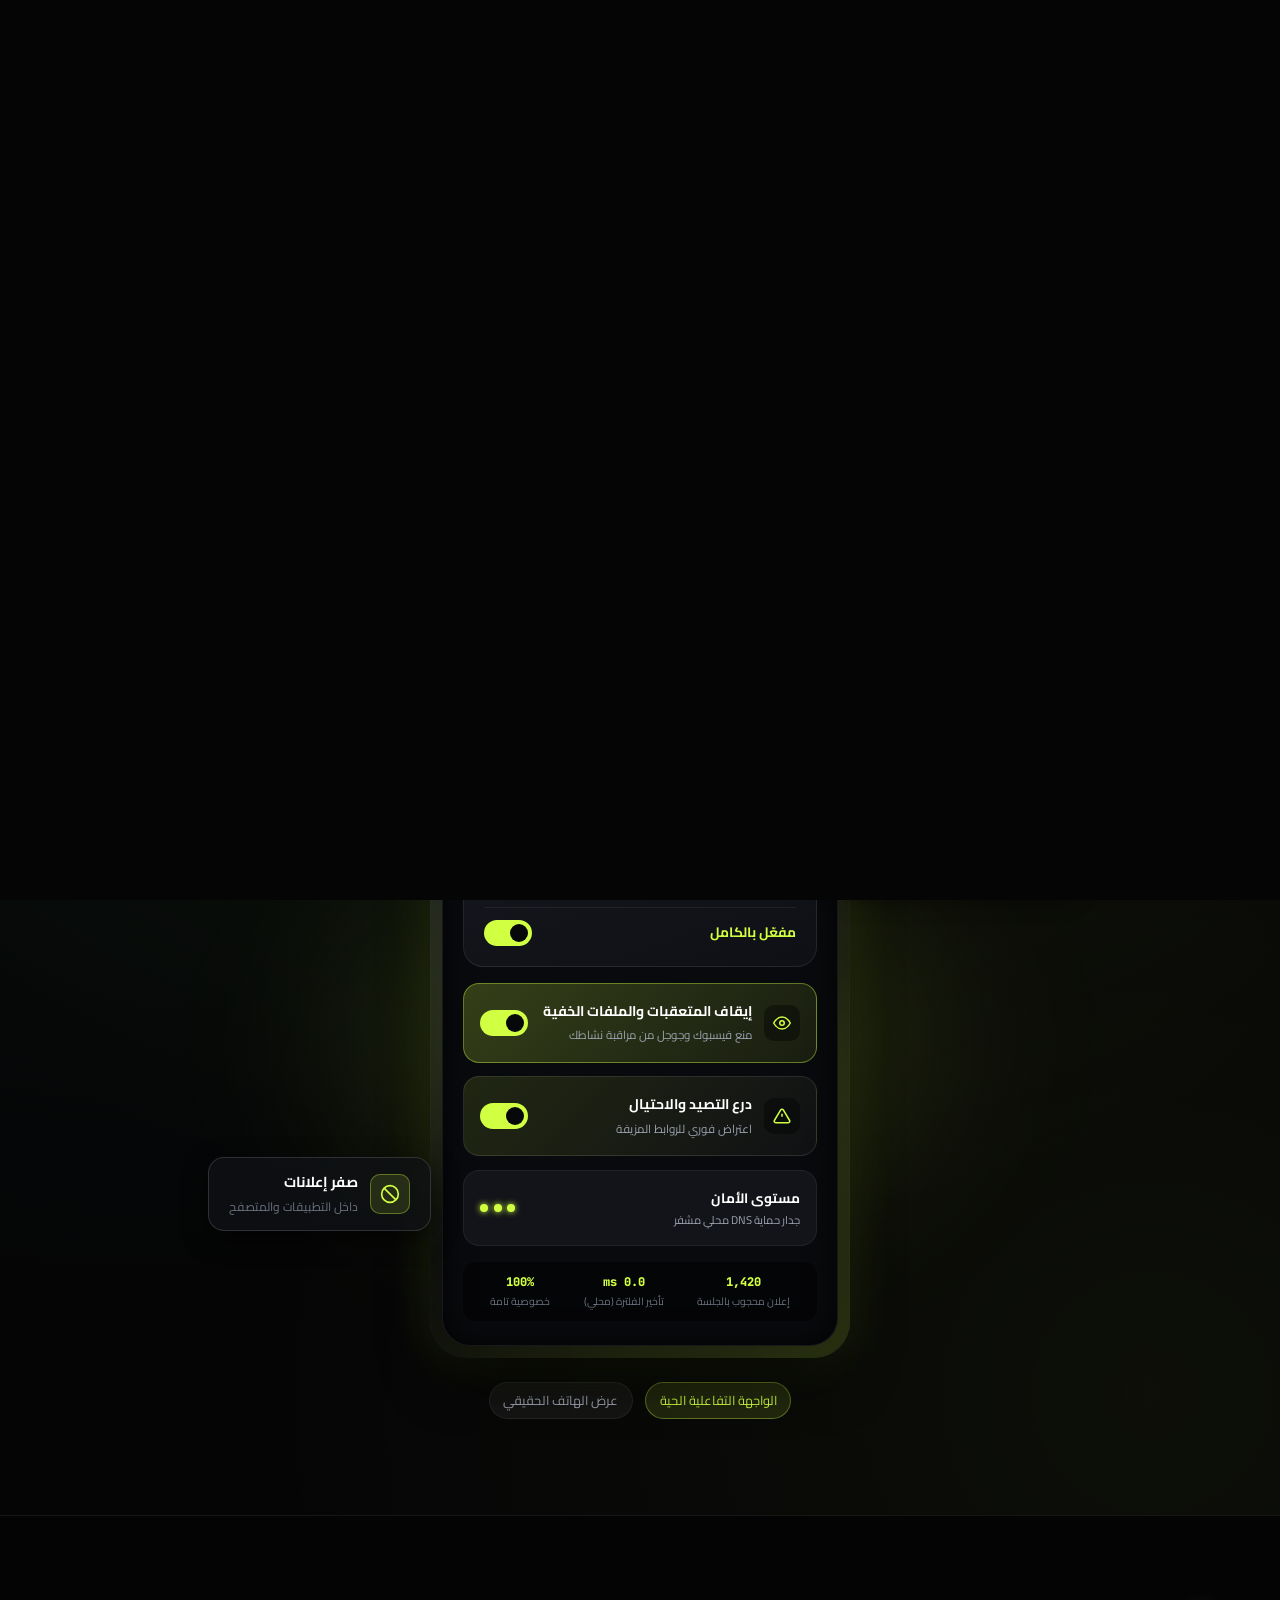
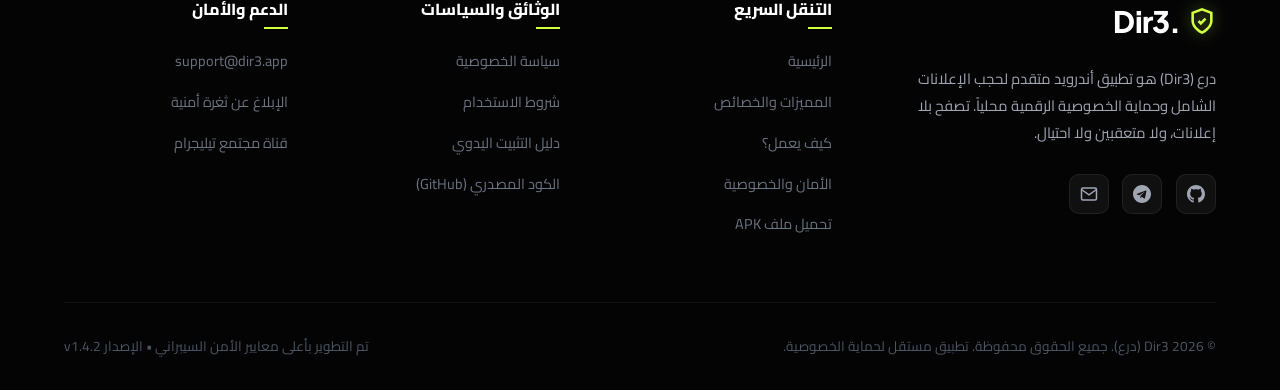
<file: index.html>
<!DOCTYPE html>
<html lang="ar" dir="rtl">
<head>
  <meta charset="UTF-8">
  <meta name="viewport" content="width=device-width, initial-scale=1.0">
  <title>Dir3 (درع) | الموقع الرسمي لتطبيق حجب الإعلانات وحماية الخصوصية للأندرويد</title>
  
  <!-- SEO & Social Meta Tags -->
  <link rel="canonical" href="https://nasty2009ww-web.github.io/dir3/">
  <meta name="robots" content="index, follow, max-image-preview:large, max-snippet:-1, max-video-preview:-1">
  <meta name="description" content="درع (Dir3) - الموقع الرسمي لتحميل تطبيق درع للأندرويد APK مجاناً. أقوى مانع إعلانات على مستوى النظام، إيقاف التتبع والاحتيال، وتسريع تصفح الإنترنت بدون روت.">
  <meta name="keywords" content="درع, تطبيق درع, برنامج درع, تنزيل درع, تحميل درع, درع apk, مانع الاعلانات, حجب الاعلانات, حظر الاعلانات للاندرويد, منع الاعلانات في التطبيقات, منع الاعلانات في الالعاب, تطبيق منع الاعلانات, adblocker android, dir3, dir3 apk, dir3 app, dir3 download, حماية الخصوصية, تسريع الانترنت, توفير البطارية, adblock عربي, بدون روت">
  <meta name="author" content="Dir3 Security Team">
  <meta name="theme-color" content="#050506">

  <!-- Favicon / App Icon -->
  <link rel="icon" type="image/png" href="assets/images/favicon.png?v=2">
  <link rel="shortcut icon" type="image/png" href="assets/images/favicon.png?v=2">
  <link rel="apple-touch-icon" href="assets/images/favicon.png?v=2">


  <!-- Open Graph / Facebook -->
  <meta property="og:type" content="website">
  <meta property="og:title" content="Dir3 (درع) - تصفّح بحرية. بدون إعلانات.">
  <meta property="og:description" content="تطبيق أندرويد متطور لحجب الإعلانات والمتعقبات والاحتيال مباشرة من جهازك عبر تقنية VPN المحلية.">
  <meta property="og:image" content="assets/images/hero-mockup.png">

  <!-- Twitter Card -->
  <meta name="twitter:card" content="summary_large_image">
  <meta name="twitter:title" content="Dir3 (درع) | حماية الخصوصية وحجب الإعلانات للأندرويد">
  <meta name="twitter:description" content="تصفح بلا إعلانات، ولا متعقبين ولا احتيال. احصل على ملف APK الرسمي.">
  <meta name="twitter:image" content="assets/images/hero-mockup.png">

  <!-- Google Fonts: Cairo for sleek modern Arabic & Plus Jakarta Sans for numbers/brand -->
  <link rel="preconnect" href="https://fonts.googleapis.com">
  <link rel="preconnect" href="https://fonts.gstatic.com" crossorigin>
  <link href="https://fonts.googleapis.com/css2?family=Cairo:wght@400;500;600;700;800;900&family=Plus+Jakarta+Sans:wght@500;700;800&family=JetBrains+Mono:wght@500&display=swap" rel="stylesheet">

  <!-- Stylesheets -->
  <link rel="stylesheet" href="css/style.css">
  <link rel="stylesheet" href="css/animations.css">

  <!-- Structured Data (JSON-LD) for SoftwareApplication -->
  <script type="application/ld+json">
  {
    "@context": "https://schema.org",
    "@type": "SoftwareApplication",
    "name": "Dir3 (درع)",
    "operatingSystem": "Android 8.0+",
    "applicationCategory": "SecurityApplication",
    "offers": {
      "@type": "Offer",
      "price": "0",
      "priceCurrency": "USD"
    },
    "description": "نظام حماية خصوصية وحجب إعلانات شامل على مستوى نظام أندرويد باستخدام فلترة محلية عبر الجهاز دون خوادم طرف ثالث.",
    "softwareVersion": "1.4.2"
  }
  </script>
</head>
<body>

  <!-- ====== Cinematic Video Intro Splash Screen ====== -->
  <div id="dir3-video-intro" class="video-intro-overlay" aria-hidden="true">
    <div class="video-intro-container">
      <video id="introVideo" class="intro-video-player" playsinline muted autoplay preload="auto" style="object-fit: contain; width: 100%; height: 100%; background: #050506;">
        <source src="gemini_generated_video_9db4b39d.mp4" type="video/mp4">
      </video>
    </div>
  </div>
  <script>
    (function() {
      const overlay = document.getElementById('dir3-video-intro');
      const video = document.getElementById('introVideo');
      if (!overlay || !video) return;

      document.documentElement.classList.add('intro-active');
      document.body.classList.add('intro-active');

      let finished = false;
      function finishIntro() {
        if (finished) return;
        finished = true;
        overlay.classList.add('is-finished');
        document.documentElement.classList.remove('intro-active');
        document.body.classList.remove('intro-active');
        setTimeout(function() {
          if (overlay.parentNode) {
            overlay.parentNode.removeChild(overlay);
          }
        }, 1000);
      }

      video.muted = true;
      const playPromise = video.play();
      if (playPromise !== undefined) {
        playPromise.catch(function() {
          finishIntro();
        });
      }

      video.addEventListener('ended', finishIntro);

      video.addEventListener('loadedmetadata', function() {
        const dur = video.duration;
        if (dur && !isNaN(dur) && isFinite(dur)) {
          setTimeout(finishIntro, (dur * 1000) + 300);
        }
      });

      // Safety fallback timeout
      setTimeout(finishIntro, 8000);
    })();
  </script>

<!-- Cyber Matrix Grid Background -->
  <div class="cyber-grid-bg" aria-hidden="true"></div>

  <!-- ==========================================================================
       1. Navigation Header
       ========================================================================== -->
  <header class="site-header" id="navbar">
    <div class="container nav-container">
      
      <!-- Brand Logo -->
      <a href="index.html" class="brand-logo" aria-label="الصفحة الرئيسية لتطبيق درع">
        <svg class="shield-icon" viewBox="0 0 24 24" fill="none" stroke="currentColor" stroke-width="2.2" stroke-linecap="round" stroke-linejoin="round">
          <path d="M12 22s8-4 8-10V5l-8-3-8 3v7c0 6 8 10 8 10z"/>
          <path d="m9 12 2 2 4-4"/>
        </svg>
        <span>.Dir3</span>
        <span class="brand-arabic-badge">درع</span>
      </a>

      <!-- Desktop Nav Menu -->
      <nav aria-label="القائمة الرئيسية">
        <ul class="nav-menu" id="navMenu">
          <li><a href="index.html" class="nav-link active">الرئيسية</a></li>
          <li><a href="features.html" class="nav-link">المميزات</a></li>
          <li><a href="how-it-works.html" class="nav-link">كيف يعمل؟</a></li>
          <li><a href="privacy.html" class="nav-link">الخصوصية والأمان</a></li>
          <li><a href="faq.html" class="nav-link">الأسئلة الشائعة</a></li>
        </ul>
      </nav>

      <!-- Nav CTA & Mobile Menu Button -->
      <div class="nav-actions">
        <a href="download.html" class="btn btn-primary btn-sm shimmer-btn">
          <svg viewBox="0 0 24 24" fill="none" stroke="currentColor" stroke-width="2.5" stroke-linecap="round" stroke-linejoin="round">
            <path d="M21 15v4a2 2 0 0 1-2 2H5a2 2 0 0 1-2-2v-4"/>
            <polyline points="7 10 12 15 17 10"/>
            <line x1="12" y1="15" x2="12" y2="3"/>
          </svg>
          <span>تحميل APK</span>
        </a>

        <button class="mobile-toggle" aria-label="فتح القائمة" aria-expanded="false" id="mobileMenuToggle">
          <span></span>
          <span></span>
          <span></span>
        </button>
      </div>

    </div>
  </header>

  <main>
    <!-- ==========================================================================
         2. Hero Section
         ========================================================================== -->
    <section class="hero-section" id="home">
      <div class="hero-glow-sphere" aria-hidden="true"></div>

      <div class="container">
        <div class="hero-content reveal">
          
          <!-- Smart Security Badge -->
          <div class="hero-badge-wrap">
            <div class="badge-pill">
              <span class="pulse-dot"></span>
              <span>حماية ذكية لهاتفك • بدون روت</span>
            </div>
          </div>

          <!-- Main Headlines -->
          <h1 class="hero-title">
            تصفّح بحرية.<br>
            <span class="text-neon">بدون إعلانات.</span>
          </h1>

          <!-- Subtitle -->
          <p class="hero-subtitle">
            درع يحمي خصوصيتك ويحجب الإعلانات والمتعقبات والاحتيالات مباشرة من جهازك. تصفح بلا إعلانات، ولا متعقبين ولا احتيال.
          </p>

          <!-- Action Buttons -->
          <div class="hero-cta-group">
            <a href="https://files.catbox.moe/pb0m6e.apk" class="btn btn-primary btn-lg shimmer-btn action-download-apk" download>
              <svg viewBox="0 0 24 24" fill="none" stroke="currentColor" stroke-width="2.5" stroke-linecap="round" stroke-linejoin="round">
                <path d="M21 15v4a2 2 0 0 1-2 2H5a2 2 0 0 1-2-2v-4"/>
                <polyline points="7 10 12 15 17 10"/>
                <line x1="12" y1="15" x2="12" y2="3"/>
              </svg>
              <span>تحميل Dir3 مجاناً</span>
            </a>

            <a href="features.html" class="btn btn-secondary btn-lg">
              <span>استكشف المميزات</span>
              <svg viewBox="0 0 24 24" fill="none" stroke="currentColor" stroke-width="2" stroke-linecap="round" stroke-linejoin="round">
                <polyline points="15 18 9 12 15 6"></polyline>
              </svg>
            </a>
          </div>

          <!-- Android Compatibility Meta -->
          <div class="hero-android-meta">
            <span>
              <svg viewBox="0 0 24 24" fill="none" stroke="currentColor" stroke-width="2" width="16" height="16">
                <rect x="5" y="2" width="14" height="20" rx="2" ry="2"></rect>
                <line x1="12" y1="18" x2="12.01" y2="18"></line>
              </svg>
              Android APK
            </span>
            <span class="separator"></span>
            <span>تحميل مباشر وآمن</span>
            <span class="separator"></span>
            <span data-config="file-size">18.4 ميجابايت</span>
          </div>

        </div>

        <!-- Realistic Smartphone Mockup Showcase -->
        <div class="hero-mockup-showcase reveal delay-1">
          <div class="mockup-ambient-glow" aria-hidden="true"></div>

          <!-- Floating Cyber Metric Badges -->
          <div class="floating-badge badge-right" aria-hidden="true">
            <div class="badge-icon-box">
              <svg viewBox="0 0 24 24" fill="none" stroke="currentColor" stroke-width="2">
                <path d="M12 22s8-4 8-10V5l-8-3-8 3v7c0 6 8 10 8 10z"/>
              </svg>
            </div>
            <div class="badge-text-box">
              <h5>فلترة محلية 100%</h5>
              <p>بدون إرسال طلباتك للسحابة</p>
            </div>
          </div>

          <div class="floating-badge badge-left" aria-hidden="true">
            <div class="badge-icon-box">
              <svg viewBox="0 0 24 24" fill="none" stroke="currentColor" stroke-width="2">
                <circle cx="12" cy="12" r="10"></circle>
                <line x1="4.93" y1="4.93" x2="19.07" y2="19.07"></line>
              </svg>
            </div>
            <div class="badge-text-box">
              <h5>صفر إعلانات</h5>
              <p>داخل التطبيقات والمتصفح</p>
            </div>
          </div>

          <!-- Interactive Simulator Mockup -->
          <div id="simMockupWrapper">
            <div class="phone-mockup-card">
              <div class="phone-screen">
                
                <!-- Status Bar -->
                <div class="phone-status-bar">
                  <span>9:41</span>
                  <div class="status-icons">
                    <svg viewBox="0 0 24 24" fill="currentColor"><path d="M12 3c-4.97 0-9 4.03-9 9 0 2.12.74 4.07 1.97 5.61L12 22l7.03-4.39C20.26 16.07 21 14.12 21 12c0-4.97-4.03-9-9-9z"/></svg>
                    <svg viewBox="0 0 24 24" fill="currentColor"><path d="M15.67 4H14V2h-4v2H8.33C7.6 4 7 4.6 7 5.33v15.33C7 21.4 7.6 22 8.33 22h7.33c.74 0 1.34-.6 1.34-1.33V5.33C17 4.6 16.4 4 15.67 4z"/></svg>
                  </div>
                </div>

                <!-- App Header -->
                <div class="app-header">
                  <div class="app-brand">
                    <svg class="shield-icon-sm" viewBox="0 0 24 24" fill="none" stroke="currentColor" stroke-width="2.5">
                      <path d="M12 22s8-4 8-10V5l-8-3-8 3v7c0 6 8 10 8 10z"/>
                      <path d="m9 12 2 2 4-4"/>
                    </svg>
                    <span>Dir3 Shield</span>
                  </div>
                  <div class="app-status-badge" id="mockupStatusBadge">
                    <span class="mini-dot"></span>
                    الحماية نشطة
                  </div>
                </div>

                <!-- Main AdBlock Switch Card -->
                <div class="app-card-main">
                  <div class="app-card-title">
                    <svg viewBox="0 0 24 24" fill="none" stroke="var(--color-accent)" stroke-width="2" width="18" height="18">
                      <rect x="3" y="11" width="18" height="11" rx="2" ry="2"></rect>
                      <path d="M7 11V7a5 5 0 0 1 10 0v4"></path>
                    </svg>
                    <span>حجب الإعلانات الشامل</span>
                  </div>
                  <p class="app-card-desc">
                    أنت تتصفح بأمان فائق الآن. يتم فحص كل طلب محلياً وحجب الإعلانات والمتعقبات فوراً.
                  </p>
                  <div class="app-main-toggle-wrap">
                    <span class="app-toggle-state-text" id="mockupToggleText">مفعّل بالكامل</span>
                    <label class="mockup-switch" aria-label="تفعيل أو إيقاف الحماية الرئيسية">
                      <input type="checkbox" id="mockupMainToggle" checked>
                      <span class="switch-slider"></span>
                    </label>
                  </div>
                </div>

                <!-- Card 2: Trackers -->
                <div class="app-card-lime">
                  <div class="card-info-flex">
                    <div class="card-info-icon">
                      <svg viewBox="0 0 24 24" fill="none" stroke="currentColor" stroke-width="2">
                        <path d="M1 12s4-8 11-8 11 8 11 8-4 8-11 8-11-8-11-8z"></path>
                        <circle cx="12" cy="12" r="3"></circle>
                      </svg>
                    </div>
                    <div class="card-info-text">
                      <h4>إيقاف المتعقبات والملفات الخفية</h4>
                      <p>منع فيسبوك وجوجل من مراقبة نشاطك</p>
                    </div>
                  </div>
                  <label class="mockup-switch" aria-label="تفعيل أو إيقاف حظر المتعقبات">
                    <input type="checkbox" id="mockupTrackerToggle" checked>
                    <span class="switch-slider"></span>
                  </label>
                </div>

                <!-- Card 3: Scam & Phishing -->
                <div class="app-card-lime-soft">
                  <div class="card-info-flex">
                    <div class="card-info-icon">
                      <svg viewBox="0 0 24 24" fill="none" stroke="currentColor" stroke-width="2">
                        <path d="M10.29 3.86L1.82 18a2 2 0 0 0 1.71 3h16.94a2 2 0 0 0 1.71-3L13.71 3.86a2 2 0 0 0-3.42 0z"></path>
                        <line x1="12" y1="9" x2="12" y2="13"></line>
                        <line x1="12" y1="17" x2="12.01" y2="17"></line>
                      </svg>
                    </div>
                    <div class="card-info-text">
                      <h4>درع التصيد والاحتيال</h4>
                      <p>اعتراض فوري للروابط المزيفة</p>
                    </div>
                  </div>
                  <label class="mockup-switch" aria-label="تفعيل أو إيقاف حماية التصيد">
                    <input type="checkbox" id="mockupScamToggle" checked>
                    <span class="switch-slider"></span>
                  </label>
                </div>

                <!-- Card 4: Security Level -->
                <div class="app-security-level">
                  <div>
                    <h5 style="font-size:0.85rem; font-weight:700;">مستوى الأمان</h5>
                    <p style="font-size:0.7rem; color:#9CA3AF;">جدار حماية DNS محلي مشفر</p>
                  </div>
                  <div class="security-level-dots">
                    <span class="sec-dot"></span>
                    <span class="sec-dot"></span>
                    <span class="sec-dot"></span>
                  </div>
                </div>

                <!-- Live Counter Strip -->
                <div class="phone-live-stats">
                  <div class="live-stat-item">
                    <div class="live-stat-val" id="liveAdsCount">1,420</div>
                    <div class="live-stat-lbl">إعلان محجوب بالجلسة</div>
                  </div>
                  <div class="live-stat-item">
                    <div class="live-stat-val">0.0 ms</div>
                    <div class="live-stat-lbl">تأخير الفلترة (محلي)</div>
                  </div>
                  <div class="live-stat-item">
                    <div class="live-stat-val">100%</div>
                    <div class="live-stat-lbl">خصوصية تامة</div>
                  </div>
                </div>

              </div>
            </div>
          </div>

          <!-- Realistic Mockup Image View (Fallback/Switchable) -->
          <div id="realMockupWrapper" style="display:none;">
            <div class="phone-mockup-card" style="padding:0; overflow:hidden;">
              <img src="assets/images/hero-mockup.png" alt="واجهة تطبيق Dir3 درع على هاتف أندرويد" style="width:100%; height:auto; display:block;">
            </div>
          </div>

          <!-- Mockup View Toggle Bar -->
          <div class="mockup-toggle-bar">
            <button class="mockup-toggle-btn active" id="btnSimView">الواجهة التفاعلية الحية</button>
            <button class="mockup-toggle-btn" id="btnRealView">عرض الهاتف الحقيقي</button>
          </div>

        </div>

      </div>
    </section>
  </main>

  <!-- ==========================================================================
       9. Footer
       ========================================================================== -->
  <footer class="site-footer">
    <div class="container">
      
      <div class="footer-top">
        
        <!-- Brand Info -->
        <div class="footer-brand-col">
          <a href="index.html" class="brand-logo" aria-label="شعار درع">
            <svg class="shield-icon" viewBox="0 0 24 24" fill="none" stroke="currentColor" stroke-width="2.2">
              <path d="M12 22s8-4 8-10V5l-8-3-8 3v7c0 6 8 10 8 10z"/>
              <path d="m9 12 2 2 4-4"/>
            </svg>
            <span>.Dir3</span>
          </a>
          <p>
            درع (Dir3) هو تطبيق أندرويد متقدم لحجب الإعلانات الشامل وحماية الخصوصية الرقمية محلياً. تصفح بلا إعلانات، ولا متعقبين ولا احتيال.
          </p>
          <div class="footer-social-links">
            <a href="https://github.com/dir3-shield/dir3-android" class="social-btn" target="_blank" rel="noopener noreferrer" aria-label="GitHub Repository">
              <svg viewBox="0 0 24 24" fill="currentColor">
                <path d="M12 0c-6.626 0-12 5.373-12 12 0 5.302 3.438 9.8 8.207 11.387.599.111.793-.261.793-.577v-2.234c-3.338.726-4.033-1.416-4.033-1.416-.546-1.387-1.333-1.756-1.333-1.756-1.089-.745.083-.729.083-.729 1.205.084 1.839 1.237 1.839 1.237 1.07 1.834 2.807 1.304 3.492.997.107-.775.418-1.305.762-1.604-2.665-.305-5.467-1.334-5.467-5.931 0-1.311.469-2.381 1.236-3.221-.124-.303-.535-1.524.117-3.176 0 0 1.008-.322 3.301 1.23.957-.266 1.983-.399 3.003-.404 1.02.005 2.047.138 3.006.404 2.291-1.552 3.297-1.23 3.297-1.23.653 1.653.242 2.874.118 3.176.77.84 1.235 1.911 1.235 3.221 0 4.609-2.807 5.624-5.479 5.921.43.372.823 1.102.823 2.222v3.293c0 .319.192.694.801.576 4.765-1.589 8.199-6.086 8.199-11.386 0-6.627-5.373-12-12-12z"/>
              </svg>
            </a>
            <a href="https://t.me/dir3_app" class="social-btn" target="_blank" rel="noopener noreferrer" aria-label="Telegram Channel">
              <svg viewBox="0 0 24 24" fill="currentColor">
                <path d="M12 0C5.373 0 0 5.373 0 12s5.373 12 12 12 12-5.373 12-12S18.627 0 12 0zm5.894 8.221l-1.97 9.28c-.145.658-.537.818-1.084.508l-3-2.21-1.446 1.394c-.14.18-.357.295-.6.295-.002 0-.003 0-.005 0l.213-3.054 5.56-5.022c.24-.213-.054-.334-.373-.121l-6.869 4.326-2.96-.924c-.643-.204-.657-.643.136-.953l11.57-4.458c.538-.196 1.006.128.832.943z"/>
              </svg>
            </a>
            <a href="mailto:support@dir3.app" class="social-btn" aria-label="Contact Email">
              <svg viewBox="0 0 24 24" fill="none" stroke="currentColor" stroke-width="2">
                <path d="M4 4h16c1.1 0 2 .9 2 2v12c0 1.1-.9 2-2 2H4c-1.1 0-2-.9-2-2V6c0-1.1.9-2 2-2z"></path>
                <polyline points="22,6 12,13 2,6"></polyline>
              </svg>
            </a>
          </div>
        </div>

        <!-- Links Col 1 -->
        <div class="footer-links-col">
          <h4 class="footer-col-title">التنقل السريع</h4>
          <ul class="footer-links">
            <li><a href="index.html">الرئيسية</a></li>
            <li><a href="features.html">المميزات والخصائص</a></li>
            <li><a href="how-it-works.html">كيف يعمل؟</a></li>
            <li><a href="privacy.html">الأمان والخصوصية</a></li>
            <li><a href="download.html">تحميل ملف APK</a></li>
          </ul>
        </div>

        <!-- Links Col 2 -->
        <div class="footer-links-col">
          <h4 class="footer-col-title">الوثائق والسياسات</h4>
          <ul class="footer-links">
            <li><a href="privacy.html">سياسة الخصوصية</a></li>
            <li><a href="terms.html">شروط الاستخدام</a></li>
            <li><a href="download.html#install-guide">دليل التثبيت اليدوي</a></li>
            <li><a href="https://github.com/dir3-shield/dir3-android" target="_blank" rel="noopener noreferrer">الكود المصدري (GitHub)</a></li>
          </ul>
        </div>

        <!-- Links Col 3 -->
        <div class="footer-links-col">
          <h4 class="footer-col-title">الدعم والأمان</h4>
          <ul class="footer-links">
            <li><a href="mailto:support@dir3.app">support@dir3.app</a></li>
            <li><a href="mailto:security@dir3.app">الإبلاغ عن ثغرة أمنية</a></li>
            <li><a href="https://t.me/dir3_app" target="_blank" rel="noopener noreferrer">قناة مجتمع تيليجرام</a></li>
          </ul>
        </div>

      </div>

      <!-- Footer Bottom -->
      <div class="footer-bottom">
        <div>
          © 2026 Dir3 (درع). جميع الحقوق محفوظة. تطبيق مستقل لحماية الخصوصية.
        </div>
        <div>
          تم التطوير بأعلى معايير الأمن السيبراني • الإصدار <span data-config="app-version">v1.4.2</span>
        </div>
      </div>

    </div>
  </footer>

  <!-- Scripts -->
  <script src="js/config.js"></script>
  <script src="js/main.js"></script>
</body>
</html>
</file>
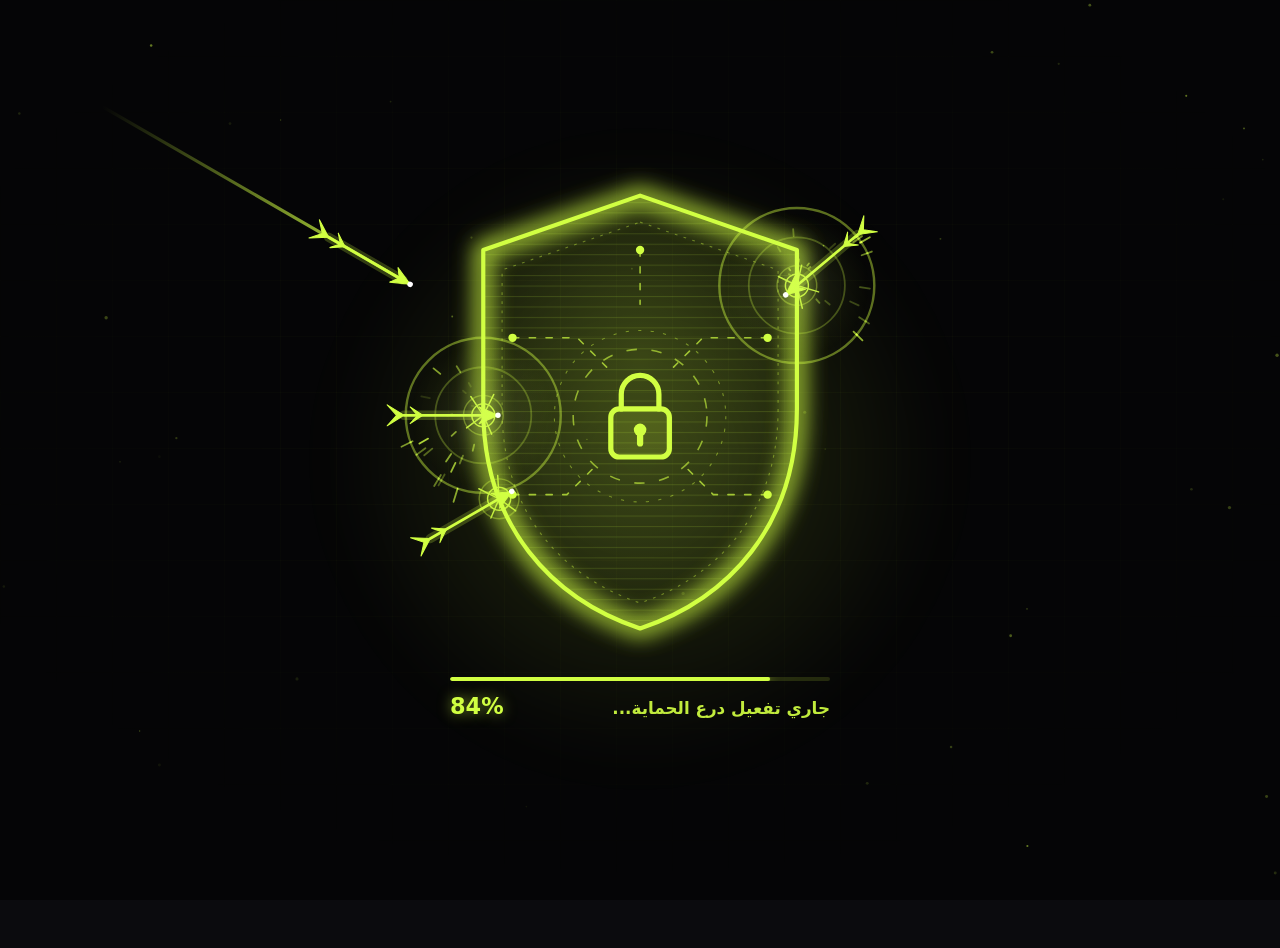
<file: dir3-loader.html>
<!DOCTYPE html>
<html lang="ar" dir="rtl" class="dir3-loading">
<head>
<meta charset="utf-8">
<meta name="viewport" content="width=device-width, initial-scale=1, viewport-fit=cover">
<title>Dir3</title>
<style>
/* ====== صفحة تجريبية (استبدلها بمحتوى موقعك) ====== */
html,body{margin:0;background:#0b0b0e;color:#eef4da;font-family:"Cairo","Tajawal","Segoe UI",Tahoma,system-ui,sans-serif}
main{min-height:100svh;display:grid;place-content:center;text-align:center;gap:12px;padding:24px}
main h1{margin:0;font-size:clamp(2rem,6vw,3.5rem);color:#D1FF42}
main p{margin:0;opacity:.75}

/* ====== DIR3 LOADER : CSS ====== */
html.dir3-loading{overflow:hidden}
#dir3-loader{--lime:#D1FF42;--la:209,255,66;position:fixed;inset:0;z-index:99999;background:#050506;color:var(--lime);display:grid;place-items:center;overflow:hidden;
  opacity:1;visibility:visible;transition:opacity .8s ease,visibility 0s linear 0s;font-family:"Cairo","Tajawal","Segoe UI",Tahoma,system-ui,sans-serif}
#dir3-loader.is-done{opacity:0;visibility:hidden;pointer-events:none;transition:opacity .8s ease,visibility 0s linear .8s}
#dir3-loader::before{content:"";position:absolute;inset:0;pointer-events:none;
  background:linear-gradient(rgba(var(--la),.035) 1px,transparent 1px) 0 0/56px 56px,linear-gradient(90deg,rgba(var(--la),.035) 1px,transparent 1px) 0 0/56px 56px;
  -webkit-mask:radial-gradient(ellipse 60% 55% at 50% 45%,#000,transparent);mask:radial-gradient(ellipse 60% 55% at 50% 45%,#000,transparent)}
#dir3-loader canvas{position:absolute;inset:0;width:100%;height:100%;z-index:2;pointer-events:none}
#dir3-loader .stage{position:relative;z-index:1;display:flex;flex-direction:column;align-items:center;gap:clamp(18px,4svh,36px);padding:0 20px}
#dir3-loader .stage::before{content:"";position:absolute;top:-6%;width:min(88vw,620px);aspect-ratio:1;border-radius:50%;background:radial-gradient(closest-side,rgba(var(--la),.17),transparent);filter:blur(30px);animation:d3-breathe 4s ease-in-out infinite}
#d3-shield{position:relative;height:min(54svh,460px);aspect-ratio:400/440;width:auto;overflow:visible}
#d3-shield .halo{animation:d3-breathe 3s ease-in-out infinite}
#d3-shield .pulse{transform-box:fill-box;transform-origin:center;animation:d3-ring 3.4s ease-out infinite}
#d3-shield .scan{animation:d3-scan 2.4s linear infinite}
#d3-shield .spin{transform-box:fill-box;transform-origin:center;animation:d3-rot 18s linear infinite}
#d3-shield .spin2{animation-duration:11s;animation-direction:reverse}
#d3-shield .trace{stroke-dasharray:6 10;animation:d3-dash 1.6s linear infinite}
#d3-flash{opacity:0}
.d3-arrow .trail,.d3-arrow .scar{transition:opacity .5s}
.d3-arrow .scar{opacity:0}
.d3-arrow.hit .trail{opacity:0}.d3-arrow.hit .scar{opacity:.9}
.d3-arrow.hit .gl{animation:d3-glow 2.4s ease-in-out var(--dl,0s) infinite}
.is-ready .d3-arrow .gl{opacity:.8;animation:none}
@keyframes d3-breathe{50%{opacity:.55}}
@keyframes d3-ring{0%{opacity:.55;transform:scale(1)}100%{opacity:0;transform:scale(1.14)}}
@keyframes d3-scan{from{transform:translateY(-60px)}to{transform:translateY(470px)}}
@keyframes d3-rot{to{transform:rotate(360deg)}}
@keyframes d3-dash{to{stroke-dashoffset:-32}}
@keyframes d3-glow{50%{opacity:.7}0%,100%{opacity:.22}}

#dir3-loader .meter{width:min(78vw,380px);display:grid;gap:12px}
#dir3-loader .bar{height:4px;border-radius:4px;overflow:hidden;direction:ltr;background:rgba(var(--la),.14)}
#dir3-loader .fill{height:100%;border-radius:inherit;background:var(--lime);box-shadow:0 0 14px rgba(var(--la),.85);transform:scaleX(0);transform-origin:left center;will-change:transform}
#dir3-loader .row{display:flex;justify-content:space-between;align-items:baseline;gap:16px}
#dir3-loader .label{font-size:clamp(.9rem,2.8vw,1.05rem);font-weight:600;color:rgba(var(--la),.92)}
#dir3-loader .pct{direction:ltr;min-width:4ch;text-align:left;font-size:clamp(1.1rem,3.4vw,1.4rem);font-weight:700;font-variant-numeric:tabular-nums;text-shadow:0 0 14px rgba(var(--la),.55)}
@media (max-width:700px){#d3-shield{height:min(36svh,300px)}}
@media (prefers-reduced-motion:reduce){#dir3-loader *,#dir3-loader *::before{animation:none!important}#dir3-loader canvas{display:none}}
</style>
<noscript><style>#dir3-loader{display:none}html.dir3-loading{overflow:auto}</style></noscript>
  <!-- Favicon / App Icon -->
  <link rel="icon" type="image/png" href="assets/images/favicon.png?v=2">
  <link rel="shortcut icon" type="image/png" href="assets/images/favicon.png?v=2">
  <link rel="apple-touch-icon" href="assets/images/favicon.png?v=2">

</head>
<body>

<!-- ====== DIR3 LOADER : HTML (ضعه مباشرة بعد <body>) ====== -->
<div id="dir3-loader" role="progressbar" aria-label="جاري تفعيل درع الحماية" aria-valuemin="0" aria-valuemax="100" aria-valuenow="0">
  <div class="stage">
    <svg id="d3-shield" viewBox="0 0 400 440" xmlns="http://www.w3.org/2000/svg" aria-hidden="true">
      <defs>
        <path id="sh" d="M200 14 L350 66 V218 C350 330 284 400 200 428 C116 400 50 330 50 218 V66 Z"/>
        <clipPath id="clip"><use href="#sh"/></clipPath>
        <filter id="blur" x="-30%" y="-30%" width="160%" height="160%"><feGaussianBlur stdDeviation="10"/></filter>
        <radialGradient id="fillg" cx=".5" cy=".38" r=".75"><stop offset="0" stop-color="#D1FF42" stop-opacity=".17"/><stop offset="1" stop-color="#D1FF42" stop-opacity=".02"/></radialGradient>
        <linearGradient id="scang" x1="0" x2="0" y1="0" y2="1"><stop offset="0" stop-color="#D1FF42" stop-opacity="0"/><stop offset=".85" stop-color="#D1FF42" stop-opacity=".3"/><stop offset="1" stop-color="#D1FF42" stop-opacity=".9"/></linearGradient>
        <pattern id="lines" width="400" height="10" patternUnits="userSpaceOnUse"><rect width="400" height="1" fill="#D1FF42" opacity=".14"/></pattern>
        <linearGradient id="trail" gradientUnits="userSpaceOnUse" x1="-340" x2="0"><stop offset="0" stop-color="#D1FF42" stop-opacity="0"/><stop offset="1" stop-color="#D1FF42" stop-opacity=".95"/></linearGradient>
      </defs>
      <g id="d3-rig">
        <use href="#sh" class="halo" fill="none" stroke="#D1FF42" stroke-width="16" filter="url(#blur)" opacity=".85"/>
        <use href="#sh" class="pulse" fill="none" stroke="#D1FF42" stroke-width="2"/>
        <use href="#sh" fill="url(#fillg)" stroke="#D1FF42" stroke-width="4" stroke-linejoin="round"/>
        <g transform="translate(200 225) scale(.88) translate(-200 -225)"><use href="#sh" fill="none" stroke="#D1FF42" stroke-width="1.2" opacity=".4" stroke-dasharray="3 7"/></g>
        <g clip-path="url(#clip)"><rect width="400" height="440" fill="url(#lines)"/><rect class="scan" y="-60" width="400" height="60" fill="url(#scang)"/></g>
        <g fill="none" stroke="#D1FF42" stroke-linecap="round" opacity=".7"><path class="trace" stroke-width="1.5" d="M78 150 H140 L168 178 M322 150 H260 L232 178 M78 300 H130 L160 270 M322 300 H270 L240 270 M200 66 V118"/></g>
        <g fill="#D1FF42"><circle cx="78" cy="150" r="4"/><circle cx="322" cy="150" r="4"/><circle cx="78" cy="300" r="4"/><circle cx="322" cy="300" r="4"/><circle cx="200" cy="66" r="4"/></g>
        <g fill="none" stroke="#D1FF42">
          <circle class="spin" cx="200" cy="225" r="64" stroke-width="1.5" stroke-dasharray="10 14" opacity=".6"/>
          <circle class="spin spin2" cx="200" cy="225" r="82" stroke-width="1" stroke-dasharray="3 9" opacity=".45"/>
          <path d="M182 218 V204 a18 18 0 0 1 36 0 V218" stroke-width="5" stroke-linecap="round"/>
          <rect x="172" y="218" width="56" height="46" rx="8" stroke-width="5" fill="rgba(209,255,66,.14)"/>
        </g>
        <circle cx="200" cy="238" r="6" fill="#D1FF42"/><rect x="197" y="240" width="6" height="14" rx="3" fill="#D1FF42"/>
        <use id="d3-flash" href="#sh" fill="rgba(209,255,66,.28)" stroke="#F6FFD0" stroke-width="7" stroke-linejoin="round"/>
        <g id="d3-arrows"></g>
      </g>
    </svg>
    <div class="meter">
      <div class="bar"><div class="fill"></div></div>
      <div class="row">
        <span class="label">جاري تفعيل درع الحماية...</span>
        <span class="pct" aria-hidden="true">0%</span>
      </div>
    </div>
  </div>
  <canvas aria-hidden="true"></canvas>
</div>
<!-- ====== /DIR3 LOADER : HTML ====== -->

<main>
  <h1>مرحباً بك في Dir3</h1>
  <p>تم تفعيل درع الحماية. الموقع جاهز.</p>
</main>

<!-- ====== DIR3 LOADER : JS (ضعه قبل </body>) ====== -->
<script>
(() => {
'use strict';
const root = document.getElementById('dir3-loader'); if (!root) return;
const $ = s => root.querySelector(s), rand = (a, b) => a + Math.random() * (b - a);
const reduce = matchMedia('(prefers-reduced-motion: reduce)').matches;
const DURATION = reduce ? 1200 : 3400;               // مدة التحميل بالمللي ثانية
const svg = $('#d3-shield'), rig = $('#d3-rig'), layer = $('#d3-arrows'), flash = $('#d3-flash'), outline = $('#sh');
const cv = $('canvas'), ctx = cv.getContext('2d'), fill = $('.fill'), pctEl = $('.pct'), label = $('.label');
let W = 0, H = 0;
function resize() {
  const d = Math.min(devicePixelRatio || 1, 2);
  W = root.clientWidth; H = root.clientHeight; cv.width = W * d; cv.height = H * d; ctx.setTransform(d, 0, 0, d, 0, 0);
}
addEventListener('resize', resize); resize();

/* نقاط حافة الدرع (وحدات SVG) كي تستقر الأسهم بدقة على الحدود */
const CX = 200, CY = 225, edge = [], total = outline.getTotalLength();
for (let i = 0; i < 360; i++) { const p = outline.getPointAtLength(total * i / 360); edge.push({ x: p.x, y: p.y, a: Math.atan2(p.y - CY, p.x - CX) }); }
function edgePoint(phi) {
  let best = edge[0], bd = 9;
  for (const p of edge) { const d = Math.abs(Math.atan2(Math.sin(p.a - phi), Math.cos(p.a - phi))); if (d < bd) { bd = d; best = p; } }
  return best;
}

/* الأسهم */
const ARROW = `<g class="d3-arrow" fill="#D1FF42" stroke="#D1FF42" stroke-linecap="round" stroke-linejoin="round">
  <line class="trail" x1="-340" x2="0" stroke="url(#trail)" stroke-width="3"/>
  <g class="scar" fill="none" stroke-width="1.4"><circle cx="-14" r="11"/><circle cx="-14" r="19" opacity=".4"/><path d="M-14 0l-12-18M-14 0l-16 12M-14 0l10-20M-14 0l8 18"/></g>
  <line class="gl" x1="-90" x2="-8" stroke-width="9" opacity=".22"/>
  <line x1="-90" x2="-8" stroke-width="2.6"/>
  <path d="M0 0L-18 -8L-12 0L-18 8Z" stroke-width="1"/>
  <path d="M-90 0L-106 -10L-97 0L-106 10ZM-72 0L-84 -8L-77 0L-84 8Z" stroke-width="1"/>
  <circle r="2.6" fill="#fff" stroke="none"/>
</g>`;
const ANGLES = [180, -40, 150, -150, 40, -100, 0, 105];   // اتجاهات الاقتراب (أول سهم من اليسار)
const flying = []; let n = 0;
function fire(instant) {
  const phi = ANGLES[n++] * Math.PI / 180, ux = Math.cos(phi), uy = Math.sin(phi), P = edgePoint(phi);
  const a = { phi, P, ux, uy, rot: Math.atan2(-uy, -ux) * 180 / Math.PI, t: 0,
    end: { x: P.x - ux * 14, y: P.y - uy * 14 }, start: { x: P.x + ux * 720, y: P.y + uy * 720 } };
  layer.insertAdjacentHTML('beforeend', ARROW);
  a.g = layer.lastElementChild; a.g.style.setProperty('--dl', (n * .3) + 's');
  place(a, 0); if (instant) land(a, true); else flying.push(a);
}
function place(a, e) {
  const x = a.start.x + (a.end.x - a.start.x) * e, y = a.start.y + (a.end.y - a.start.y) * e;
  a.g.setAttribute('transform', `translate(${x.toFixed(2)} ${y.toFixed(2)}) rotate(${a.rot.toFixed(2)})`);
}
function land(a, quiet) {
  place(a, 1); a.g.classList.add('hit'); if (quiet) return;
  const r = svg.getBoundingClientRect(), s = r.width / 400;
  burst(r.left + a.P.x * s, r.top + a.P.y * s, s, a.phi);
  rig.animate([{ transform: `translate(${-a.ux * 5}px,${-a.uy * 5}px)` }, { transform: 'none' }], { duration: 300, easing: 'ease-out' });
  flash.animate([{ opacity: 1 }, { opacity: 0 }], { duration: 480, easing: 'ease-out' });
}
if (reduce) { while (n < ANGLES.length) fire(true); }
else ANGLES.forEach((_, i) => setTimeout(() => fire(false), 300 + i * 340));

/* مؤثرات الكانفاس: شرر، موجات صدمة، وميض، جسيمات عائمة */
const rings = [], sparks = [], flashes = [];
function burst(x, y, s, ang, big) {
  rings.push({ x, y, s, t: 0, big }); flashes.push({ x, y, s, t: 0, big });
  for (let i = 0; i < (big ? 44 : 20); i++) {
    const a = big ? rand(0, 6.283) : ang + rand(-1.3, 1.3), v = rand(90, 380) * s;
    sparks.push({ x, y, vx: Math.cos(a) * v, vy: Math.sin(a) * v, l: rand(.35, .85), m: .85 });
  }
}
const parts = Array.from({ length: W < 700 ? 22 : 44 }, () => ({ x: rand(0, W), y: rand(0, H), r: rand(.6, 1.7), v: rand(6, 22), a: rand(.15, .5), ph: rand(0, 6.28) }));

/* التقدم + الحلقة الرئيسية */
let t0 = 0, last = 0, shown = -1, raf = 0, finished = false;
const ease = t => .5 - Math.cos(Math.PI * t) / 2;
function loop(now) {
  if (!t0) t0 = last = now;
  const dt = Math.min(.05, (now - last) / 1000); last = now;
  const t = Math.min(1, (now - t0) / DURATION), p = ease(t), pc = Math.round(p * 100);
  fill.style.transform = `scaleX(${p})`;
  if (pc !== shown) { shown = pc; pctEl.textContent = pc + '%'; root.setAttribute('aria-valuenow', pc); }

  if (!reduce) {
    ctx.clearRect(0, 0, W, H); ctx.globalCompositeOperation = 'lighter';
    for (const q of parts) {
      q.y -= q.v * dt; q.x += Math.sin(now / 2200 + q.ph) * 5 * dt; if (q.y < -4) { q.y = H + 4; q.x = rand(0, W); }
      ctx.fillStyle = `rgba(209,255,66,${(q.a * (.6 + .4 * Math.sin(now / 700 + q.ph))).toFixed(3)})`;
      ctx.beginPath(); ctx.arc(q.x, q.y, q.r, 0, 6.283); ctx.fill();
    }
    for (let i = flying.length - 1; i >= 0; i--) {
      const a = flying[i]; a.t = Math.min(1, a.t + dt / .55); place(a, a.t ** 2.2);
      if (a.t === 1) { flying.splice(i, 1); land(a); }
    }
    for (let i = flashes.length - 1; i >= 0; i--) {
      const f = flashes[i]; f.t += dt / .28; if (f.t >= 1) { flashes.splice(i, 1); continue; }
      const R = (f.big ? 160 : 70) * f.s, g = ctx.createRadialGradient(f.x, f.y, 0, f.x, f.y, R);
      g.addColorStop(0, `rgba(240,255,190,${(1 - f.t) * .9})`); g.addColorStop(1, 'rgba(209,255,66,0)');
      ctx.fillStyle = g; ctx.beginPath(); ctx.arc(f.x, f.y, R, 0, 6.283); ctx.fill();
    }
    for (let i = rings.length - 1; i >= 0; i--) {
      const r = rings[i]; r.t += dt / (r.big ? .9 : .6); if (r.t >= 1) { rings.splice(i, 1); continue; }
      const R = (r.big ? 320 : 120) * r.s;
      for (const k of [1, .62]) {
        ctx.strokeStyle = `rgba(209,255,66,${((1 - r.t) ** 1.6 * k).toFixed(3)})`; ctx.lineWidth = 3.2 * (1 - r.t) * k + .6;
        ctx.beginPath(); ctx.arc(r.x, r.y, Math.pow(r.t, .55) * R * k, 0, 6.283); ctx.stroke();
      }
    }
    ctx.lineCap = 'round'; ctx.lineWidth = 1.8;
    for (let i = sparks.length - 1; i >= 0; i--) {
      const q = sparks[i]; q.l -= dt; if (q.l <= 0) { sparks.splice(i, 1); continue; }
      q.vy += 300 * dt; q.vx *= .985; q.x += q.vx * dt; q.y += q.vy * dt;
      ctx.strokeStyle = `rgba(209,255,66,${(q.l / q.m).toFixed(3)})`;
      ctx.beginPath(); ctx.moveTo(q.x, q.y); ctx.lineTo(q.x - q.vx * .035, q.y - q.vy * .035); ctx.stroke();
    }
    ctx.globalCompositeOperation = 'source-over';
  }

  if (t >= 1 && !finished && !flying.length) { finished = true; ready(); }
  raf = requestAnimationFrame(loop);
}
raf = requestAnimationFrame(loop);

/* الاكتمال: وميض كبير للدرع ثم تلاشي الشاشة بالكامل */
function ready() {
  root.classList.add('is-ready'); label.textContent = 'تم تفعيل درع الحماية';
  const r = svg.getBoundingClientRect(), s = r.width / 400;
  if (!reduce) burst(r.left + r.width / 2, r.top + r.height * .51, s, 0, true);
  flash.animate([{ opacity: 1 }, { opacity: .35 }, { opacity: 0 }], { duration: 900, easing: 'ease-out' });
  setTimeout(() => {
    root.classList.add('is-done'); document.documentElement.classList.remove('dir3-loading');
    const remove = () => { cancelAnimationFrame(raf); removeEventListener('resize', resize); root.remove(); };
    root.addEventListener('transitionend', e => { if (e.propertyName === 'opacity') remove(); }, { once: true });
    setTimeout(remove, 1500);
  }, reduce ? 200 : 650);
}
})();
</script>
<!-- ====== /DIR3 LOADER : JS ====== -->
</body>
</html>
</file>
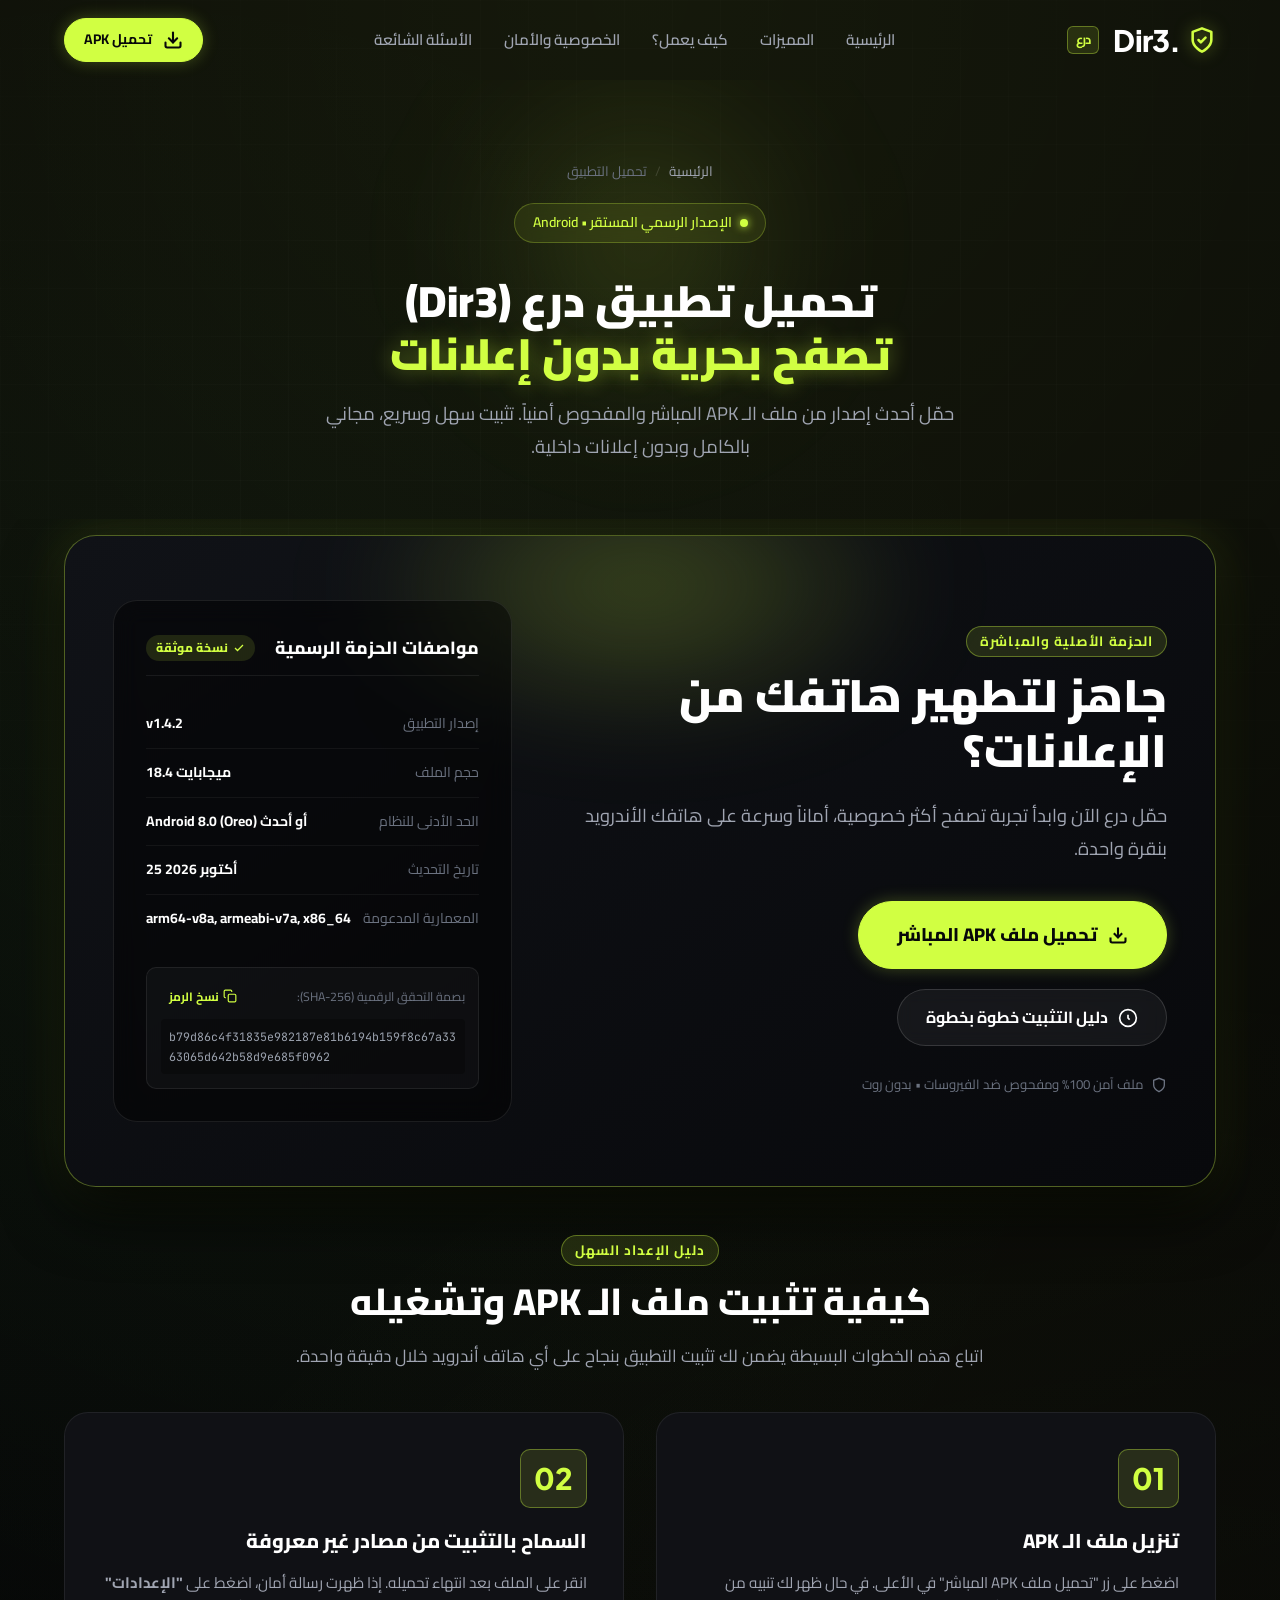
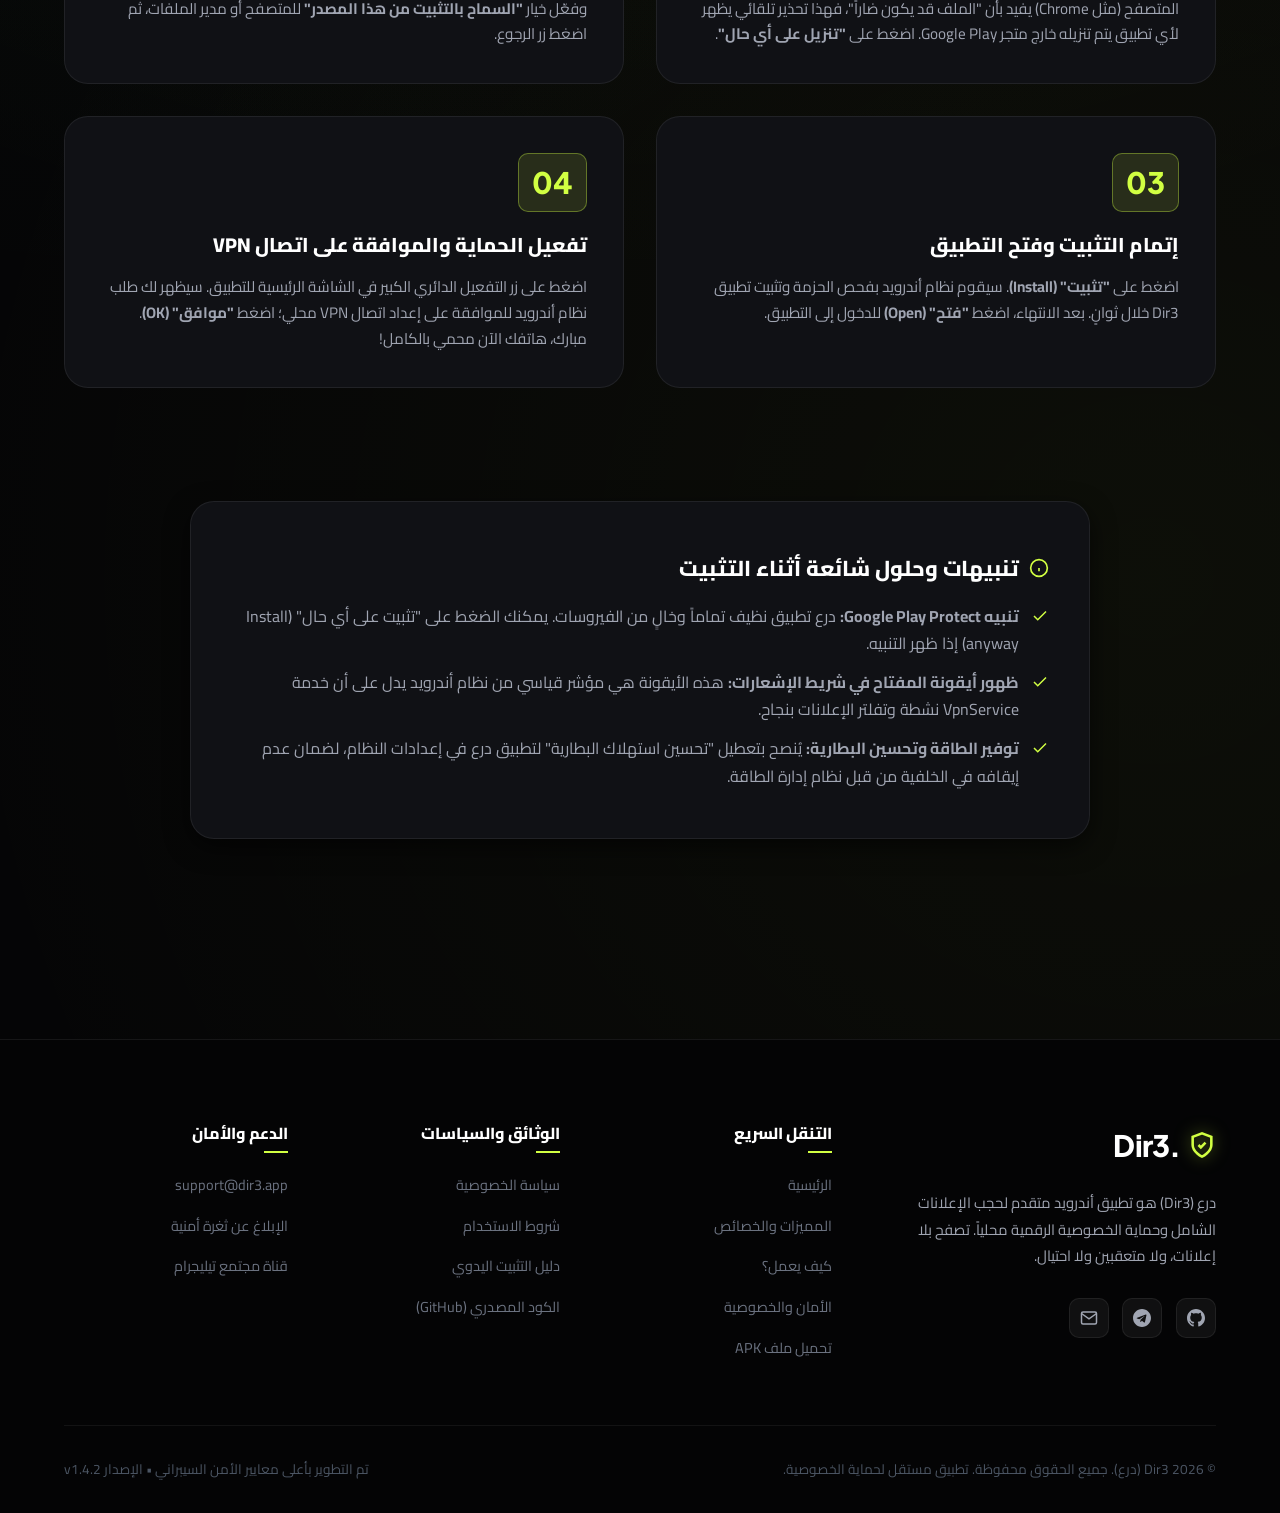
<file: download.html>
<!DOCTYPE html>
<html lang="ar" dir="rtl">
<head>
  <meta charset="UTF-8">
  <meta name="viewport" content="width=device-width, initial-scale=1.0">
  <title>تحميل درع (Dir3) | ملف APK الرسمي ودليل التثبيت السريع</title>
  
  <meta name="description" content="حمّل ملف APK الرسمي لتطبيق درع (Dir3) برابط مباشر، واطلع على بصمة التحقق SHA-256 ودليل التثبيت خطوة بخطوة لهواتف أندرويد.">
  <meta name="keywords" content="تحميل درع apk, download dir3 android apk, تثبيت مانع الإعلانات, apk no root, بصمة SHA256 درع">
  <meta name="theme-color" content="#050506">

  <!-- Favicon / App Icon -->
  <link rel="icon" type="image/png" href="assets/images/favicon.png?v=2">
  <link rel="shortcut icon" type="image/png" href="assets/images/favicon.png?v=2">
  <link rel="apple-touch-icon" href="assets/images/favicon.png?v=2">


  <!-- Google Fonts -->
  <link rel="preconnect" href="https://fonts.googleapis.com">
  <link rel="preconnect" href="https://fonts.gstatic.com" crossorigin>
  <link href="https://fonts.googleapis.com/css2?family=Cairo:wght@400;500;600;700;800;900&family=Plus+Jakarta+Sans:wght@500;700;800&family=JetBrains+Mono:wght@500&display=swap" rel="stylesheet">

  <!-- Stylesheets -->
  <link rel="stylesheet" href="css/style.css">
  <link rel="stylesheet" href="css/animations.css">
</head>
<body>

  <!-- Cyber Matrix Grid Background -->
  <div class="cyber-grid-bg" aria-hidden="true"></div>

  <!-- Header -->
  <header class="site-header" id="navbar">
    <div class="container nav-container">
      <a href="index.html" class="brand-logo" aria-label="الصفحة الرئيسية لتطبيق درع">
        <svg class="shield-icon" viewBox="0 0 24 24" fill="none" stroke="currentColor" stroke-width="2.2" stroke-linecap="round" stroke-linejoin="round">
          <path d="M12 22s8-4 8-10V5l-8-3-8 3v7c0 6 8 10 8 10z"/>
          <path d="m9 12 2 2 4-4"/>
        </svg>
        <span>.Dir3</span>
        <span class="brand-arabic-badge">درع</span>
      </a>

      <nav aria-label="القائمة الرئيسية">
        <ul class="nav-menu" id="navMenu">
          <li><a href="index.html" class="nav-link">الرئيسية</a></li>
          <li><a href="features.html" class="nav-link">المميزات</a></li>
          <li><a href="how-it-works.html" class="nav-link">كيف يعمل؟</a></li>
          <li><a href="privacy.html" class="nav-link">الخصوصية والأمان</a></li>
          <li><a href="faq.html" class="nav-link">الأسئلة الشائعة</a></li>
        </ul>
      </nav>

      <div class="nav-actions">
        <a href="download.html" class="btn btn-primary btn-sm shimmer-btn active">
          <svg viewBox="0 0 24 24" fill="none" stroke="currentColor" stroke-width="2.5" stroke-linecap="round" stroke-linejoin="round">
            <path d="M21 15v4a2 2 0 0 1-2 2H5a2 2 0 0 1-2-2v-4"/>
            <polyline points="7 10 12 15 17 10"/>
            <line x1="12" y1="15" x2="12" y2="3"/>
          </svg>
          <span>تحميل APK</span>
        </a>

        <button class="mobile-toggle" aria-label="فتح القائمة" aria-expanded="false" id="mobileMenuToggle">
          <span></span>
          <span></span>
          <span></span>
        </button>
      </div>
    </div>
  </header>

  <main>
    <!-- Subpage Hero -->
    <section class="subpage-hero">
      <div class="hero-glow-sphere" aria-hidden="true"></div>
      <div class="container">
        <div class="breadcrumb-nav">
          <a href="index.html">الرئيسية</a>
          <span class="separator">/</span>
          <span>تحميل التطبيق</span>
        </div>
        <div class="badge-pill" style="display:inline-flex; margin-bottom:1rem;">
          <span class="pulse-dot"></span>
          <span>الإصدار الرسمي المستقر • Android</span>
        </div>
        <h1 class="page-title">
          تحميل تطبيق درع (Dir3)<br>
          <span class="text-neon">تصفح بحرية بدون إعلانات</span>
        </h1>
        <p class="page-subtitle">
          حمّل أحدث إصدار من ملف الـ APK المباشر والمفحوص أمنياً. تثبيت سهل وسريع، مجاني بالكامل وبدون إعلانات داخلية.
        </p>
      </div>
    </section>

    <!-- Main Download Section -->
    <section class="download-section" style="padding-top:1rem;">
      <div class="container">
        
        <div class="download-box reveal">
          <div class="download-box-glow" aria-hidden="true"></div>

          <div class="download-grid">
            
            <!-- Left CTA Column -->
            <div class="download-cta-col">
              <span class="section-tag">الحزمة الأصلية والمباشرة</span>
              <h2>جاهز لتطهير هاتفك من الإعلانات؟</h2>
              <p>
                حمّل درع الآن وابدأ تجربة تصفح أكثر خصوصية، أماناً وسرعة على هاتفك الأندرويد بنقرة واحدة.
              </p>

              <div class="download-actions-cluster">
                <a href="https://files.catbox.moe/pb0m6e.apk" class="btn btn-primary btn-lg shimmer-btn action-download-apk" id="mainDownloadApkBtn" download>
                  <svg viewBox="0 0 24 24" fill="none" stroke="currentColor" stroke-width="2.5">
                    <path d="M21 15v4a2 2 0 0 1-2 2H5a2 2 0 0 1-2-2v-4"/>
                    <polyline points="7 10 12 15 17 10"/>
                    <line x1="12" y1="15" x2="12" y2="3"/>
                  </svg>
                  <span>تحميل ملف APK المباشر</span>
                </a>

                <a href="#install-guide" class="btn btn-secondary">
                  <svg viewBox="0 0 24 24" fill="none" stroke="currentColor" stroke-width="2">
                    <circle cx="12" cy="12" r="10"></circle>
                    <polyline points="12 8 12 12 14 14"></polyline>
                  </svg>
                  <span>دليل التثبيت خطوة بخطوة</span>
                </a>
              </div>

              <div class="download-notes">
                <svg viewBox="0 0 24 24" fill="none" stroke="currentColor" stroke-width="2" width="16" height="16">
                  <path d="M12 22s8-4 8-10V5l-8-3-8 3v7c0 6 8 10 8 10z"/>
                </svg>
                <span>ملف آمن 100% ومفحوص ضد الفيروسات • بدون روت</span>
              </div>
            </div>

            <!-- Right Specs Column -->
            <div class="download-specs-col">
              <div class="apk-specs-card">
                <div class="specs-title">
                  <span>مواصفات الحزمة الرسمية</span>
                  <span class="specs-verified-tag">
                    <svg viewBox="0 0 24 24" fill="none" stroke="currentColor" stroke-width="2.5" width="12" height="12"><polyline points="20 6 9 17 4 12"/></svg>
                    نسخة موثقة
                  </span>
                </div>

                <table class="specs-table">
                  <tbody>
                    <tr>
                      <td class="spec-name">إصدار التطبيق</td>
                      <td class="spec-val" data-config="app-version">v1.4.2</td>
                    </tr>
                    <tr>
                      <td class="spec-name">حجم الملف</td>
                      <td class="spec-val" data-config="file-size">18.4 ميجابايت</td>
                    </tr>
                    <tr>
                      <td class="spec-name">الحد الأدنى للنظام</td>
                      <td class="spec-val" data-config="min-android">Android 8.0 (Oreo)+</td>
                    </tr>
                    <tr>
                      <td class="spec-name">تاريخ التحديث</td>
                      <td class="spec-val" data-config="release-date">25 أكتوبر 2026</td>
                    </tr>
                    <tr>
                      <td class="spec-name">المعمارية المدعومة</td>
                      <td class="spec-val" data-config="target-arch">arm64-v8a, v7a</td>
                    </tr>
                  </tbody>
                </table>

                <!-- Checksum SHA-256 Box -->
                <div class="checksum-box">
                  <div class="checksum-header">
                    <span>بصمة التحقق الرقمية (SHA-256):</span>
                    <button type="button" class="btn-copy-checksum" id="btnCopyChecksum" aria-label="نسخ بصمة التشفير">
                      <svg viewBox="0 0 24 24" fill="none" stroke="currentColor" stroke-width="2" width="14" height="14">
                        <rect x="9" y="9" width="13" height="13" rx="2" ry="2"></rect>
                        <path d="M5 15H4a2 2 0 0 1-2-2V4a2 2 0 0 1 2-2h9a2 2 0 0 1 2 2v1"></path>
                      </svg>
                      <span>نسخ الرمز</span>
                    </button>
                  </div>
                  <code class="checksum-code" data-config="sha256">b79d86c4f31835e982187e81b6194b159f8c67a3363065d642b58d9e685f0962</code>
                </div>

              </div>
            </div>

          </div>
        </div>

        <!-- Detailed Step-by-Step Installation Guide -->
        <div class="install-guide-section" id="install-guide">
          <div class="section-header reveal" style="margin-bottom:2rem;">
            <span class="section-tag">دليل الإعداد السهل</span>
            <h2 class="section-title">كيفية تثبيت ملف الـ APK وتشغيله</h2>
            <p class="section-subtitle">
              اتباع هذه الخطوات البسيطة يضمن لك تثبيت التطبيق بنجاح على أي هاتف أندرويد خلال دقيقة واحدة.
            </p>
          </div>

          <div class="install-guide-grid reveal">
            <!-- Step 1 -->
            <div class="install-card">
              <div class="install-card-num">01</div>
              <h3>تنزيل ملف الـ APK</h3>
              <p>
                اضغط على زر "تحميل ملف APK المباشر" في الأعلى. في حال ظهر لك تنبيه من المتصفح (مثل Chrome) يفيد بأن "الملف قد يكون ضاراً"، فهذا تحذير تلقائي يظهر لأي تطبيق يتم تنزيله خارج متجر Google Play. اضغط على <strong>"تنزيل على أي حال"</strong>.
              </p>
            </div>

            <!-- Step 2 -->
            <div class="install-card">
              <div class="install-card-num">02</div>
              <h3>السماح بالتثبيت من مصادر غير معروفة</h3>
              <p>
                انقر على الملف بعد انتهاء تحميله. إذا ظهرت رسالة أمان، اضغط على <strong>"الإعدادات"</strong> وفعّل خيار <strong>"السماح بالتثبيت من هذا المصدر"</strong> للمتصفح أو مدير الملفات، ثم اضغط زر الرجوع.
              </p>
            </div>

            <!-- Step 3 -->
            <div class="install-card">
              <div class="install-card-num">03</div>
              <h3>إتمام التثبيت وفتح التطبيق</h3>
              <p>
                اضغط على <strong>"تثبيت" (Install)</strong>. سيقوم نظام أندرويد بفحص الحزمة وتثبيت تطبيق Dir3 خلال ثوانٍ. بعد الانتهاء، اضغط <strong>"فتح" (Open)</strong> للدخول إلى التطبيق.
              </p>
            </div>

            <!-- Step 4 -->
            <div class="install-card">
              <div class="install-card-num">04</div>
              <h3>تفعيل الحماية والموافقة على اتصال VPN</h3>
              <p>
                اضغط على زر التفعيل الدائري الكبير في الشاشة الرئيسية للتطبيق. سيظهر لك طلب نظام أندرويد للموافقة على إعداد اتصال VPN محلي؛ اضغط <strong>"موافق" (OK)</strong>. مبارك، هاتفك الآن محمي بالكامل!
              </p>
            </div>
          </div>
        </div>

        <!-- Troubleshooting Box -->
        <div class="content-doc-card reveal" style="margin-top:2rem;">
          <div class="doc-section">
            <h3>
              <svg viewBox="0 0 24 24" fill="none" stroke="currentColor" stroke-width="2"><circle cx="12" cy="12" r="10"/><path d="M12 16v-4"/><path d="M12 8h.01"/></svg>
              تنبيهات وحلول شائعة أثناء التثبيت
            </h3>
            <ul>
              <li>
                <svg viewBox="0 0 24 24" fill="none" stroke="currentColor" stroke-width="2"><polyline points="20 6 9 17 4 12"/></svg>
                <span><strong>تنبيه Google Play Protect:</strong> درع تطبيق نظيف تماماً وخالٍ من الفيروسات. يمكنك الضغط على "تثبيت على أي حال" (Install anyway) إذا ظهر التنبيه.</span>
              </li>
              <li>
                <svg viewBox="0 0 24 24" fill="none" stroke="currentColor" stroke-width="2"><polyline points="20 6 9 17 4 12"/></svg>
                <span><strong>ظهور أيقونة المفتاح في شريط الإشعارات:</strong> هذه الأيقونة هي مؤشر قياسي من نظام أندرويد يدل على أن خدمة VpnService نشطة وتفلتر الإعلانات بنجاح.</span>
              </li>
              <li>
                <svg viewBox="0 0 24 24" fill="none" stroke="currentColor" stroke-width="2"><polyline points="20 6 9 17 4 12"/></svg>
                <span><strong>توفير الطاقة وتحسين البطارية:</strong> يُنصح بتعطيل "تحسين استهلاك البطارية" لتطبيق درع في إعدادات النظام، لضمان عدم إيقافه في الخلفية من قبل نظام إدارة الطاقة.</span>
              </li>
            </ul>
          </div>
        </div>

      </div>
    </section>
  </main>

  <!-- Footer -->
  <footer class="site-footer">
    <div class="container">
      <div class="footer-top">
        <div class="footer-brand-col">
          <a href="index.html" class="brand-logo" aria-label="شعار درع">
            <svg class="shield-icon" viewBox="0 0 24 24" fill="none" stroke="currentColor" stroke-width="2.2">
              <path d="M12 22s8-4 8-10V5l-8-3-8 3v7c0 6 8 10 8 10z"/>
              <path d="m9 12 2 2 4-4"/>
            </svg>
            <span>.Dir3</span>
          </a>
          <p>
            درع (Dir3) هو تطبيق أندرويد متقدم لحجب الإعلانات الشامل وحماية الخصوصية الرقمية محلياً. تصفح بلا إعلانات، ولا متعقبين ولا احتيال.
          </p>
          <div class="footer-social-links">
            <a href="https://github.com/dir3-shield/dir3-android" class="social-btn" target="_blank" rel="noopener noreferrer" aria-label="GitHub Repository">
              <svg viewBox="0 0 24 24" fill="currentColor">
                <path d="M12 0c-6.626 0-12 5.373-12 12 0 5.302 3.438 9.8 8.207 11.387.599.111.793-.261.793-.577v-2.234c-3.338.726-4.033-1.416-4.033-1.416-.546-1.387-1.333-1.756-1.333-1.756-1.089-.745.083-.729.083-.729 1.205.084 1.839 1.237 1.839 1.237 1.07 1.834 2.807 1.304 3.492.997.107-.775.418-1.305.762-1.604-2.665-.305-5.467-1.334-5.467-5.931 0-1.311.469-2.381 1.236-3.221-.124-.303-.535-1.524.117-3.176 0 0 1.008-.322 3.301 1.23.957-.266 1.983-.399 3.003-.404 1.02.005 2.047.138 3.006.404 2.291-1.552 3.297-1.23 3.297-1.23.653 1.653.242 2.874.118 3.176.77.84 1.235 1.911 1.235 3.221 0 4.609-2.807 5.624-5.479 5.921.43.372.823 1.102.823 2.222v3.293c0 .319.192.694.801.576 4.765-1.589 8.199-6.086 8.199-11.386 0-6.627-5.373-12-12-12z"/>
              </svg>
            </a>
            <a href="https://t.me/dir3_app" class="social-btn" target="_blank" rel="noopener noreferrer" aria-label="Telegram Channel">
              <svg viewBox="0 0 24 24" fill="currentColor">
                <path d="M12 0C5.373 0 0 5.373 0 12s5.373 12 12 12 12-5.373 12-12S18.627 0 12 0zm5.894 8.221l-1.97 9.28c-.145.658-.537.818-1.084.508l-3-2.21-1.446 1.394c-.14.18-.357.295-.6.295-.002 0-.003 0-.005 0l.213-3.054 5.56-5.022c.24-.213-.054-.334-.373-.121l-6.869 4.326-2.96-.924c-.643-.204-.657-.643.136-.953l11.57-4.458c.538-.196 1.006.128.832.943z"/>
              </svg>
            </a>
            <a href="mailto:support@dir3.app" class="social-btn" aria-label="Contact Email">
              <svg viewBox="0 0 24 24" fill="none" stroke="currentColor" stroke-width="2">
                <path d="M4 4h16c1.1 0 2 .9 2 2v12c0 1.1-.9 2-2 2H4c-1.1 0-2-.9-2-2V6c0-1.1.9-2 2-2z"></path>
                <polyline points="22,6 12,13 2,6"></polyline>
              </svg>
            </a>
          </div>
        </div>

        <div class="footer-links-col">
          <h4 class="footer-col-title">التنقل السريع</h4>
          <ul class="footer-links">
            <li><a href="index.html">الرئيسية</a></li>
            <li><a href="features.html">المميزات والخصائص</a></li>
            <li><a href="how-it-works.html">كيف يعمل؟</a></li>
            <li><a href="privacy.html">الأمان والخصوصية</a></li>
            <li><a href="download.html">تحميل ملف APK</a></li>
          </ul>
        </div>

        <div class="footer-links-col">
          <h4 class="footer-col-title">الوثائق والسياسات</h4>
          <ul class="footer-links">
            <li><a href="privacy.html">سياسة الخصوصية</a></li>
            <li><a href="terms.html">شروط الاستخدام</a></li>
            <li><a href="download.html#install-guide">دليل التثبيت اليدوي</a></li>
            <li><a href="https://github.com/dir3-shield/dir3-android" target="_blank" rel="noopener noreferrer">الكود المصدري (GitHub)</a></li>
          </ul>
        </div>

        <div class="footer-links-col">
          <h4 class="footer-col-title">الدعم والأمان</h4>
          <ul class="footer-links">
            <li><a href="mailto:support@dir3.app">support@dir3.app</a></li>
            <li><a href="mailto:security@dir3.app">الإبلاغ عن ثغرة أمنية</a></li>
            <li><a href="https://t.me/dir3_app" target="_blank" rel="noopener noreferrer">قناة مجتمع تيليجرام</a></li>
          </ul>
        </div>
      </div>

      <div class="footer-bottom">
        <div>
          © 2026 Dir3 (درع). جميع الحقوق محفوظة. تطبيق مستقل لحماية الخصوصية.
        </div>
        <div>
          تم التطوير بأعلى معايير الأمن السيبراني • الإصدار <span data-config="app-version">v1.4.2</span>
        </div>
      </div>
    </div>
  </footer>

  <script src="js/config.js"></script>
  <script src="js/main.js"></script>
</body>
</html>
</file>
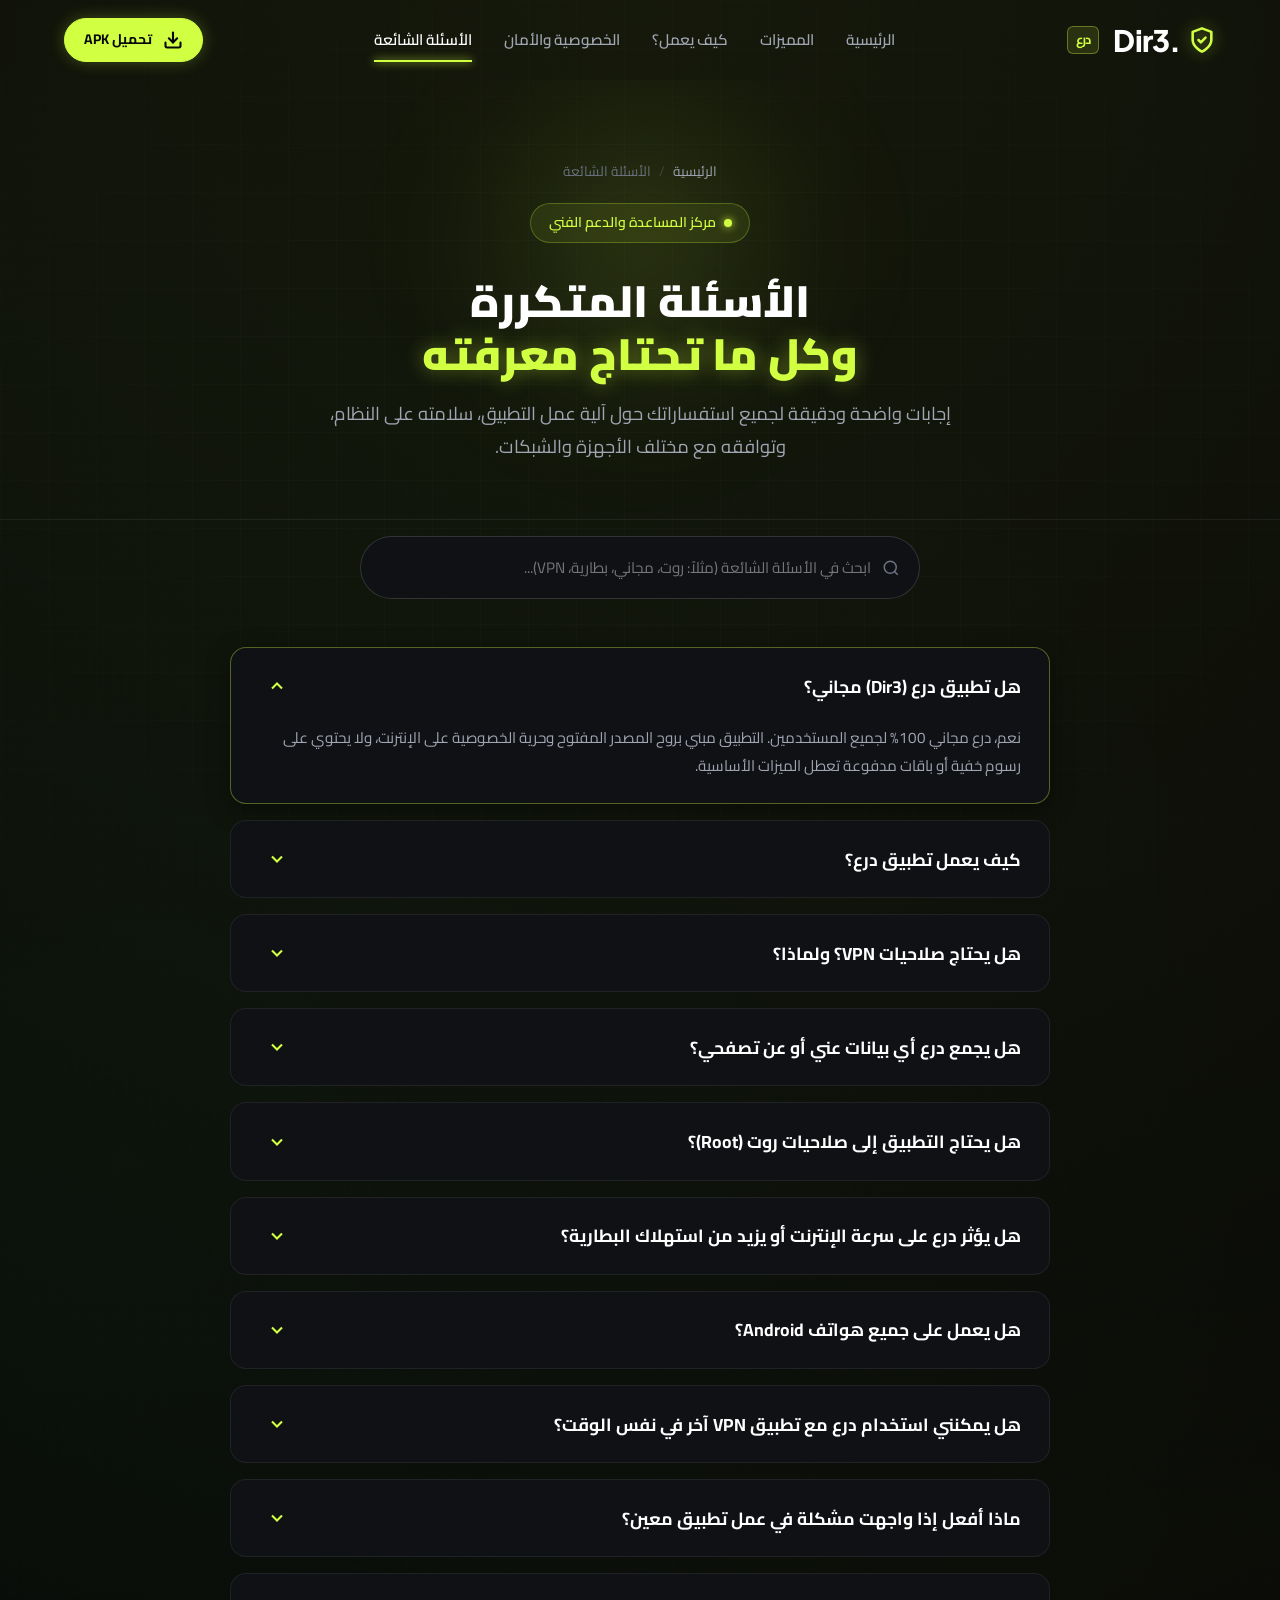
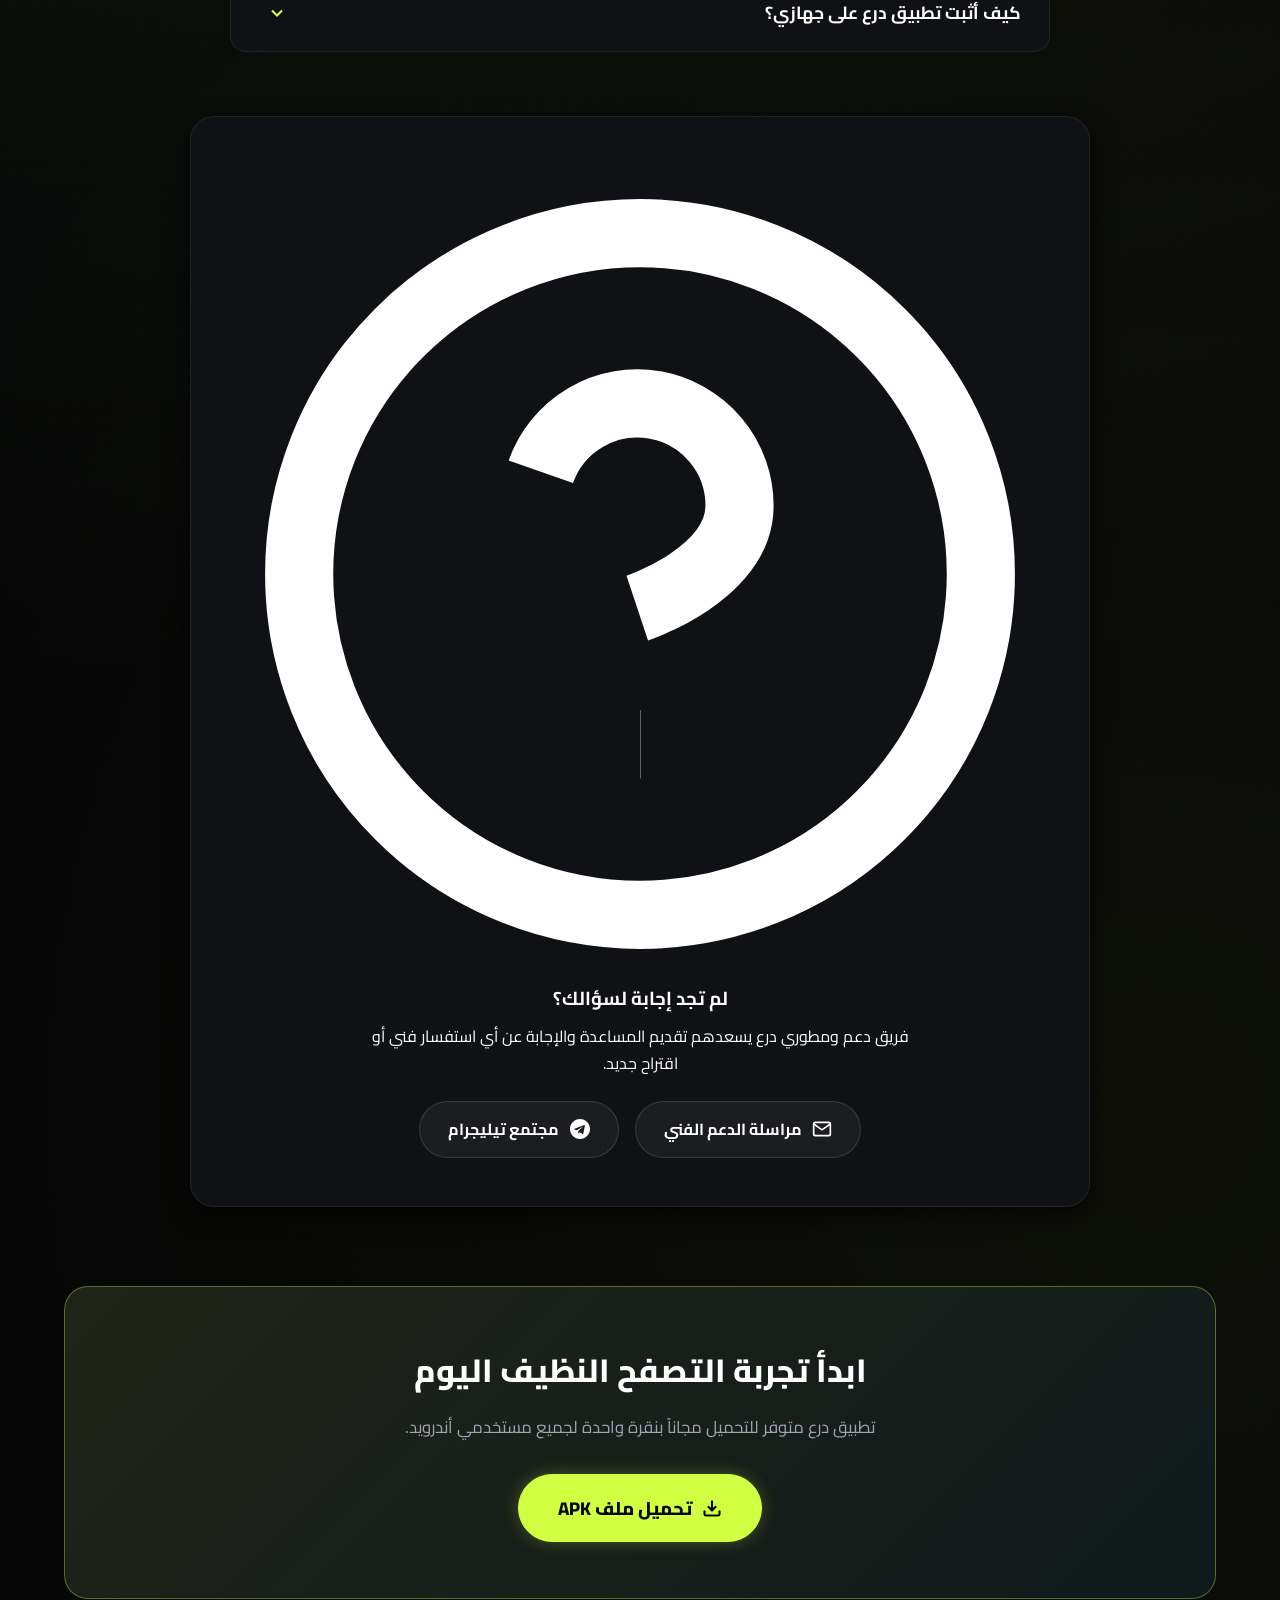
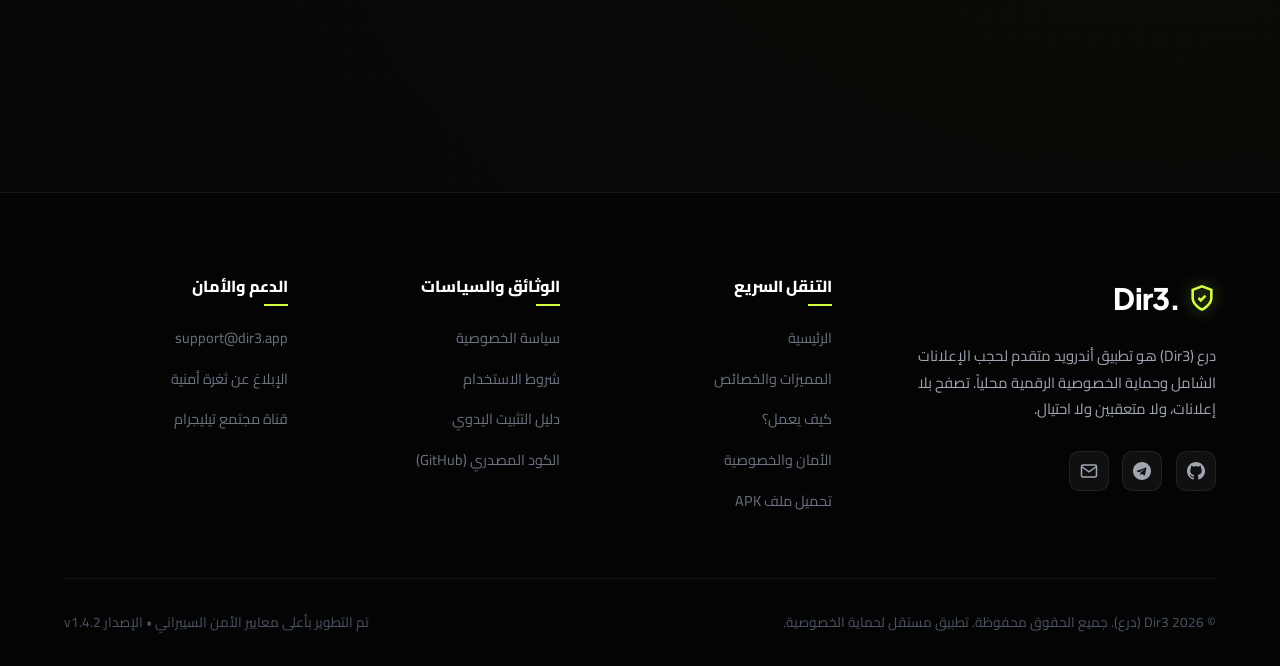
<file: faq.html>
<!DOCTYPE html>
<html lang="ar" dir="rtl">
<head>
  <meta charset="UTF-8">
  <meta name="viewport" content="width=device-width, initial-scale=1.0">
  <title>الأسئلة الشائعة والدعم الفني | Dir3 (درع)</title>
  
  <meta name="description" content="إجابات واضحة لجميع الأسئلة الشائعة حول تطبيق درع (Dir3): كيفية التثبيت، أذونات الـ VPN، استهلاك البطارية، والخصوصية.">
  <meta name="keywords" content="أسئلة شائعة درع, حل مشاكل حجب الإعلانات, دعم فني Dir3, كيفية تثبيت درع, هل درع آمن">
  <meta name="theme-color" content="#050506">

  <!-- Favicon / App Icon -->
  <link rel="icon" type="image/png" href="assets/images/favicon.png?v=2">
  <link rel="shortcut icon" type="image/png" href="assets/images/favicon.png?v=2">
  <link rel="apple-touch-icon" href="assets/images/favicon.png?v=2">


  <!-- Google Fonts -->
  <link rel="preconnect" href="https://fonts.googleapis.com">
  <link rel="preconnect" href="https://fonts.gstatic.com" crossorigin>
  <link href="https://fonts.googleapis.com/css2?family=Cairo:wght@400;500;600;700;800;900&family=Plus+Jakarta+Sans:wght@500;700;800&family=JetBrains+Mono:wght@500&display=swap" rel="stylesheet">

  <!-- Stylesheets -->
  <link rel="stylesheet" href="css/style.css">
  <link rel="stylesheet" href="css/animations.css">
</head>
<body>

  <!-- Cyber Matrix Grid Background -->
  <div class="cyber-grid-bg" aria-hidden="true"></div>

  <!-- Header -->
  <header class="site-header" id="navbar">
    <div class="container nav-container">
      <a href="index.html" class="brand-logo" aria-label="الصفحة الرئيسية لتطبيق درع">
        <svg class="shield-icon" viewBox="0 0 24 24" fill="none" stroke="currentColor" stroke-width="2.2" stroke-linecap="round" stroke-linejoin="round">
          <path d="M12 22s8-4 8-10V5l-8-3-8 3v7c0 6 8 10 8 10z"/>
          <path d="m9 12 2 2 4-4"/>
        </svg>
        <span>.Dir3</span>
        <span class="brand-arabic-badge">درع</span>
      </a>

      <nav aria-label="القائمة الرئيسية">
        <ul class="nav-menu" id="navMenu">
          <li><a href="index.html" class="nav-link">الرئيسية</a></li>
          <li><a href="features.html" class="nav-link">المميزات</a></li>
          <li><a href="how-it-works.html" class="nav-link">كيف يعمل؟</a></li>
          <li><a href="privacy.html" class="nav-link">الخصوصية والأمان</a></li>
          <li><a href="faq.html" class="nav-link active">الأسئلة الشائعة</a></li>
        </ul>
      </nav>

      <div class="nav-actions">
        <a href="download.html" class="btn btn-primary btn-sm shimmer-btn">
          <svg viewBox="0 0 24 24" fill="none" stroke="currentColor" stroke-width="2.5" stroke-linecap="round" stroke-linejoin="round">
            <path d="M21 15v4a2 2 0 0 1-2 2H5a2 2 0 0 1-2-2v-4"/>
            <polyline points="7 10 12 15 17 10"/>
            <line x1="12" y1="15" x2="12" y2="3"/>
          </svg>
          <span>تحميل APK</span>
        </a>

        <button class="mobile-toggle" aria-label="فتح القائمة" aria-expanded="false" id="mobileMenuToggle">
          <span></span>
          <span></span>
          <span></span>
        </button>
      </div>
    </div>
  </header>

  <main>
    <!-- Subpage Hero -->
    <section class="subpage-hero">
      <div class="hero-glow-sphere" aria-hidden="true"></div>
      <div class="container">
        <div class="breadcrumb-nav">
          <a href="index.html">الرئيسية</a>
          <span class="separator">/</span>
          <span>الأسئلة الشائعة</span>
        </div>
        <div class="badge-pill" style="display:inline-flex; margin-bottom:1rem;">
          <span class="pulse-dot"></span>
          <span>مركز المساعدة والدعم الفني</span>
        </div>
        <h1 class="page-title">
          الأسئلة المتكررة<br>
          <span class="text-neon">وكل ما تحتاج معرفته</span>
        </h1>
        <p class="page-subtitle">
          إجابات واضحة ودقيقة لجميع استفساراتك حول آلية عمل التطبيق، سلامته على النظام، وتوافقه مع مختلف الأجهزة والشبكات.
        </p>
      </div>
    </section>

    <!-- FAQ Section -->
    <section class="faq-section" style="padding-top:1rem;">
      <div class="container">
        
        <!-- Live Search -->
        <div class="faq-search-box reveal">
          <input type="text" class="faq-search-input" id="faqSearchInput" placeholder="ابحث في الأسئلة الشائعة (مثلاً: روت، مجاني، بطارية، VPN)..." aria-label="ابحث في الأسئلة الشائعة">
          <svg class="faq-search-icon" viewBox="0 0 24 24" fill="none" stroke="currentColor" stroke-width="2">
            <circle cx="11" cy="11" r="8"></circle>
            <line x1="21" y1="21" x2="16.65" y2="16.65"></line>
          </svg>
        </div>

        <!-- FAQ Items List -->
        <div class="faq-accordion-list reveal" style="margin-top:2.5rem;">
          
          <!-- Q1 -->
          <div class="faq-item active">
            <button class="faq-trigger" aria-expanded="true">
              <span>هل تطبيق درع (Dir3) مجاني؟</span>
              <svg class="chevron-icon" viewBox="0 0 24 24" fill="none" stroke="currentColor" stroke-width="2.5"><polyline points="6 9 12 15 18 9"></polyline></svg>
            </button>
            <div class="faq-content">
              <p>
                نعم، درع مجاني 100% لجميع المستخدمين. التطبيق مبني بروح المصدر المفتوح وحرية الخصوصية على الإنترنت، ولا يحتوي على رسوم خفية أو باقات مدفوعة تعطل الميزات الأساسية.
              </p>
            </div>
          </div>

          <!-- Q2 -->
          <div class="faq-item">
            <button class="faq-trigger" aria-expanded="false">
              <span>كيف يعمل تطبيق درع؟</span>
              <svg class="chevron-icon" viewBox="0 0 24 24" fill="none" stroke="currentColor" stroke-width="2.5"><polyline points="6 9 12 15 18 9"></polyline></svg>
            </button>
            <div class="faq-content">
              <p>
                يعمل درع كمرشح DNS محلي ذكي (Local DNS Sinkhole). يقوم بفحص كل استعلام نطاق صادر من هاتفك، وفي حال كان الطلب موجهاً إلى خادم إعلانات معروف، متعقب، أو صفحة احتيال، يقوم التطبيق بإسقاط الطلب محلياً فوراً مما يمنع تحميل الإعلان ويوفر بياناتك وبطاريتك.
              </p>
            </div>
          </div>

          <!-- Q3 -->
          <div class="faq-item">
            <button class="faq-trigger" aria-expanded="false">
              <span>هل يحتاج صلاحيات VPN؟ ولماذا؟</span>
              <svg class="chevron-icon" viewBox="0 0 24 24" fill="none" stroke="currentColor" stroke-width="2.5"><polyline points="6 9 12 15 18 9"></polyline></svg>
            </button>
            <div class="faq-content">
              <p>
                نعم، يطلب نظام أندرويد الإذن لاستخدام ميزة (Android VpnService)، ولكن على عكس خدمات VPN التجارية، لا يقوم درع بتوصيلك بخادم بعيد أو تحويل بياناتك عبر الإنترنت. إنما يستخدم بروتوكول VPN لإنشاء حلقة محلية (Loopback Interface) داخل معالج الهاتف فقط لفحص طلبات النطاقات وتصفيتها محلياً.
              </p>
            </div>
          </div>

          <!-- Q4 -->
          <div class="faq-item">
            <button class="faq-trigger" aria-expanded="false">
              <span>هل يجمع درع أي بيانات عني أو عن تصفحي؟</span>
              <svg class="chevron-icon" viewBox="0 0 24 24" fill="none" stroke="currentColor" stroke-width="2.5"><polyline points="6 9 12 15 18 9"></polyline></svg>
            </button>
            <div class="faq-content">
              <p>
                قطعياً لا! خصوصيتك خط أحمر. لا نمتلك خوادم تجمع بيانات التصفح، ولا يحتوي التطبيق على أي مكتبات تتبع أو معرّفات إعلانية، ولا نسجل المواقع التي تزورها. كل المعالجة تبدأ وتنتهي في ذاكرة هاتفك.
              </p>
            </div>
          </div>

          <!-- Q5 -->
          <div class="faq-item">
            <button class="faq-trigger" aria-expanded="false">
              <span>هل يحتاج التطبيق إلى صلاحيات روت (Root)؟</span>
              <svg class="chevron-icon" viewBox="0 0 24 24" fill="none" stroke="currentColor" stroke-width="2.5"><polyline points="6 9 12 15 18 9"></polyline></svg>
            </button>
            <div class="faq-content">
              <p>
                لا، لا يتطلب درع أي صلاحيات روت على الإطلاق. التطبيق يعمل بنسبة 100% على كافة أجهزة الأندرويد العادية والمقفلة دون كسر الحماية، مما يحافظ على ضمان هاتفك ويعمل بتوافق تام مع تطبيقات البنوك والحماية.
              </p>
            </div>
          </div>

          <!-- Q6 -->
          <div class="faq-item">
            <button class="faq-trigger" aria-expanded="false">
              <span>هل يؤثر درع على سرعة الإنترنت أو يزيد من استهلاك البطارية؟</span>
              <svg class="chevron-icon" viewBox="0 0 24 24" fill="none" stroke="currentColor" stroke-width="2.5"><polyline points="6 9 12 15 18 9"></polyline></svg>
            </button>
            <div class="faq-content">
              <p>
                على العكس تماماً! درع يساهم في <strong>تسريع تصفح الإنترنت وتوفير البطارية</strong>؛ ذلك لأن أكثر من 40% من حجم صفحات الويب هو أكواد إعلانات وملفات تتبع ثقيلة. عند إسقاط هذه الحمولات محلياً، يتم تحميل الصفحات بسرعة مضاعفة ويقل الجهد الواقع على معالج الهاتف.
              </p>
            </div>
          </div>

          <!-- Q7 -->
          <div class="faq-item">
            <button class="faq-trigger" aria-expanded="false">
              <span>هل يعمل على جميع هواتف Android؟</span>
              <svg class="chevron-icon" viewBox="0 0 24 24" fill="none" stroke="currentColor" stroke-width="2.5"><polyline points="6 9 12 15 18 9"></polyline></svg>
            </button>
            <div class="faq-content">
              <p>
                نعم، يدعم درع جميع هواتف وأجهزة الأندرويد اللوحية وأجهزة Android TV التي تعمل بنظام Android 8.0 (Oreo) وصولاً إلى أحدث إصدارات Android 14 و Android 15 عبر مختلف الشركات (سامسونج، شاومي، هواوي، أوبو، بيكسل، وغيرها).
              </p>
            </div>
          </div>

          <!-- Q8 -->
          <div class="faq-item">
            <button class="faq-trigger" aria-expanded="false">
              <span>هل يمكنني استخدام درع مع تطبيق VPN آخر في نفس الوقت؟</span>
              <svg class="chevron-icon" viewBox="0 0 24 24" fill="none" stroke="currentColor" stroke-width="2.5"><polyline points="6 9 12 15 18 9"></polyline></svg>
            </button>
            <div class="faq-content">
              <p>
                يسمح نظام أندرويد بتشغيل اتصال VPN واحد فقط في كل مرة. لذلك عند تشغيل تطبيق VPN خارجي لتغيير موقعك الجغرافي، سيتوقف درع مؤقتاً تلقائياً من قبل النظام. يمكنك إعادة تشغيل درع فور الانتهاء من استخدام الـ VPN الآخر.
              </p>
            </div>
          </div>

          <!-- Q9 -->
          <div class="faq-item">
            <button class="faq-trigger" aria-expanded="false">
              <span>ماذا أفعل إذا واجهت مشكلة في عمل تطبيق معين؟</span>
              <svg class="chevron-icon" viewBox="0 0 24 24" fill="none" stroke="currentColor" stroke-width="2.5"><polyline points="6 9 12 15 18 9"></polyline></svg>
            </button>
            <div class="faq-content">
              <p>
                في حالات نادرة قد ترفض بعض التطبيقات التي تعتمد بالكامل على الإعلانات العمل عند حظر الإعلان. يتيح لك درع في إعداداته ميزة "استثناء التطبيقات" (App Whitelist)، حيث يمكنك استثناء تطبيق بعينه من الفلترة ليعمل كالمعتاد بينما تظل بقية تطبيقات هاتفك محمية بالكامل.
              </p>
            </div>
          </div>

          <!-- Q10 -->
          <div class="faq-item">
            <button class="faq-trigger" aria-expanded="false">
              <span>كيف أثبت تطبيق درع على جهازي؟</span>
              <svg class="chevron-icon" viewBox="0 0 24 24" fill="none" stroke="currentColor" stroke-width="2.5"><polyline points="6 9 12 15 18 9"></polyline></svg>
            </button>
            <div class="faq-content">
              <p>
                ببساطة توجه إلى صفحة التحميل في موقعنا، اضغط "تحميل ملف APK المباشر"، ثم افتح الملف فور اكتمال تنزيله. وافق على إذن "التثبيت من هذا المصدر" إذا طلبه النظام، ثم اضغط "تثبيت". افتح التطبيق واضغط زر التفعيل الكبير. يمكنك مراجعة <a href="download.html#install-guide" style="color:var(--color-accent); font-weight:700;">دليل التثبيت المصور في صفحة التحميل</a>.
              </p>
            </div>
          </div>

        </div>

        <!-- Support Card -->
        <div class="content-doc-card reveal" style="margin-top: 4rem; text-align:center;">
          <h3 style="justify-content:center;">
            <svg viewBox="0 0 24 24" fill="none" stroke="currentColor" stroke-width="2"><circle cx="12" cy="12" r="10"/><path d="M9.09 9a3 3 0 0 1 5.83 1c0 2-3 3-3 3"/><line x1="12" y1="17" x2="12.01" y2="17"/></svg>
            لم تجد إجابة لسؤالك؟
          </h3>
          <p style="max-width:550px; margin: 0.5rem auto 1.5rem auto;">
            فريق دعم ومطوري درع يسعدهم تقديم المساعدة والإجابة عن أي استفسار فني أو اقتراح جديد.
          </p>
          <div style="display:flex; justify-content:center; gap:1rem; flex-wrap:wrap;">
            <a href="mailto:support@dir3.app" class="btn btn-secondary">
              <svg viewBox="0 0 24 24" fill="none" stroke="currentColor" stroke-width="2" width="18" height="18"><path d="M4 4h16c1.1 0 2 .9 2 2v12c0 1.1-.9 2-2 2H4c-1.1 0-2-.9-2-2V6c0-1.1.9-2 2-2z"></path><polyline points="22,6 12,13 2,6"></polyline></svg>
              <span>مراسلة الدعم الفني</span>
            </a>
            <a href="https://t.me/dir3_app" target="_blank" rel="noopener noreferrer" class="btn btn-secondary">
              <svg viewBox="0 0 24 24" fill="currentColor" width="18" height="18"><path d="M12 0C5.373 0 0 5.373 0 12s5.373 12 12 12 12-5.373 12-12S18.627 0 12 0zm5.894 8.221l-1.97 9.28c-.145.658-.537.818-1.084.508l-3-2.21-1.446 1.394c-.14.18-.357.295-.6.295-.002 0-.003 0-.005 0l.213-3.054 5.56-5.022c.24-.213-.054-.334-.373-.121l-6.869 4.326-2.96-.924c-.643-.204-.657-.643.136-.953l11.57-4.458c.538-.196 1.006.128.832.943z"/></svg>
              <span>مجتمع تيليجرام</span>
            </a>
          </div>
        </div>

        <!-- Subpage CTA Banner -->
        <div class="subpage-cta-banner reveal">
          <h2>ابدأ تجربة التصفح النظيف اليوم</h2>
          <p>تطبيق درع متوفر للتحميل مجاناً بنقرة واحدة لجميع مستخدمي أندرويد.</p>
          <a href="download.html" class="btn btn-primary btn-lg shimmer-btn">
            <svg viewBox="0 0 24 24" fill="none" stroke="currentColor" stroke-width="2.5">
              <path d="M21 15v4a2 2 0 0 1-2 2H5a2 2 0 0 1-2-2v-4"/>
              <polyline points="7 10 12 15 17 10"/>
              <line x1="12" y1="15" x2="12" y2="3"/>
            </svg>
            <span>تحميل ملف APK</span>
          </a>
        </div>

      </div>
    </section>
  </main>

  <!-- Footer -->
  <footer class="site-footer">
    <div class="container">
      <div class="footer-top">
        <div class="footer-brand-col">
          <a href="index.html" class="brand-logo" aria-label="شعار درع">
            <svg class="shield-icon" viewBox="0 0 24 24" fill="none" stroke="currentColor" stroke-width="2.2">
              <path d="M12 22s8-4 8-10V5l-8-3-8 3v7c0 6 8 10 8 10z"/>
              <path d="m9 12 2 2 4-4"/>
            </svg>
            <span>.Dir3</span>
          </a>
          <p>
            درع (Dir3) هو تطبيق أندرويد متقدم لحجب الإعلانات الشامل وحماية الخصوصية الرقمية محلياً. تصفح بلا إعلانات، ولا متعقبين ولا احتيال.
          </p>
          <div class="footer-social-links">
            <a href="https://github.com/dir3-shield/dir3-android" class="social-btn" target="_blank" rel="noopener noreferrer" aria-label="GitHub Repository">
              <svg viewBox="0 0 24 24" fill="currentColor">
                <path d="M12 0c-6.626 0-12 5.373-12 12 0 5.302 3.438 9.8 8.207 11.387.599.111.793-.261.793-.577v-2.234c-3.338.726-4.033-1.416-4.033-1.416-.546-1.387-1.333-1.756-1.333-1.756-1.089-.745.083-.729.083-.729 1.205.084 1.839 1.237 1.839 1.237 1.07 1.834 2.807 1.304 3.492.997.107-.775.418-1.305.762-1.604-2.665-.305-5.467-1.334-5.467-5.931 0-1.311.469-2.381 1.236-3.221-.124-.303-.535-1.524.117-3.176 0 0 1.008-.322 3.301 1.23.957-.266 1.983-.399 3.003-.404 1.02.005 2.047.138 3.006.404 2.291-1.552 3.297-1.23 3.297-1.23.653 1.653.242 2.874.118 3.176.77.84 1.235 1.911 1.235 3.221 0 4.609-2.807 5.624-5.479 5.921.43.372.823 1.102.823 2.222v3.293c0 .319.192.694.801.576 4.765-1.589 8.199-6.086 8.199-11.386 0-6.627-5.373-12-12-12z"/>
              </svg>
            </a>
            <a href="https://t.me/dir3_app" class="social-btn" target="_blank" rel="noopener noreferrer" aria-label="Telegram Channel">
              <svg viewBox="0 0 24 24" fill="currentColor">
                <path d="M12 0C5.373 0 0 5.373 0 12s5.373 12 12 12 12-5.373 12-12S18.627 0 12 0zm5.894 8.221l-1.97 9.28c-.145.658-.537.818-1.084.508l-3-2.21-1.446 1.394c-.14.18-.357.295-.6.295-.002 0-.003 0-.005 0l.213-3.054 5.56-5.022c.24-.213-.054-.334-.373-.121l-6.869 4.326-2.96-.924c-.643-.204-.657-.643.136-.953l11.57-4.458c.538-.196 1.006.128.832.943z"/>
              </svg>
            </a>
            <a href="mailto:support@dir3.app" class="social-btn" aria-label="Contact Email">
              <svg viewBox="0 0 24 24" fill="none" stroke="currentColor" stroke-width="2">
                <path d="M4 4h16c1.1 0 2 .9 2 2v12c0 1.1-.9 2-2 2H4c-1.1 0-2-.9-2-2V6c0-1.1.9-2 2-2z"></path>
                <polyline points="22,6 12,13 2,6"></polyline>
              </svg>
            </a>
          </div>
        </div>

        <div class="footer-links-col">
          <h4 class="footer-col-title">التنقل السريع</h4>
          <ul class="footer-links">
            <li><a href="index.html">الرئيسية</a></li>
            <li><a href="features.html">المميزات والخصائص</a></li>
            <li><a href="how-it-works.html">كيف يعمل؟</a></li>
            <li><a href="privacy.html">الأمان والخصوصية</a></li>
            <li><a href="download.html">تحميل ملف APK</a></li>
          </ul>
        </div>

        <div class="footer-links-col">
          <h4 class="footer-col-title">الوثائق والسياسات</h4>
          <ul class="footer-links">
            <li><a href="privacy.html">سياسة الخصوصية</a></li>
            <li><a href="terms.html">شروط الاستخدام</a></li>
            <li><a href="download.html#install-guide">دليل التثبيت اليدوي</a></li>
            <li><a href="https://github.com/dir3-shield/dir3-android" target="_blank" rel="noopener noreferrer">الكود المصدري (GitHub)</a></li>
          </ul>
        </div>

        <div class="footer-links-col">
          <h4 class="footer-col-title">الدعم والأمان</h4>
          <ul class="footer-links">
            <li><a href="mailto:support@dir3.app">support@dir3.app</a></li>
            <li><a href="mailto:security@dir3.app">الإبلاغ عن ثغرة أمنية</a></li>
            <li><a href="https://t.me/dir3_app" target="_blank" rel="noopener noreferrer">قناة مجتمع تيليجرام</a></li>
          </ul>
        </div>
      </div>

      <div class="footer-bottom">
        <div>
          © 2026 Dir3 (درع). جميع الحقوق محفوظة. تطبيق مستقل لحماية الخصوصية.
        </div>
        <div>
          تم التطوير بأعلى معايير الأمن السيبراني • الإصدار <span data-config="app-version">v1.4.2</span>
        </div>
      </div>
    </div>
  </footer>

  <script src="js/config.js"></script>
  <script src="js/main.js"></script>
</body>
</html>
</file>
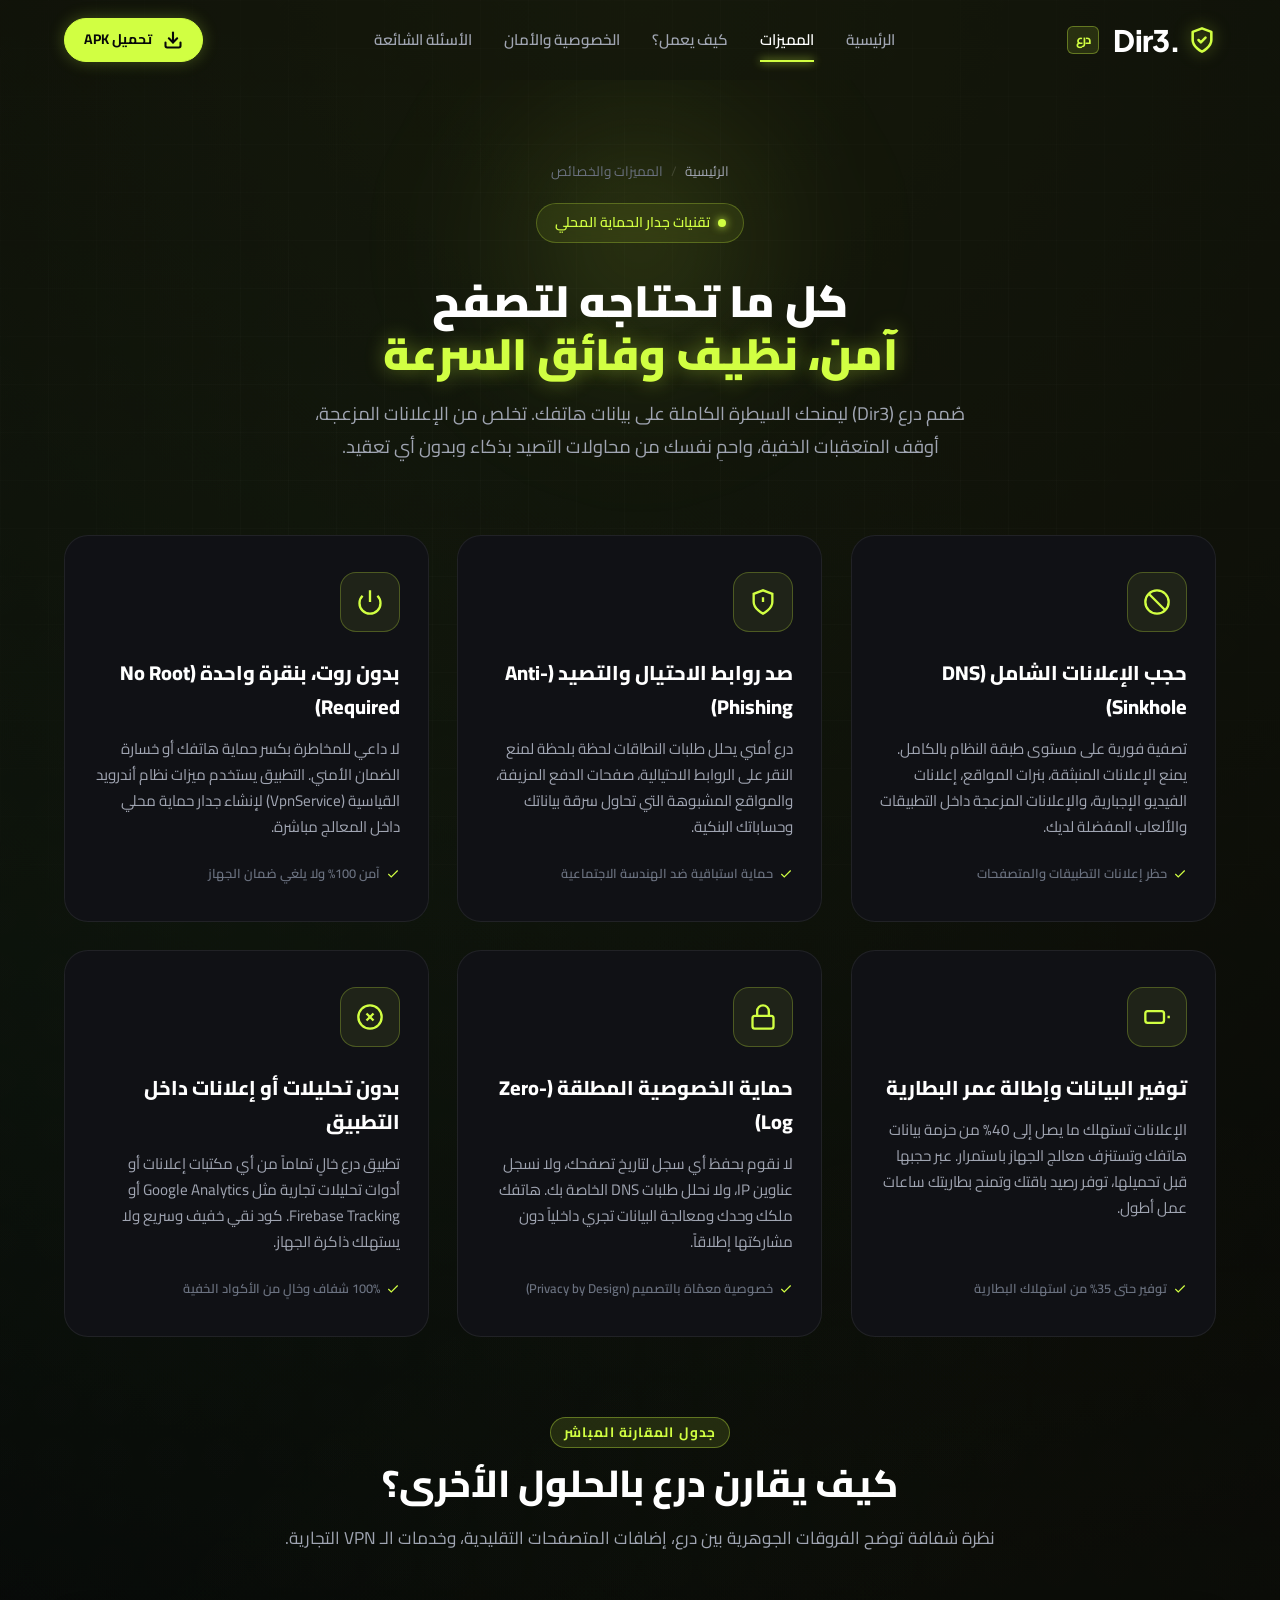
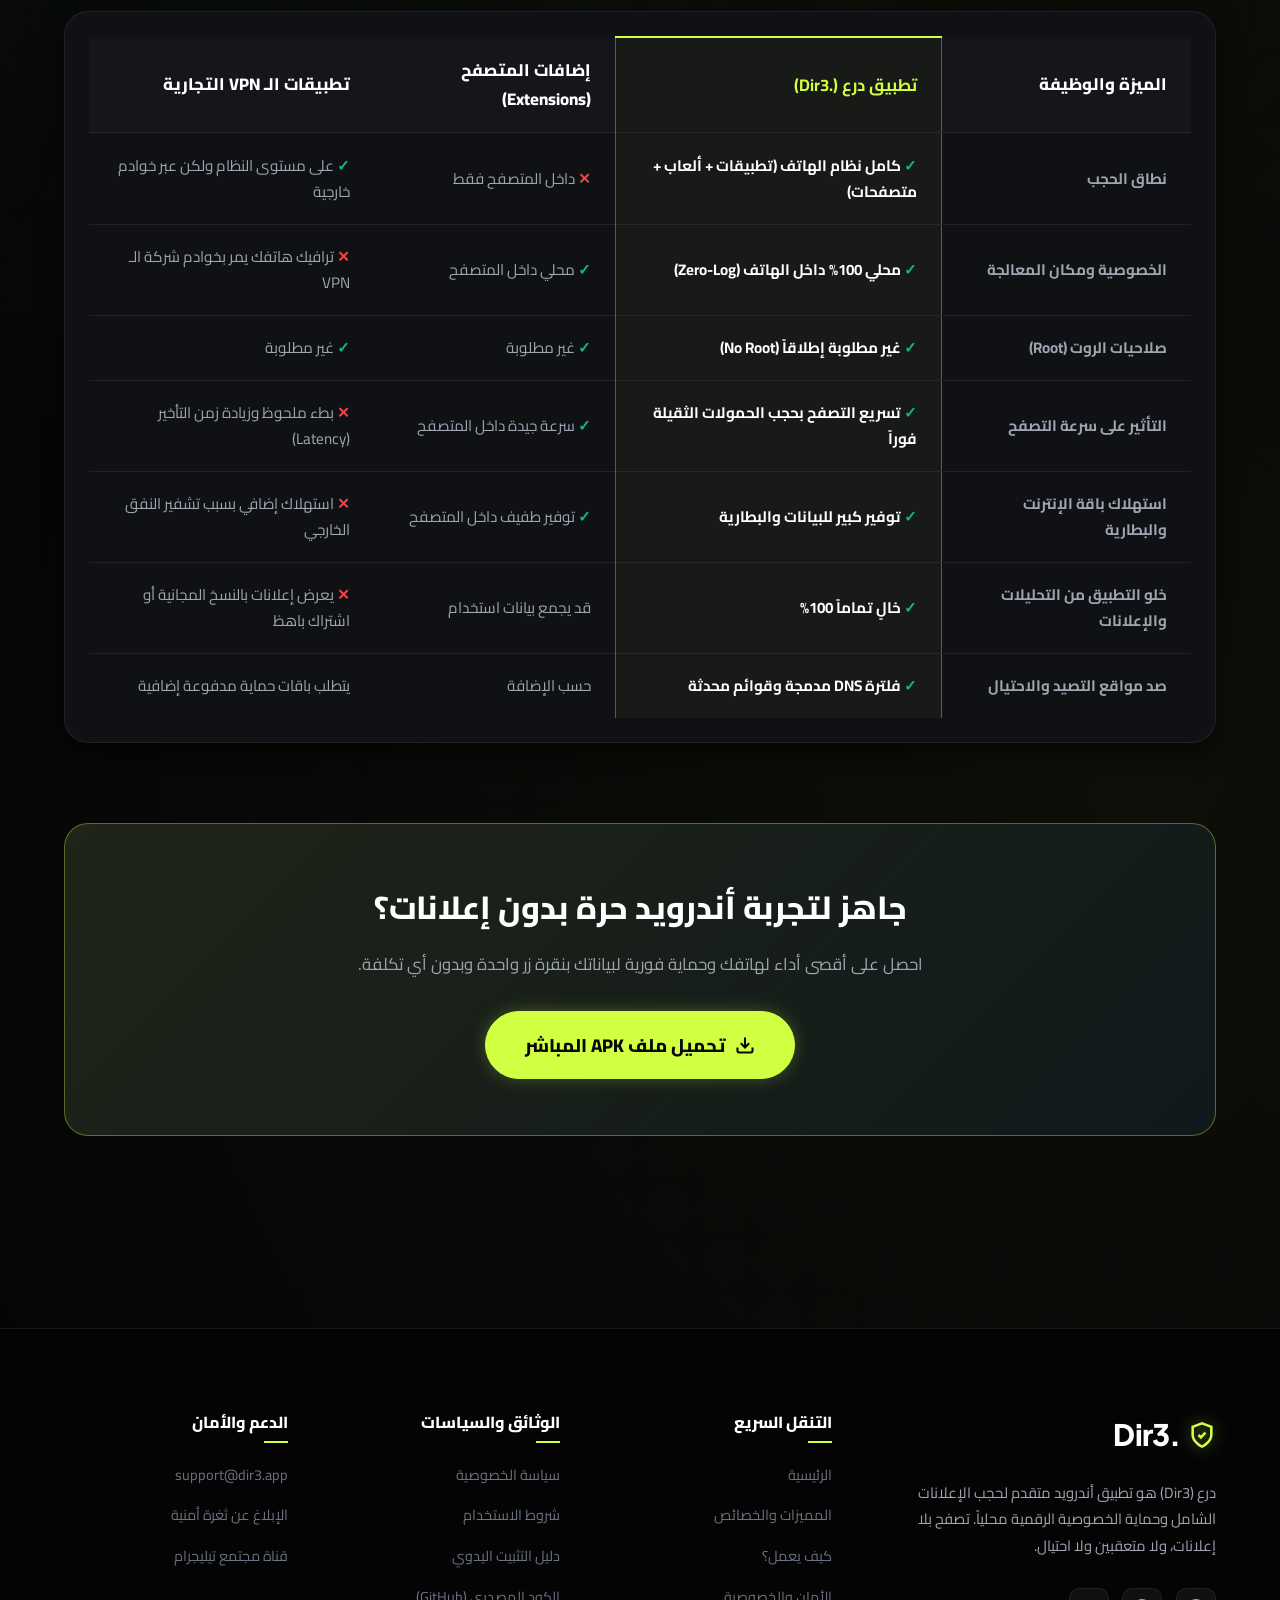
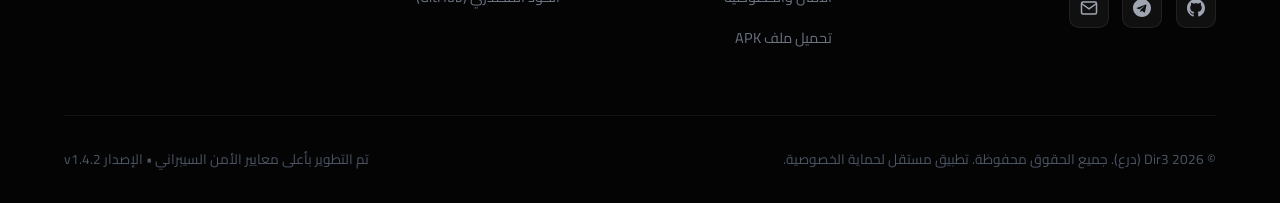
<file: features.html>
<!DOCTYPE html>
<html lang="ar" dir="rtl">
<head>
  <meta charset="UTF-8">
  <meta name="viewport" content="width=device-width, initial-scale=1.0">
  <title>المميزات والخصائص | Dir3 (درع) لحجب الإعلانات وحماية الخصوصية</title>
  
  <meta name="description" content="استكشف مميزات تطبيق درع (Dir3): حجب الإعلانات الشامل، مكافحة التصيد، بدون روت، توفير باقة الإنترنت والبطارية، وبدون أي تحليلات تجسسية.">
  <meta name="keywords" content="مميزات درع, حجب إعلانات التطبيقات, مانع إعلانات أندرويد, no root adblock, خصوصية أندرويد, Dir3 features">
  <meta name="theme-color" content="#050506">

  <!-- Favicon / App Icon -->
  <link rel="icon" type="image/png" href="assets/images/favicon.png?v=2">
  <link rel="shortcut icon" type="image/png" href="assets/images/favicon.png?v=2">
  <link rel="apple-touch-icon" href="assets/images/favicon.png?v=2">


  <!-- Google Fonts -->
  <link rel="preconnect" href="https://fonts.googleapis.com">
  <link rel="preconnect" href="https://fonts.gstatic.com" crossorigin>
  <link href="https://fonts.googleapis.com/css2?family=Cairo:wght@400;500;600;700;800;900&family=Plus+Jakarta+Sans:wght@500;700;800&family=JetBrains+Mono:wght@500&display=swap" rel="stylesheet">

  <!-- Stylesheets -->
  <link rel="stylesheet" href="css/style.css">
  <link rel="stylesheet" href="css/animations.css">
</head>
<body>

  <!-- Cyber Matrix Grid Background -->
  <div class="cyber-grid-bg" aria-hidden="true"></div>

  <!-- Header -->
  <header class="site-header" id="navbar">
    <div class="container nav-container">
      <a href="index.html" class="brand-logo" aria-label="الصفحة الرئيسية لتطبيق درع">
        <svg class="shield-icon" viewBox="0 0 24 24" fill="none" stroke="currentColor" stroke-width="2.2" stroke-linecap="round" stroke-linejoin="round">
          <path d="M12 22s8-4 8-10V5l-8-3-8 3v7c0 6 8 10 8 10z"/>
          <path d="m9 12 2 2 4-4"/>
        </svg>
        <span>.Dir3</span>
        <span class="brand-arabic-badge">درع</span>
      </a>

      <nav aria-label="القائمة الرئيسية">
        <ul class="nav-menu" id="navMenu">
          <li><a href="index.html" class="nav-link">الرئيسية</a></li>
          <li><a href="features.html" class="nav-link active">المميزات</a></li>
          <li><a href="how-it-works.html" class="nav-link">كيف يعمل؟</a></li>
          <li><a href="privacy.html" class="nav-link">الخصوصية والأمان</a></li>
          <li><a href="faq.html" class="nav-link">الأسئلة الشائعة</a></li>
        </ul>
      </nav>

      <div class="nav-actions">
        <a href="download.html" class="btn btn-primary btn-sm shimmer-btn">
          <svg viewBox="0 0 24 24" fill="none" stroke="currentColor" stroke-width="2.5" stroke-linecap="round" stroke-linejoin="round">
            <path d="M21 15v4a2 2 0 0 1-2 2H5a2 2 0 0 1-2-2v-4"/>
            <polyline points="7 10 12 15 17 10"/>
            <line x1="12" y1="15" x2="12" y2="3"/>
          </svg>
          <span>تحميل APK</span>
        </a>

        <button class="mobile-toggle" aria-label="فتح القائمة" aria-expanded="false" id="mobileMenuToggle">
          <span></span>
          <span></span>
          <span></span>
        </button>
      </div>
    </div>
  </header>

  <main>
    <!-- Subpage Hero -->
    <section class="subpage-hero">
      <div class="hero-glow-sphere" aria-hidden="true"></div>
      <div class="container">
        <div class="breadcrumb-nav">
          <a href="index.html">الرئيسية</a>
          <span class="separator">/</span>
          <span>المميزات والخصائص</span>
        </div>
        <div class="badge-pill" style="display:inline-flex; margin-bottom:1rem;">
          <span class="pulse-dot"></span>
          <span>تقنيات جدار الحماية المحلي</span>
        </div>
        <h1 class="page-title">
          كل ما تحتاجه لتصفح<br>
          <span class="text-neon">آمن، نظيف وفائق السرعة</span>
        </h1>
        <p class="page-subtitle">
          صُمم درع (Dir3) ليمنحك السيطرة الكاملة على بيانات هاتفك. تخلص من الإعلانات المزعجة، أوقف المتعقبات الخفية، واحمِ نفسك من محاولات التصيد بذكاء وبدون أي تعقيد.
        </p>
      </div>
    </section>

    <!-- Detailed Features Grid -->
    <section class="features-section" style="padding-top: 1rem;">
      <div class="container">
        
        <div class="features-grid">
          
          <!-- Feature 1 -->
          <div class="feature-card reveal">
            <div class="feature-glow"></div>
            <div class="feature-icon-wrapper">
              <svg viewBox="0 0 24 24" fill="none" stroke="currentColor" stroke-width="2">
                <circle cx="12" cy="12" r="10"></circle>
                <line x1="4.93" y1="4.93" x2="19.07" y2="19.07"></line>
              </svg>
            </div>
            <h3 class="feature-title">حجب الإعلانات الشامل (DNS Sinkhole)</h3>
            <p class="feature-desc">
              تصفية فورية على مستوى طبقة النظام بالكامل. يمنع الإعلانات المنبثقة، بنرات المواقع، إعلانات الفيديو الإجبارية، والإعلانات المزعجة داخل التطبيقات والألعاب المفضلة لديك.
            </p>
            <div class="feature-meta-tag">
              <svg viewBox="0 0 24 24" fill="none" stroke="currentColor" stroke-width="2"><polyline points="20 6 9 17 4 12"/></svg>
              <span>حظر إعلانات التطبيقات والمتصفحات</span>
            </div>
          </div>

          <!-- Feature 2 -->
          <div class="feature-card reveal delay-1">
            <div class="feature-glow"></div>
            <div class="feature-icon-wrapper">
              <svg viewBox="0 0 24 24" fill="none" stroke="currentColor" stroke-width="2">
                <path d="M12 22s8-4 8-10V5l-8-3-8 3v7c0 6 8 10 8 10z"/>
                <path d="M12 8v4"/>
                <path d="M12 16h.01"/>
              </svg>
            </div>
            <h3 class="feature-title">صد روابط الاحتيال والتصيد (Anti-Phishing)</h3>
            <p class="feature-desc">
              درع أمني يحلل طلبات النطاقات لحظة بلحظة لمنع النقر على الروابط الاحتيالية، صفحات الدفع المزيفة، والمواقع المشبوهة التي تحاول سرقة بياناتك وحساباتك البنكية.
            </p>
            <div class="feature-meta-tag">
              <svg viewBox="0 0 24 24" fill="none" stroke="currentColor" stroke-width="2"><polyline points="20 6 9 17 4 12"/></svg>
              <span>حماية استباقية ضد الهندسة الاجتماعية</span>
            </div>
          </div>

          <!-- Feature 3 -->
          <div class="feature-card reveal delay-2">
            <div class="feature-glow"></div>
            <div class="feature-icon-wrapper">
              <svg viewBox="0 0 24 24" fill="none" stroke="currentColor" stroke-width="2">
                <path d="M18.36 6.64a9 9 0 1 1-12.73 0"></path>
                <line x1="12" y1="2" x2="12" y2="12"></line>
              </svg>
            </div>
            <h3 class="feature-title">بدون روت، بنقرة واحدة (No Root Required)</h3>
            <p class="feature-desc">
              لا داعي للمخاطرة بكسر حماية هاتفك أو خسارة الضمان الأمني. التطبيق يستخدم ميزات نظام أندرويد القياسية (VpnService) لإنشاء جدار حماية محلي داخل المعالج مباشرة.
            </p>
            <div class="feature-meta-tag">
              <svg viewBox="0 0 24 24" fill="none" stroke="currentColor" stroke-width="2"><polyline points="20 6 9 17 4 12"/></svg>
              <span>آمن 100% ولا يلغي ضمان الجهاز</span>
            </div>
          </div>

          <!-- Feature 4 -->
          <div class="feature-card reveal">
            <div class="feature-glow"></div>
            <div class="feature-icon-wrapper">
              <svg viewBox="0 0 24 24" fill="none" stroke="currentColor" stroke-width="2">
                <rect x="2" y="7" width="16" height="10" rx="2" ry="2"></rect>
                <line x1="22" y1="11" x2="22" y2="13"></line>
              </svg>
            </div>
            <h3 class="feature-title">توفير البيانات وإطالة عمر البطارية</h3>
            <p class="feature-desc">
              الإعلانات تستهلك ما يصل إلى 40% من حزمة بيانات هاتفك وتستنزف معالج الجهاز باستمرار. عبر حجبها قبل تحميلها، توفر رصيد باقتك وتمنح بطاريتك ساعات عمل أطول.
            </p>
            <div class="feature-meta-tag">
              <svg viewBox="0 0 24 24" fill="none" stroke="currentColor" stroke-width="2"><polyline points="20 6 9 17 4 12"/></svg>
              <span>توفير حتى 35% من استهلاك البطارية</span>
            </div>
          </div>

          <!-- Feature 5 -->
          <div class="feature-card reveal delay-1">
            <div class="feature-glow"></div>
            <div class="feature-icon-wrapper">
              <svg viewBox="0 0 24 24" fill="none" stroke="currentColor" stroke-width="2">
                <rect x="3" y="11" width="18" height="11" rx="2" ry="2"></rect>
                <path d="M7 11V7a5 5 0 0 1 10 0v4"></path>
              </svg>
            </div>
            <h3 class="feature-title">حماية الخصوصية المطلقة (Zero-Log)</h3>
            <p class="feature-desc">
              لا نقوم بحفظ أي سجل لتاريخ تصفحك، ولا نسجل عناوين IP، ولا نحلل طلبات DNS الخاصة بك. هاتفك ملكك وحدك ومعالجة البيانات تجري داخلياً دون مشاركتها إطلاقاً.
            </p>
            <div class="feature-meta-tag">
              <svg viewBox="0 0 24 24" fill="none" stroke="currentColor" stroke-width="2"><polyline points="20 6 9 17 4 12"/></svg>
              <span>خصوصية معمّاة بالتصميم (Privacy by Design)</span>
            </div>
          </div>

          <!-- Feature 6 -->
          <div class="feature-card reveal delay-2">
            <div class="feature-glow"></div>
            <div class="feature-icon-wrapper">
              <svg viewBox="0 0 24 24" fill="none" stroke="currentColor" stroke-width="2">
                <circle cx="12" cy="12" r="10"></circle>
                <line x1="15" y1="9" x2="9" y2="15"></line>
                <line x1="9" y1="9" x2="15" y2="15"></line>
              </svg>
            </div>
            <h3 class="feature-title">بدون تحليلات أو إعلانات داخل التطبيق</h3>
            <p class="feature-desc">
              تطبيق درع خالٍ تماماً من أي مكتبات إعلانات أو أدوات تحليلات تجارية مثل Google Analytics أو Firebase Tracking. كود نقي خفيف وسريع ولا يستهلك ذاكرة الجهاز.
            </p>
            <div class="feature-meta-tag">
              <svg viewBox="0 0 24 24" fill="none" stroke="currentColor" stroke-width="2"><polyline points="20 6 9 17 4 12"/></svg>
              <span>100% شفاف وخالٍ من الأكواد الخفية</span>
            </div>
          </div>

        </div>

        <!-- In-depth Comparison Table -->
        <div class="section-header reveal" style="margin-top: 5rem; margin-bottom: 2rem;">
          <span class="section-tag">جدول المقارنة المباشر</span>
          <h2 class="section-title">كيف يقارن درع بالحلول الأخرى؟</h2>
          <p class="section-subtitle">
            نظرة شفافة توضح الفروقات الجوهرية بين درع، إضافات المتصفحات التقليدية، وخدمات الـ VPN التجارية.
          </p>
        </div>

        <div class="comparison-table-wrapper reveal">
          <table class="comparison-table">
            <thead>
              <tr>
                <th>الميزة والوظيفة</th>
                <th class="col-dir3">تطبيق درع (.Dir3)</th>
                <th>إضافات المتصفح (Extensions)</th>
                <th>تطبيقات الـ VPN التجارية</th>
              </tr>
            </thead>
            <tbody>
              <tr>
                <td><strong>نطاق الحجب</strong></td>
                <td class="col-dir3"><span class="badge-check">✓</span> كامل نظام الهاتف (تطبيقات + ألعاب + متصفحات)</td>
                <td><span class="badge-cross">✕</span> داخل المتصفح فقط</td>
                <td><span class="badge-check">✓</span> على مستوى النظام ولكن عبر خوادم خارجية</td>
              </tr>
              <tr>
                <td><strong>الخصوصية ومكان المعالجة</strong></td>
                <td class="col-dir3"><span class="badge-check">✓</span> محلي 100% داخل الهاتف (Zero-Log)</td>
                <td><span class="badge-check">✓</span> محلي داخل المتصفح</td>
                <td><span class="badge-cross">✕</span> ترافيك هاتفك يمر بخوادم شركة الـ VPN</td>
              </tr>
              <tr>
                <td><strong>صلاحيات الروت (Root)</strong></td>
                <td class="col-dir3"><span class="badge-check">✓</span> غير مطلوبة إطلاقاً (No Root)</td>
                <td><span class="badge-check">✓</span> غير مطلوبة</td>
                <td><span class="badge-check">✓</span> غير مطلوبة</td>
              </tr>
              <tr>
                <td><strong>التأثير على سرعة التصفح</strong></td>
                <td class="col-dir3"><span class="badge-check">✓</span> تسريع التصفح بحجب الحمولات الثقيلة فوراً</td>
                <td><span class="badge-check">✓</span> سرعة جيدة داخل المتصفح</td>
                <td><span class="badge-cross">✕</span> بطء ملحوظ وزيادة زمن التأخير (Latency)</td>
              </tr>
              <tr>
                <td><strong>استهلاك باقة الإنترنت والبطارية</strong></td>
                <td class="col-dir3"><span class="badge-check">✓</span> توفير كبير للبيانات والبطارية</td>
                <td><span class="badge-check">✓</span> توفير طفيف داخل المتصفح</td>
                <td><span class="badge-cross">✕</span> استهلاك إضافي بسبب تشفير النفق الخارجي</td>
              </tr>
              <tr>
                <td><strong>خلو التطبيق من التحليلات والإعلانات</strong></td>
                <td class="col-dir3"><span class="badge-check">✓</span> خالٍ تماماً 100%</td>
                <td>قد يجمع بيانات استخدام</td>
                <td><span class="badge-cross">✕</span> يعرض إعلانات بالنسخ المجانية أو اشتراك باهظ</td>
              </tr>
              <tr>
                <td><strong>صد مواقع التصيد والاحتيال</strong></td>
                <td class="col-dir3"><span class="badge-check">✓</span> فلترة DNS مدمجة وقوائم محدثة</td>
                <td>حسب الإضافة</td>
                <td>يتطلب باقات حماية مدفوعة إضافية</td>
              </tr>
            </tbody>
          </table>
        </div>

        <!-- Subpage CTA Banner -->
        <div class="subpage-cta-banner reveal">
          <h2>جاهز لتجربة أندرويد حرة بدون إعلانات؟</h2>
          <p>احصل على أقصى أداء لهاتفك وحماية فورية لبياناتك بنقرة زر واحدة وبدون أي تكلفة.</p>
          <a href="download.html" class="btn btn-primary btn-lg shimmer-btn">
            <svg viewBox="0 0 24 24" fill="none" stroke="currentColor" stroke-width="2.5">
              <path d="M21 15v4a2 2 0 0 1-2 2H5a2 2 0 0 1-2-2v-4"/>
              <polyline points="7 10 12 15 17 10"/>
              <line x1="12" y1="15" x2="12" y2="3"/>
            </svg>
            <span>تحميل ملف APK المباشر</span>
          </a>
        </div>

      </div>
    </section>
  </main>

  <!-- Footer -->
  <footer class="site-footer">
    <div class="container">
      <div class="footer-top">
        <div class="footer-brand-col">
          <a href="index.html" class="brand-logo" aria-label="شعار درع">
            <svg class="shield-icon" viewBox="0 0 24 24" fill="none" stroke="currentColor" stroke-width="2.2">
              <path d="M12 22s8-4 8-10V5l-8-3-8 3v7c0 6 8 10 8 10z"/>
              <path d="m9 12 2 2 4-4"/>
            </svg>
            <span>.Dir3</span>
          </a>
          <p>
            درع (Dir3) هو تطبيق أندرويد متقدم لحجب الإعلانات الشامل وحماية الخصوصية الرقمية محلياً. تصفح بلا إعلانات، ولا متعقبين ولا احتيال.
          </p>
          <div class="footer-social-links">
            <a href="https://github.com/dir3-shield/dir3-android" class="social-btn" target="_blank" rel="noopener noreferrer" aria-label="GitHub Repository">
              <svg viewBox="0 0 24 24" fill="currentColor">
                <path d="M12 0c-6.626 0-12 5.373-12 12 0 5.302 3.438 9.8 8.207 11.387.599.111.793-.261.793-.577v-2.234c-3.338.726-4.033-1.416-4.033-1.416-.546-1.387-1.333-1.756-1.333-1.756-1.089-.745.083-.729.083-.729 1.205.084 1.839 1.237 1.839 1.237 1.07 1.834 2.807 1.304 3.492.997.107-.775.418-1.305.762-1.604-2.665-.305-5.467-1.334-5.467-5.931 0-1.311.469-2.381 1.236-3.221-.124-.303-.535-1.524.117-3.176 0 0 1.008-.322 3.301 1.23.957-.266 1.983-.399 3.003-.404 1.02.005 2.047.138 3.006.404 2.291-1.552 3.297-1.23 3.297-1.23.653 1.653.242 2.874.118 3.176.77.84 1.235 1.911 1.235 3.221 0 4.609-2.807 5.624-5.479 5.921.43.372.823 1.102.823 2.222v3.293c0 .319.192.694.801.576 4.765-1.589 8.199-6.086 8.199-11.386 0-6.627-5.373-12-12-12z"/>
              </svg>
            </a>
            <a href="https://t.me/dir3_app" class="social-btn" target="_blank" rel="noopener noreferrer" aria-label="Telegram Channel">
              <svg viewBox="0 0 24 24" fill="currentColor">
                <path d="M12 0C5.373 0 0 5.373 0 12s5.373 12 12 12 12-5.373 12-12S18.627 0 12 0zm5.894 8.221l-1.97 9.28c-.145.658-.537.818-1.084.508l-3-2.21-1.446 1.394c-.14.18-.357.295-.6.295-.002 0-.003 0-.005 0l.213-3.054 5.56-5.022c.24-.213-.054-.334-.373-.121l-6.869 4.326-2.96-.924c-.643-.204-.657-.643.136-.953l11.57-4.458c.538-.196 1.006.128.832.943z"/>
              </svg>
            </a>
            <a href="mailto:support@dir3.app" class="social-btn" aria-label="Contact Email">
              <svg viewBox="0 0 24 24" fill="none" stroke="currentColor" stroke-width="2">
                <path d="M4 4h16c1.1 0 2 .9 2 2v12c0 1.1-.9 2-2 2H4c-1.1 0-2-.9-2-2V6c0-1.1.9-2 2-2z"></path>
                <polyline points="22,6 12,13 2,6"></polyline>
              </svg>
            </a>
          </div>
        </div>

        <div class="footer-links-col">
          <h4 class="footer-col-title">التنقل السريع</h4>
          <ul class="footer-links">
            <li><a href="index.html">الرئيسية</a></li>
            <li><a href="features.html">المميزات والخصائص</a></li>
            <li><a href="how-it-works.html">كيف يعمل؟</a></li>
            <li><a href="privacy.html">الأمان والخصوصية</a></li>
            <li><a href="download.html">تحميل ملف APK</a></li>
          </ul>
        </div>

        <div class="footer-links-col">
          <h4 class="footer-col-title">الوثائق والسياسات</h4>
          <ul class="footer-links">
            <li><a href="privacy.html">سياسة الخصوصية</a></li>
            <li><a href="terms.html">شروط الاستخدام</a></li>
            <li><a href="download.html#install-guide">دليل التثبيت اليدوي</a></li>
            <li><a href="https://github.com/dir3-shield/dir3-android" target="_blank" rel="noopener noreferrer">الكود المصدري (GitHub)</a></li>
          </ul>
        </div>

        <div class="footer-links-col">
          <h4 class="footer-col-title">الدعم والأمان</h4>
          <ul class="footer-links">
            <li><a href="mailto:support@dir3.app">support@dir3.app</a></li>
            <li><a href="mailto:security@dir3.app">الإبلاغ عن ثغرة أمنية</a></li>
            <li><a href="https://t.me/dir3_app" target="_blank" rel="noopener noreferrer">قناة مجتمع تيليجرام</a></li>
          </ul>
        </div>
      </div>

      <div class="footer-bottom">
        <div>
          © 2026 Dir3 (درع). جميع الحقوق محفوظة. تطبيق مستقل لحماية الخصوصية.
        </div>
        <div>
          تم التطوير بأعلى معايير الأمن السيبراني • الإصدار <span data-config="app-version">v1.4.2</span>
        </div>
      </div>
    </div>
  </footer>

  <script src="js/config.js"></script>
  <script src="js/main.js"></script>
</body>
</html>
</file>
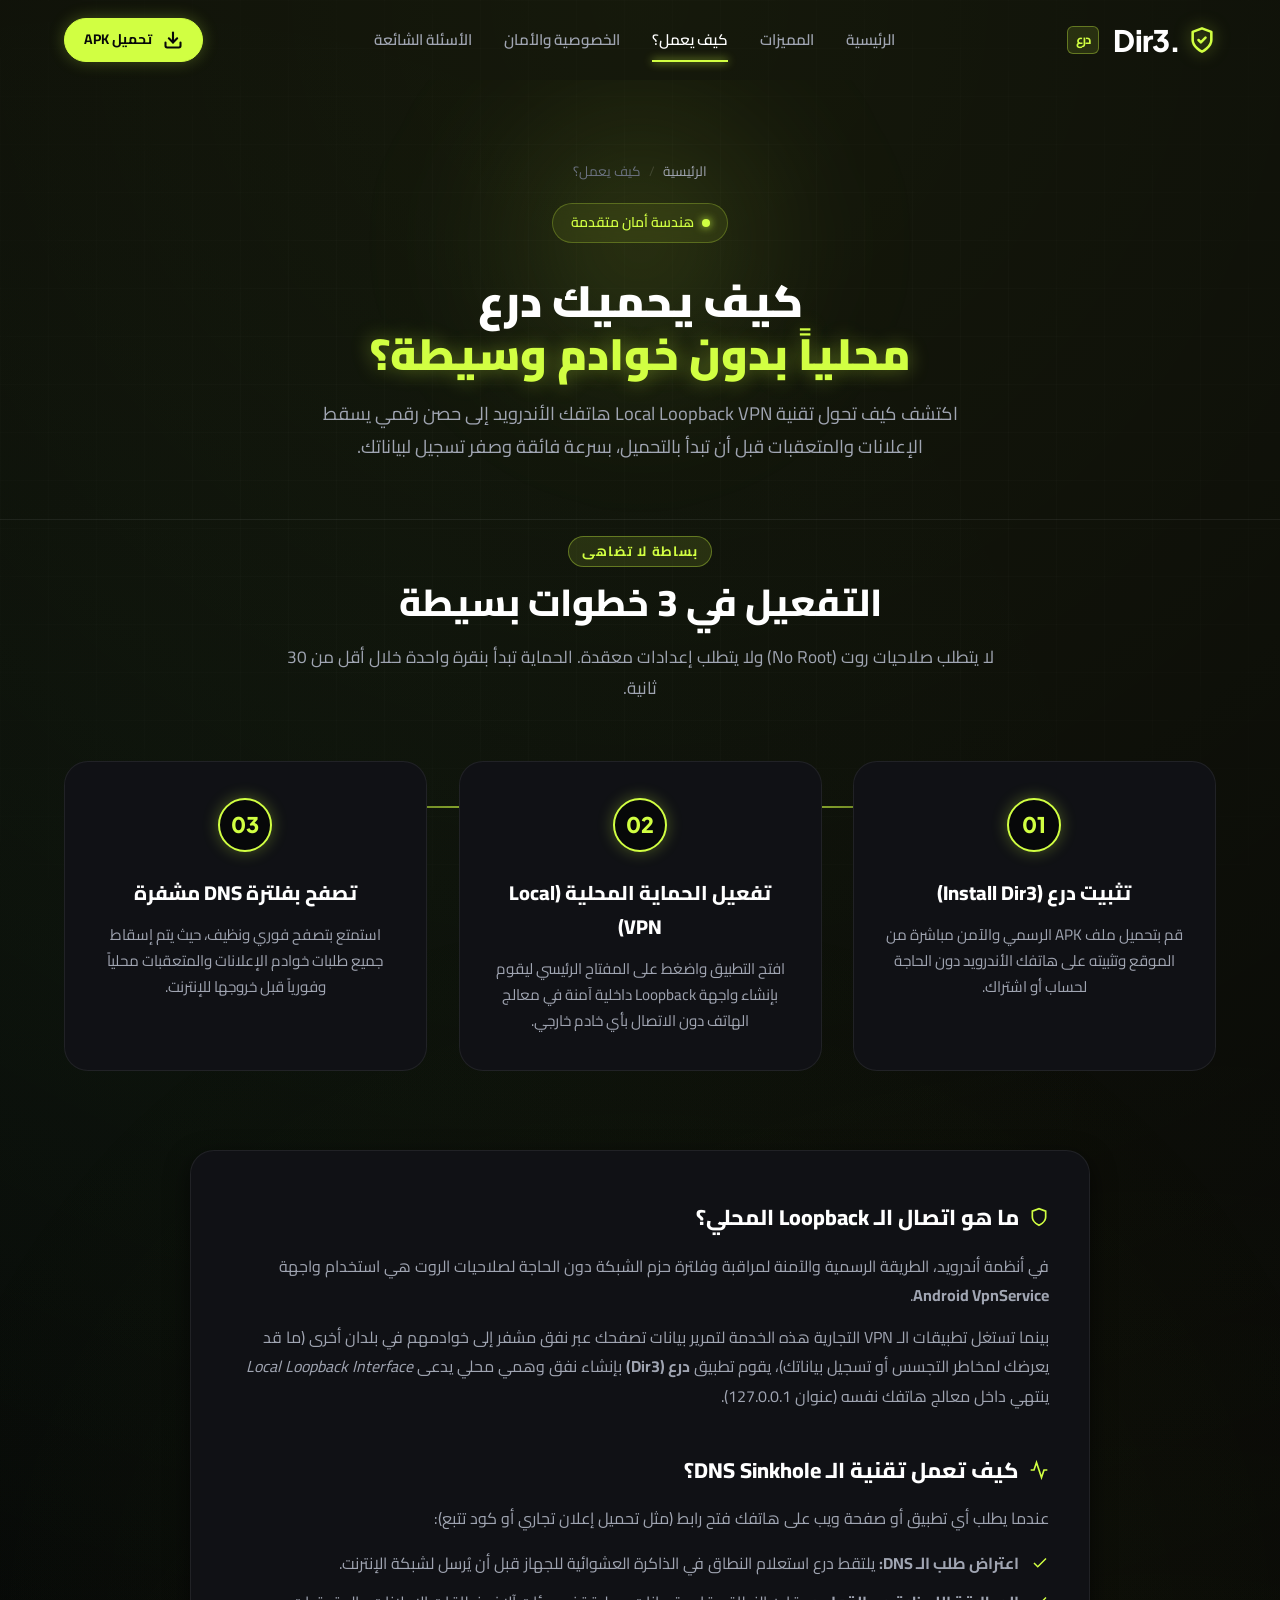
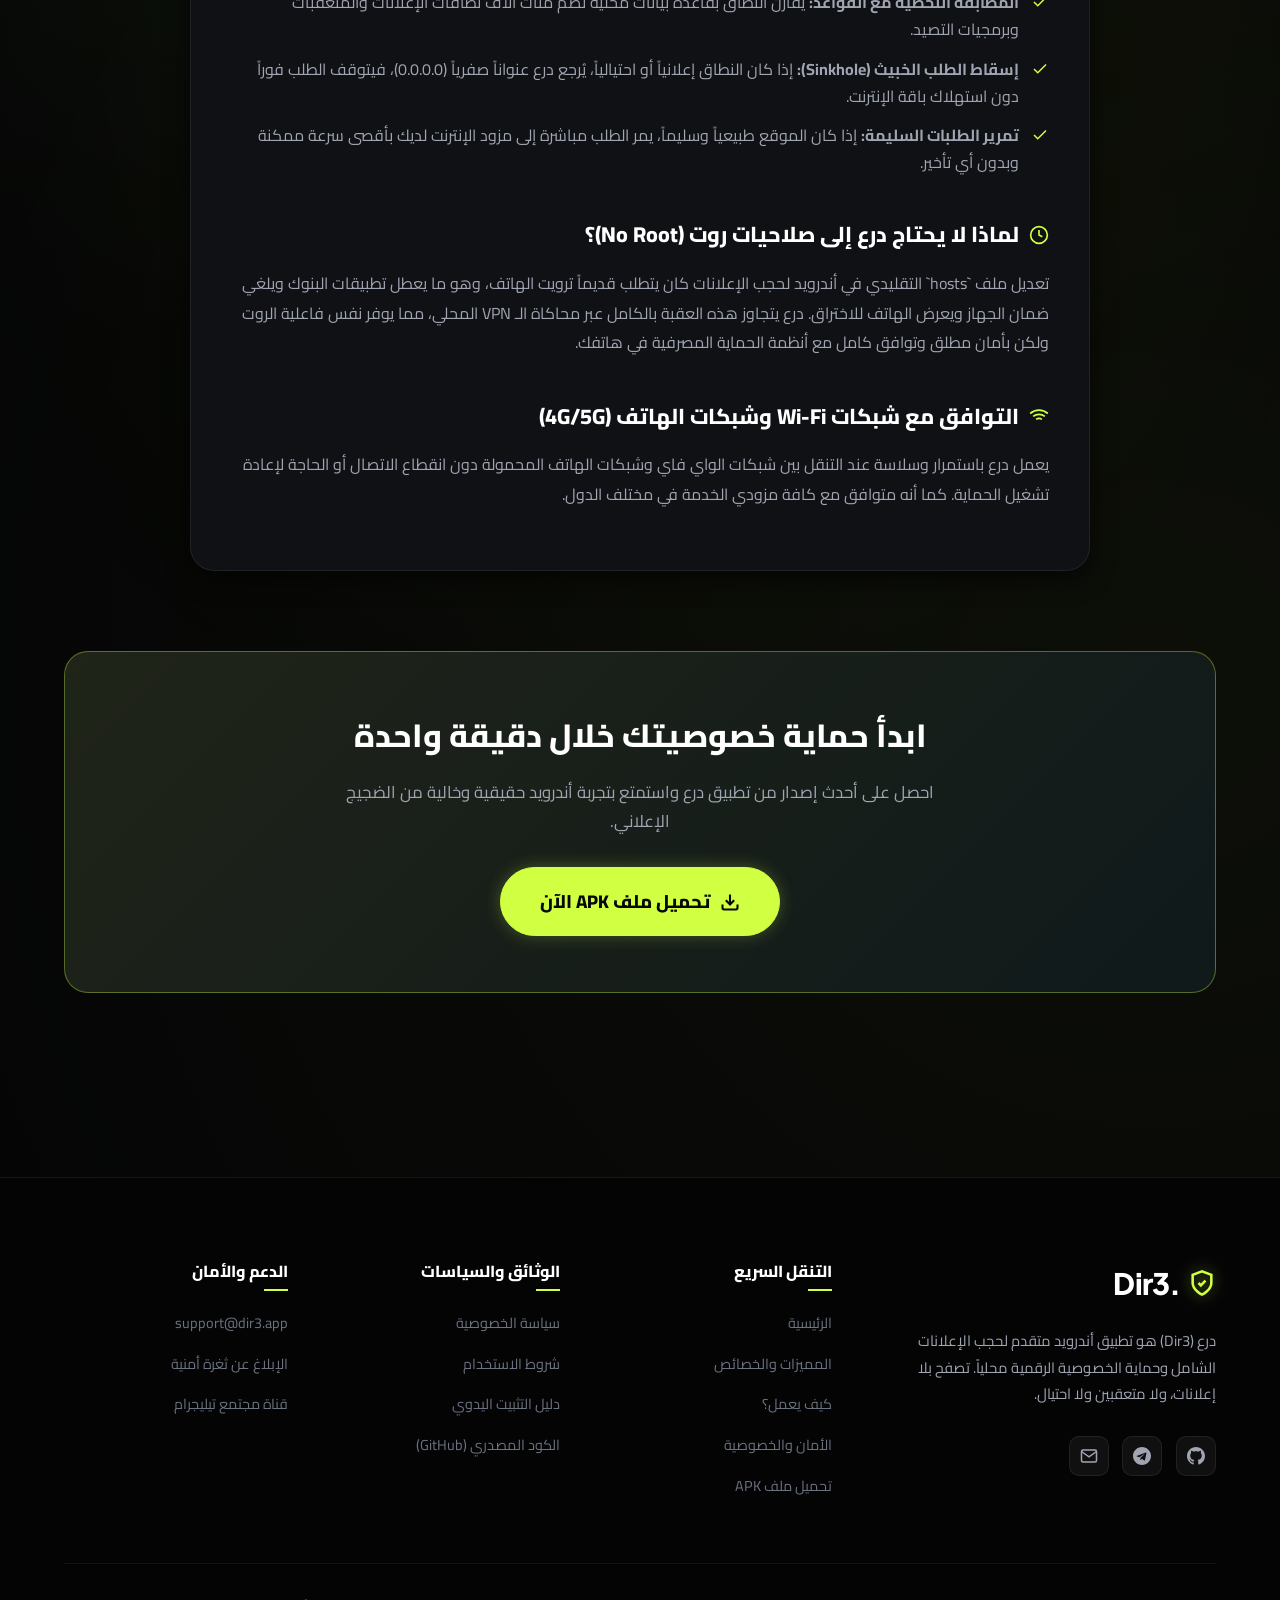
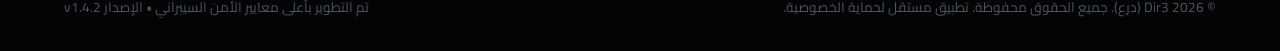
<file: how-it-works.html>
<!DOCTYPE html>
<html lang="ar" dir="rtl">
<head>
  <meta charset="UTF-8">
  <meta name="viewport" content="width=device-width, initial-scale=1.0">
  <title>كيف يعمل تطبيق درع؟ | Dir3 للهندسة الأمنية والفلترة المحلية</title>
  
  <meta name="description" content="تعرف على كيفية عمل تطبيق درع (Dir3) عبر تقنية Local Loopback VPN وفلترة DNS دون إرسال ترافيك هاتفك لأي خوادم خارجية.">
  <meta name="keywords" content="كيف يعمل درع, آلية عمل مانع الإعلانات, Local VPN أندرويد, DNS Sinkhole, فلترة محلية, أمان أندرويد">
  <meta name="theme-color" content="#050506">

  <!-- Favicon / App Icon -->
  <link rel="icon" type="image/png" href="assets/images/favicon.png?v=2">
  <link rel="shortcut icon" type="image/png" href="assets/images/favicon.png?v=2">
  <link rel="apple-touch-icon" href="assets/images/favicon.png?v=2">


  <!-- Google Fonts -->
  <link rel="preconnect" href="https://fonts.googleapis.com">
  <link rel="preconnect" href="https://fonts.gstatic.com" crossorigin>
  <link href="https://fonts.googleapis.com/css2?family=Cairo:wght@400;500;600;700;800;900&family=Plus+Jakarta+Sans:wght@500;700;800&family=JetBrains+Mono:wght@500&display=swap" rel="stylesheet">

  <!-- Stylesheets -->
  <link rel="stylesheet" href="css/style.css">
  <link rel="stylesheet" href="css/animations.css">
</head>
<body>

  <!-- Cyber Matrix Grid Background -->
  <div class="cyber-grid-bg" aria-hidden="true"></div>

  <!-- Header -->
  <header class="site-header" id="navbar">
    <div class="container nav-container">
      <a href="index.html" class="brand-logo" aria-label="الصفحة الرئيسية لتطبيق درع">
        <svg class="shield-icon" viewBox="0 0 24 24" fill="none" stroke="currentColor" stroke-width="2.2" stroke-linecap="round" stroke-linejoin="round">
          <path d="M12 22s8-4 8-10V5l-8-3-8 3v7c0 6 8 10 8 10z"/>
          <path d="m9 12 2 2 4-4"/>
        </svg>
        <span>.Dir3</span>
        <span class="brand-arabic-badge">درع</span>
      </a>

      <nav aria-label="القائمة الرئيسية">
        <ul class="nav-menu" id="navMenu">
          <li><a href="index.html" class="nav-link">الرئيسية</a></li>
          <li><a href="features.html" class="nav-link">المميزات</a></li>
          <li><a href="how-it-works.html" class="nav-link active">كيف يعمل؟</a></li>
          <li><a href="privacy.html" class="nav-link">الخصوصية والأمان</a></li>
          <li><a href="faq.html" class="nav-link">الأسئلة الشائعة</a></li>
        </ul>
      </nav>

      <div class="nav-actions">
        <a href="download.html" class="btn btn-primary btn-sm shimmer-btn">
          <svg viewBox="0 0 24 24" fill="none" stroke="currentColor" stroke-width="2.5" stroke-linecap="round" stroke-linejoin="round">
            <path d="M21 15v4a2 2 0 0 1-2 2H5a2 2 0 0 1-2-2v-4"/>
            <polyline points="7 10 12 15 17 10"/>
            <line x1="12" y1="15" x2="12" y2="3"/>
          </svg>
          <span>تحميل APK</span>
        </a>

        <button class="mobile-toggle" aria-label="فتح القائمة" aria-expanded="false" id="mobileMenuToggle">
          <span></span>
          <span></span>
          <span></span>
        </button>
      </div>
    </div>
  </header>

  <main>
    <!-- Subpage Hero -->
    <section class="subpage-hero">
      <div class="hero-glow-sphere" aria-hidden="true"></div>
      <div class="container">
        <div class="breadcrumb-nav">
          <a href="index.html">الرئيسية</a>
          <span class="separator">/</span>
          <span>كيف يعمل؟</span>
        </div>
        <div class="badge-pill" style="display:inline-flex; margin-bottom:1rem;">
          <span class="pulse-dot"></span>
          <span>هندسة أمان متقدمة</span>
        </div>
        <h1 class="page-title">
          كيف يحميك درع<br>
          <span class="text-neon">محلياً بدون خوادم وسيطة؟</span>
        </h1>
        <p class="page-subtitle">
          اكتشف كيف تحول تقنية Local Loopback VPN هاتفك الأندرويد إلى حصن رقمي يسقط الإعلانات والمتعقبات قبل أن تبدأ بالتحميل، بسرعة فائقة وصفر تسجيل لبياناتك.
        </p>
      </div>
    </section>

    <!-- 3 Steps Section -->
    <section class="how-section" style="padding-top:1rem;">
      <div class="container">
        
        <div class="section-header reveal">
          <span class="section-tag">بساطة لا تضاهى</span>
          <h2 class="section-title">التفعيل في 3 خطوات بسيطة</h2>
          <p class="section-subtitle">
            لا يتطلب صلاحيات روت (No Root) ولا يتطلب إعدادات معقدة. الحماية تبدأ بنقرة واحدة خلال أقل من 30 ثانية.
          </p>
        </div>

        <div class="steps-timeline">
          <!-- Step 1 -->
          <div class="step-card reveal">
            <div class="step-number-badge">01</div>
            <h3 class="step-title">تثبيت درع (Install Dir3)</h3>
            <p class="step-desc">
              قم بتحميل ملف APK الرسمي والآمن مباشرة من الموقع وتثبيته على هاتفك الأندرويد دون الحاجة لحساب أو اشتراك.
            </p>
          </div>

          <!-- Step 2 -->
          <div class="step-card reveal delay-1">
            <div class="step-number-badge">02</div>
            <h3 class="step-title">تفعيل الحماية المحلية (Local VPN)</h3>
            <p class="step-desc">
              افتح التطبيق واضغط على المفتاح الرئيسي ليقوم بإنشاء واجهة Loopback داخلية آمنة في معالج الهاتف دون الاتصال بأي خادم خارجي.
            </p>
          </div>

          <!-- Step 3 -->
          <div class="step-card reveal delay-2">
            <div class="step-number-badge">03</div>
            <h3 class="step-title">تصفح بفلترة DNS مشفرة</h3>
            <p class="step-desc">
              استمتع بتصفح فوري ونظيف، حيث يتم إسقاط جميع طلبات خوادم الإعلانات والمتعقبات محلياً وفورياً قبل خروجها للإنترنت.
            </p>
          </div>
        </div>

        <!-- Architecture Deep Dive Card -->
        <div class="content-doc-card reveal" style="margin-top: 5rem;">
          <div class="doc-section">
            <h3>
              <svg viewBox="0 0 24 24" fill="none" stroke="currentColor" stroke-width="2"><path d="M12 22s8-4 8-10V5l-8-3-8 3v7c0 6 8 10 8 10z"/></svg>
              ما هو اتصال الـ Loopback المحلي؟
            </h3>
            <p>
              في أنظمة أندرويد، الطريقة الرسمية والآمنة لمراقبة وفلترة حزم الشبكة دون الحاجة لصلاحيات الروت هي استخدام واجهة <strong>Android VpnService</strong>.
            </p>
            <p>
              بينما تستغل تطبيقات الـ VPN التجارية هذه الخدمة لتمرير بيانات تصفحك عبر نفق مشفر إلى خوادمهم في بلدان أخرى (ما قد يعرضك لمخاطر التجسس أو تسجيل بياناتك)، يقوم تطبيق <strong>درع (Dir3)</strong> بإنشاء نفق وهمي محلي يدعى <em>Local Loopback Interface</em> ينتهي داخل معالج هاتفك نفسه (عنوان 127.0.0.1).
            </p>
          </div>

          <div class="doc-section">
            <h3>
              <svg viewBox="0 0 24 24" fill="none" stroke="currentColor" stroke-width="2"><polyline points="22 12 18 12 15 21 9 3 6 12 2 12"/></svg>
              كيف تعمل تقنية الـ DNS Sinkhole؟
            </h3>
            <p>
              عندما يطلب أي تطبيق أو صفحة ويب على هاتفك فتح رابط (مثل تحميل إعلان تجاري أو كود تتبع):
            </p>
            <ul>
              <li>
                <svg viewBox="0 0 24 24" fill="none" stroke="currentColor" stroke-width="2"><polyline points="20 6 9 17 4 12"/></svg>
                <span><strong>اعتراض طلب الـ DNS:</strong> يلتقط درع استعلام النطاق في الذاكرة العشوائية للجهاز قبل أن يُرسل لشبكة الإنترنت.</span>
              </li>
              <li>
                <svg viewBox="0 0 24 24" fill="none" stroke="currentColor" stroke-width="2"><polyline points="20 6 9 17 4 12"/></svg>
                <span><strong>المطابقة اللحظية مع القواعد:</strong> يقارن النطاق بقاعدة بيانات محلية تضم مئات آلاف نطاقات الإعلانات والمتعقبات وبرمجيات التصيد.</span>
              </li>
              <li>
                <svg viewBox="0 0 24 24" fill="none" stroke="currentColor" stroke-width="2"><polyline points="20 6 9 17 4 12"/></svg>
                <span><strong>إسقاط الطلب الخبيث (Sinkhole):</strong> إذا كان النطاق إعلانياً أو احتيالياً، يُرجع درع عنواناً صفرياً (0.0.0.0)، فيتوقف الطلب فوراً دون استهلاك باقة الإنترنت.</span>
              </li>
              <li>
                <svg viewBox="0 0 24 24" fill="none" stroke="currentColor" stroke-width="2"><polyline points="20 6 9 17 4 12"/></svg>
                <span><strong>تمرير الطلبات السليمة:</strong> إذا كان الموقع طبيعياً وسليماً، يمر الطلب مباشرة إلى مزود الإنترنت لديك بأقصى سرعة ممكنة وبدون أي تأخير.</span>
              </li>
            </ul>
          </div>

          <div class="doc-section">
            <h3>
              <svg viewBox="0 0 24 24" fill="none" stroke="currentColor" stroke-width="2"><circle cx="12" cy="12" r="10"/><polyline points="12 6 12 12 16 14"/></svg>
              لماذا لا يحتاج درع إلى صلاحيات روت (No Root)؟
            </h3>
            <p>
              تعديل ملف `hosts` التقليدي في أندرويد لحجب الإعلانات كان يتطلب قديماً ترويت الهاتف، وهو ما يعطل تطبيقات البنوك ويلغي ضمان الجهاز ويعرض الهاتف للاختراق. درع يتجاوز هذه العقبة بالكامل عبر محاكاة الـ VPN المحلي، مما يوفر نفس فاعلية الروت ولكن بأمان مطلق وتوافق كامل مع أنظمة الحماية المصرفية في هاتفك.
            </p>
          </div>

          <div class="doc-section">
            <h3>
              <svg viewBox="0 0 24 24" fill="none" stroke="currentColor" stroke-width="2"><path d="M5 12.55a11 11 0 0 1 14.08 0"></path><path d="M1.42 9a16 16 0 0 1 21.16 0"></path><path d="M8.53 16.11a6 6 0 0 1 6.95 0"></path><line x1="12" y1="20" x2="12.01" y2="20"></line></svg>
              التوافق مع شبكات Wi-Fi وشبكات الهاتف (4G/5G)
            </h3>
            <p>
              يعمل درع باستمرار وسلاسة عند التنقل بين شبكات الواي فاي وشبكات الهاتف المحمولة دون انقطاع الاتصال أو الحاجة لإعادة تشغيل الحماية. كما أنه متوافق مع كافة مزودي الخدمة في مختلف الدول.
            </p>
          </div>
        </div>

        <!-- Subpage CTA Banner -->
        <div class="subpage-cta-banner reveal">
          <h2>ابدأ حماية خصوصيتك خلال دقيقة واحدة</h2>
          <p>احصل على أحدث إصدار من تطبيق درع واستمتع بتجربة أندرويد حقيقية وخالية من الضجيج الإعلاني.</p>
          <a href="download.html" class="btn btn-primary btn-lg shimmer-btn">
            <svg viewBox="0 0 24 24" fill="none" stroke="currentColor" stroke-width="2.5">
              <path d="M21 15v4a2 2 0 0 1-2 2H5a2 2 0 0 1-2-2v-4"/>
              <polyline points="7 10 12 15 17 10"/>
              <line x1="12" y1="15" x2="12" y2="3"/>
            </svg>
            <span>تحميل ملف APK الآن</span>
          </a>
        </div>

      </div>
    </section>
  </main>

  <!-- Footer -->
  <footer class="site-footer">
    <div class="container">
      <div class="footer-top">
        <div class="footer-brand-col">
          <a href="index.html" class="brand-logo" aria-label="شعار درع">
            <svg class="shield-icon" viewBox="0 0 24 24" fill="none" stroke="currentColor" stroke-width="2.2">
              <path d="M12 22s8-4 8-10V5l-8-3-8 3v7c0 6 8 10 8 10z"/>
              <path d="m9 12 2 2 4-4"/>
            </svg>
            <span>.Dir3</span>
          </a>
          <p>
            درع (Dir3) هو تطبيق أندرويد متقدم لحجب الإعلانات الشامل وحماية الخصوصية الرقمية محلياً. تصفح بلا إعلانات، ولا متعقبين ولا احتيال.
          </p>
          <div class="footer-social-links">
            <a href="https://github.com/dir3-shield/dir3-android" class="social-btn" target="_blank" rel="noopener noreferrer" aria-label="GitHub Repository">
              <svg viewBox="0 0 24 24" fill="currentColor">
                <path d="M12 0c-6.626 0-12 5.373-12 12 0 5.302 3.438 9.8 8.207 11.387.599.111.793-.261.793-.577v-2.234c-3.338.726-4.033-1.416-4.033-1.416-.546-1.387-1.333-1.756-1.333-1.756-1.089-.745.083-.729.083-.729 1.205.084 1.839 1.237 1.839 1.237 1.07 1.834 2.807 1.304 3.492.997.107-.775.418-1.305.762-1.604-2.665-.305-5.467-1.334-5.467-5.931 0-1.311.469-2.381 1.236-3.221-.124-.303-.535-1.524.117-3.176 0 0 1.008-.322 3.301 1.23.957-.266 1.983-.399 3.003-.404 1.02.005 2.047.138 3.006.404 2.291-1.552 3.297-1.23 3.297-1.23.653 1.653.242 2.874.118 3.176.77.84 1.235 1.911 1.235 3.221 0 4.609-2.807 5.624-5.479 5.921.43.372.823 1.102.823 2.222v3.293c0 .319.192.694.801.576 4.765-1.589 8.199-6.086 8.199-11.386 0-6.627-5.373-12-12-12z"/>
              </svg>
            </a>
            <a href="https://t.me/dir3_app" class="social-btn" target="_blank" rel="noopener noreferrer" aria-label="Telegram Channel">
              <svg viewBox="0 0 24 24" fill="currentColor">
                <path d="M12 0C5.373 0 0 5.373 0 12s5.373 12 12 12 12-5.373 12-12S18.627 0 12 0zm5.894 8.221l-1.97 9.28c-.145.658-.537.818-1.084.508l-3-2.21-1.446 1.394c-.14.18-.357.295-.6.295-.002 0-.003 0-.005 0l.213-3.054 5.56-5.022c.24-.213-.054-.334-.373-.121l-6.869 4.326-2.96-.924c-.643-.204-.657-.643.136-.953l11.57-4.458c.538-.196 1.006.128.832.943z"/>
              </svg>
            </a>
            <a href="mailto:support@dir3.app" class="social-btn" aria-label="Contact Email">
              <svg viewBox="0 0 24 24" fill="none" stroke="currentColor" stroke-width="2">
                <path d="M4 4h16c1.1 0 2 .9 2 2v12c0 1.1-.9 2-2 2H4c-1.1 0-2-.9-2-2V6c0-1.1.9-2 2-2z"></path>
                <polyline points="22,6 12,13 2,6"></polyline>
              </svg>
            </a>
          </div>
        </div>

        <div class="footer-links-col">
          <h4 class="footer-col-title">التنقل السريع</h4>
          <ul class="footer-links">
            <li><a href="index.html">الرئيسية</a></li>
            <li><a href="features.html">المميزات والخصائص</a></li>
            <li><a href="how-it-works.html">كيف يعمل؟</a></li>
            <li><a href="privacy.html">الأمان والخصوصية</a></li>
            <li><a href="download.html">تحميل ملف APK</a></li>
          </ul>
        </div>

        <div class="footer-links-col">
          <h4 class="footer-col-title">الوثائق والسياسات</h4>
          <ul class="footer-links">
            <li><a href="privacy.html">سياسة الخصوصية</a></li>
            <li><a href="terms.html">شروط الاستخدام</a></li>
            <li><a href="download.html#install-guide">دليل التثبيت اليدوي</a></li>
            <li><a href="https://github.com/dir3-shield/dir3-android" target="_blank" rel="noopener noreferrer">الكود المصدري (GitHub)</a></li>
          </ul>
        </div>

        <div class="footer-links-col">
          <h4 class="footer-col-title">الدعم والأمان</h4>
          <ul class="footer-links">
            <li><a href="mailto:support@dir3.app">support@dir3.app</a></li>
            <li><a href="mailto:security@dir3.app">الإبلاغ عن ثغرة أمنية</a></li>
            <li><a href="https://t.me/dir3_app" target="_blank" rel="noopener noreferrer">قناة مجتمع تيليجرام</a></li>
          </ul>
        </div>
      </div>

      <div class="footer-bottom">
        <div>
          © 2026 Dir3 (درع). جميع الحقوق محفوظة. تطبيق مستقل لحماية الخصوصية.
        </div>
        <div>
          تم التطوير بأعلى معايير الأمن السيبراني • الإصدار <span data-config="app-version">v1.4.2</span>
        </div>
      </div>
    </div>
  </footer>

  <script src="js/config.js"></script>
  <script src="js/main.js"></script>
</body>
</html>
</file>
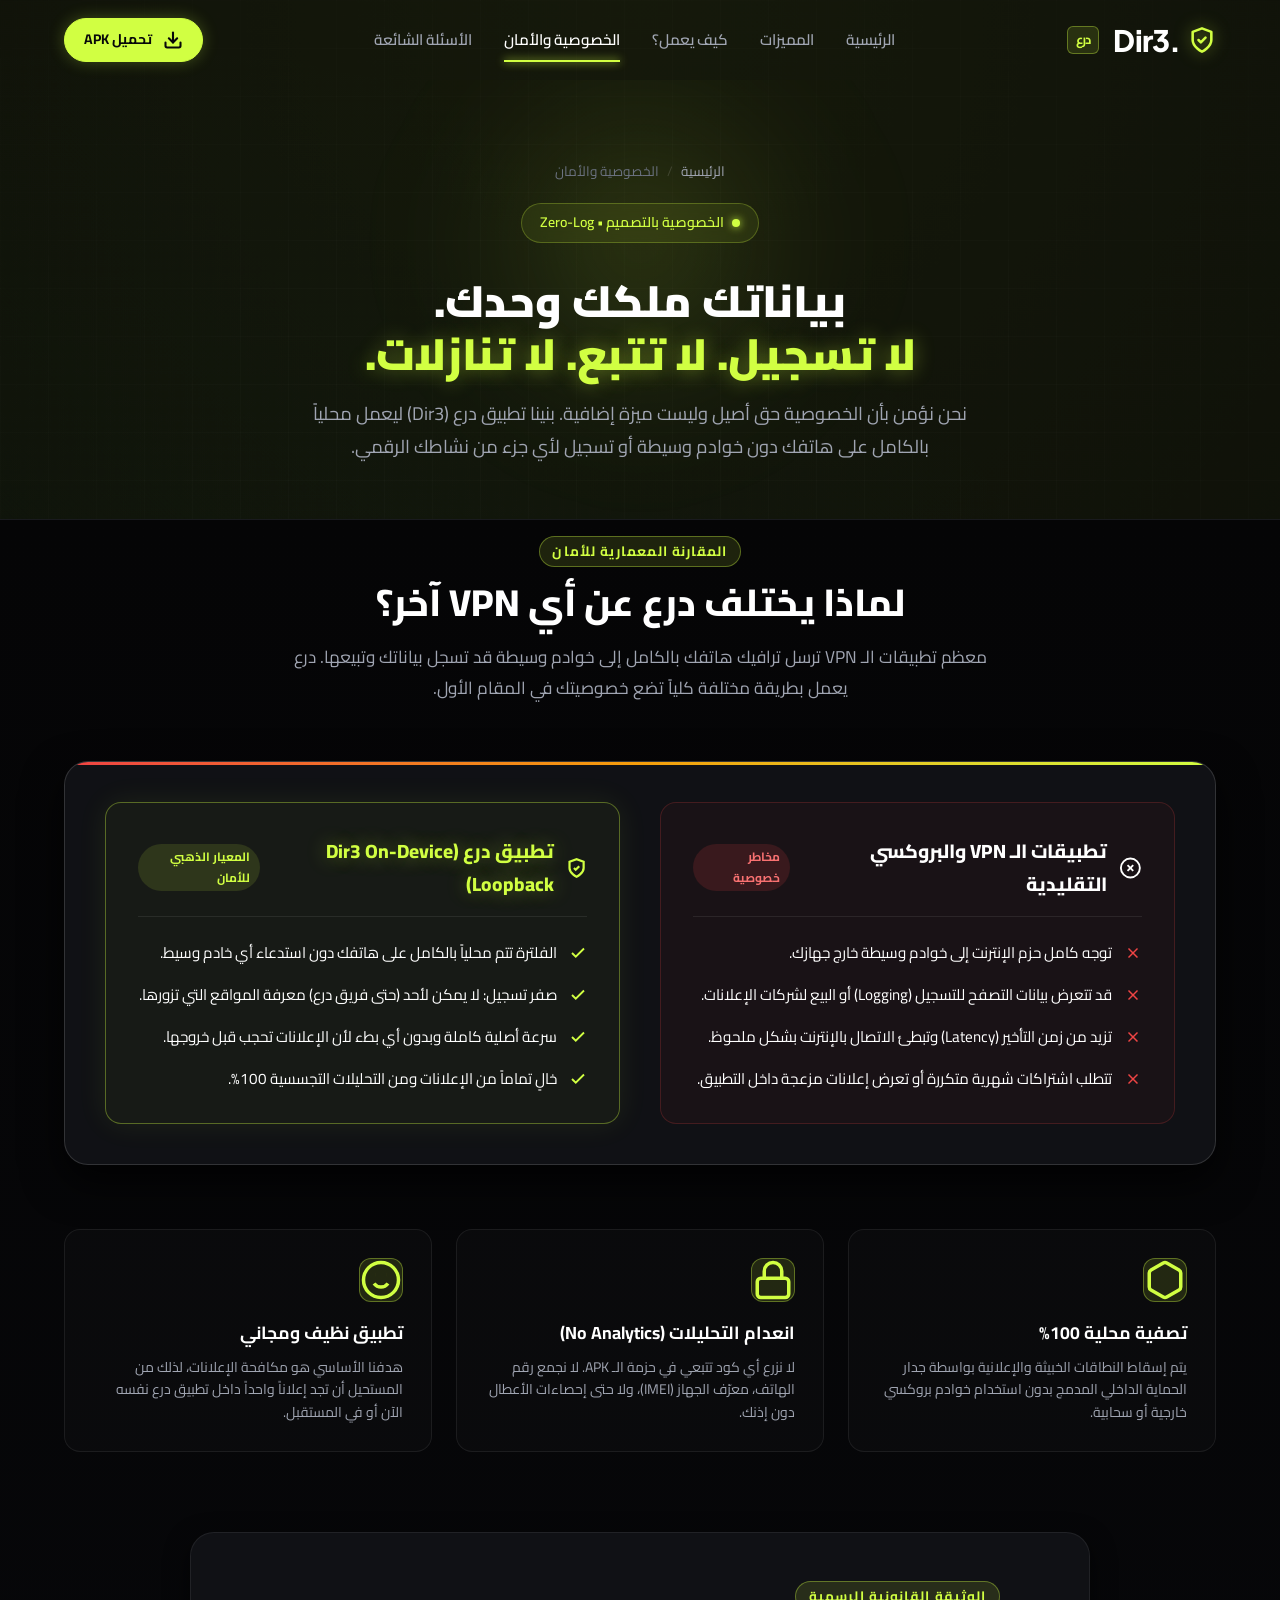
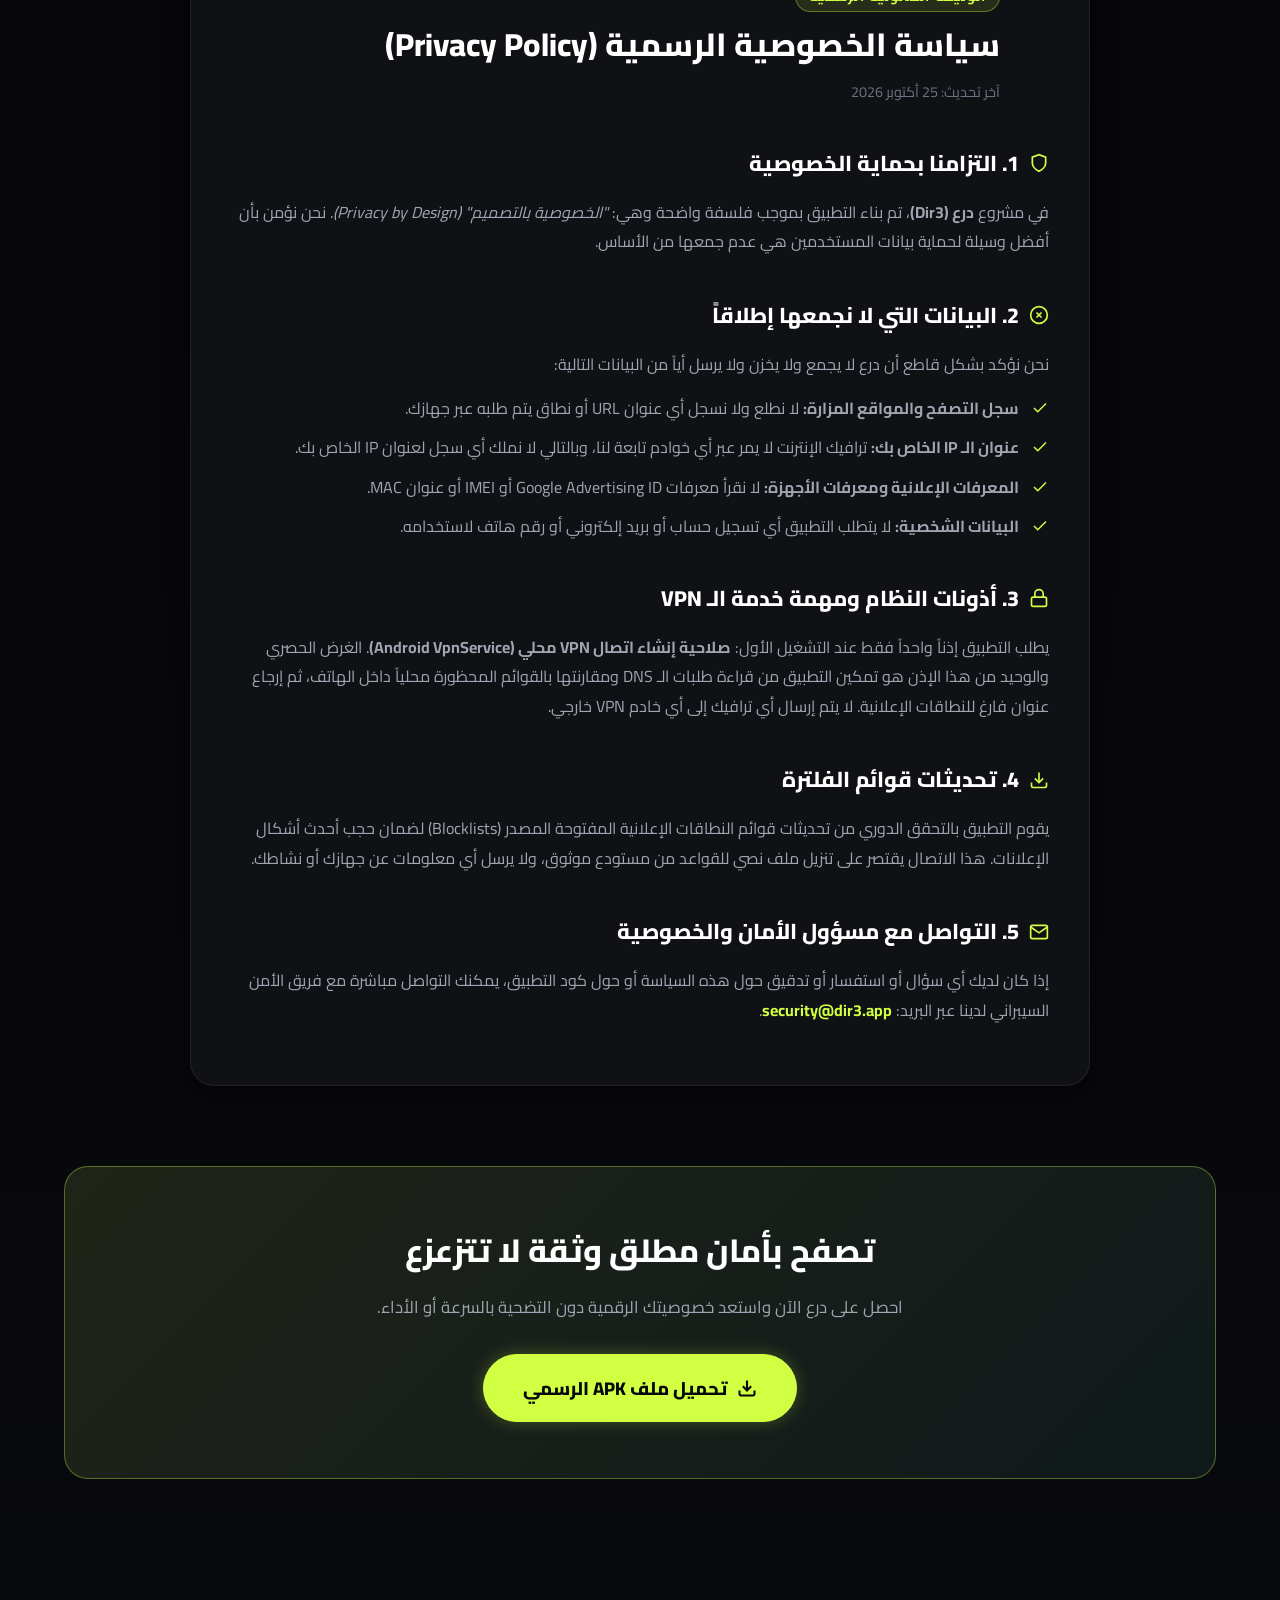
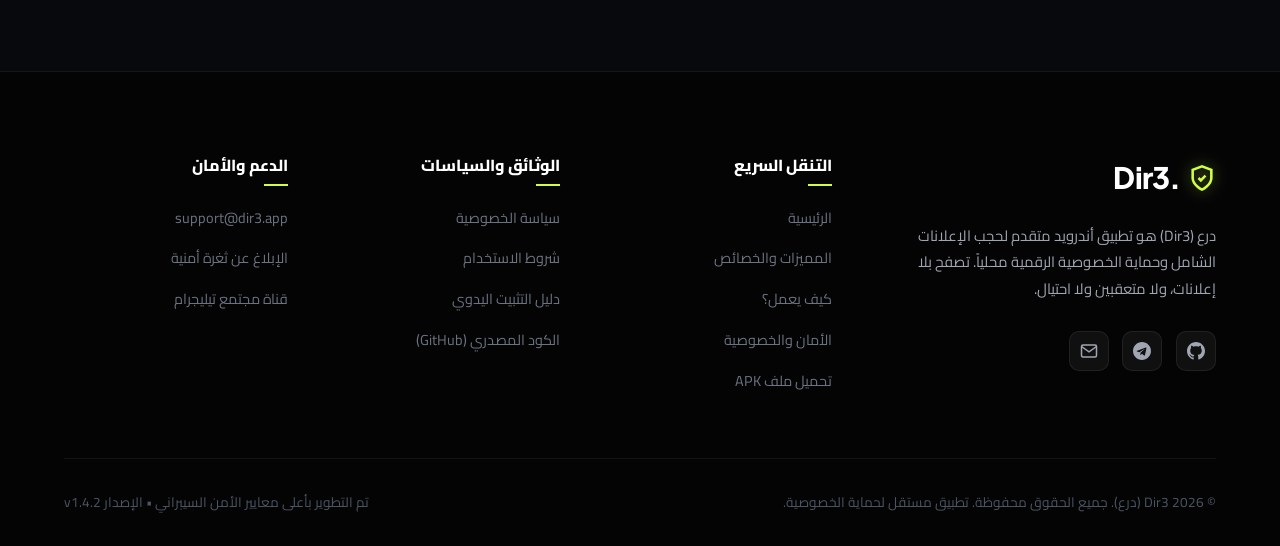
<file: privacy.html>
<!DOCTYPE html>
<html lang="ar" dir="rtl">
<head>
  <meta charset="UTF-8">
  <meta name="viewport" content="width=device-width, initial-scale=1.0">
  <title>الأمان والخصوصية | سياسة خصوصية تطبيق درع (Dir3) وسياسة عدم التسجيل</title>
  
  <meta name="description" content="تعرف على معايير الخصوصية الصارمة في تطبيق درع (Dir3): صفر تسجيل للبيانات، فلترة محلية بدون خوادم مراقبة، وسياسة الخصوصية الرسمية.">
  <meta name="keywords" content="خصوصية تطبيق درع, سياسة الخصوصية Dir3, Zero-Log, أمان أندرويد, حظر المتعقبات, تشفير محلي">
  <meta name="theme-color" content="#050506">

  <!-- Favicon / App Icon -->
  <link rel="icon" type="image/png" href="assets/images/favicon.png?v=2">
  <link rel="shortcut icon" type="image/png" href="assets/images/favicon.png?v=2">
  <link rel="apple-touch-icon" href="assets/images/favicon.png?v=2">


  <!-- Google Fonts -->
  <link rel="preconnect" href="https://fonts.googleapis.com">
  <link rel="preconnect" href="https://fonts.gstatic.com" crossorigin>
  <link href="https://fonts.googleapis.com/css2?family=Cairo:wght@400;500;600;700;800;900&family=Plus+Jakarta+Sans:wght@500;700;800&family=JetBrains+Mono:wght@500&display=swap" rel="stylesheet">

  <!-- Stylesheets -->
  <link rel="stylesheet" href="css/style.css">
  <link rel="stylesheet" href="css/animations.css">
</head>
<body>

  <!-- Cyber Matrix Grid Background -->
  <div class="cyber-grid-bg" aria-hidden="true"></div>

  <!-- Header -->
  <header class="site-header" id="navbar">
    <div class="container nav-container">
      <a href="index.html" class="brand-logo" aria-label="الصفحة الرئيسية لتطبيق درع">
        <svg class="shield-icon" viewBox="0 0 24 24" fill="none" stroke="currentColor" stroke-width="2.2" stroke-linecap="round" stroke-linejoin="round">
          <path d="M12 22s8-4 8-10V5l-8-3-8 3v7c0 6 8 10 8 10z"/>
          <path d="m9 12 2 2 4-4"/>
        </svg>
        <span>.Dir3</span>
        <span class="brand-arabic-badge">درع</span>
      </a>

      <nav aria-label="القائمة الرئيسية">
        <ul class="nav-menu" id="navMenu">
          <li><a href="index.html" class="nav-link">الرئيسية</a></li>
          <li><a href="features.html" class="nav-link">المميزات</a></li>
          <li><a href="how-it-works.html" class="nav-link">كيف يعمل؟</a></li>
          <li><a href="privacy.html" class="nav-link active">الخصوصية والأمان</a></li>
          <li><a href="faq.html" class="nav-link">الأسئلة الشائعة</a></li>
        </ul>
      </nav>

      <div class="nav-actions">
        <a href="download.html" class="btn btn-primary btn-sm shimmer-btn">
          <svg viewBox="0 0 24 24" fill="none" stroke="currentColor" stroke-width="2.5" stroke-linecap="round" stroke-linejoin="round">
            <path d="M21 15v4a2 2 0 0 1-2 2H5a2 2 0 0 1-2-2v-4"/>
            <polyline points="7 10 12 15 17 10"/>
            <line x1="12" y1="15" x2="12" y2="3"/>
          </svg>
          <span>تحميل APK</span>
        </a>

        <button class="mobile-toggle" aria-label="فتح القائمة" aria-expanded="false" id="mobileMenuToggle">
          <span></span>
          <span></span>
          <span></span>
        </button>
      </div>
    </div>
  </header>

  <main>
    <!-- Subpage Hero -->
    <section class="subpage-hero">
      <div class="hero-glow-sphere" aria-hidden="true"></div>
      <div class="container">
        <div class="breadcrumb-nav">
          <a href="index.html">الرئيسية</a>
          <span class="separator">/</span>
          <span>الخصوصية والأمان</span>
        </div>
        <div class="badge-pill" style="display:inline-flex; margin-bottom:1rem;">
          <span class="pulse-dot"></span>
          <span>الخصوصية بالتصميم • Zero-Log</span>
        </div>
        <h1 class="page-title">
          بياناتك ملكك وحدك.<br>
          <span class="text-neon">لا تسجيل. لا تتبع. لا تنازلات.</span>
        </h1>
        <p class="page-subtitle">
          نحن نؤمن بأن الخصوصية حق أصيل وليست ميزة إضافية. بنينا تطبيق درع (Dir3) ليعمل محلياً بالكامل على هاتفك دون خوادم وسيطة أو تسجيل لأي جزء من نشاطك الرقمي.
        </p>
      </div>
    </section>

    <!-- Architecture Comparison Section -->
    <section class="privacy-section" style="padding-top:1rem;">
      <div class="container">
        
        <div class="section-header reveal">
          <span class="section-tag">المقارنة المعمارية للأمان</span>
          <h2 class="section-title">لماذا يختلف درع عن أي VPN آخر؟</h2>
          <p class="section-subtitle">
            معظم تطبيقات الـ VPN ترسل ترافيك هاتفك بالكامل إلى خوادم وسيطة قد تسجل بياناتك وتبيعها. درع يعمل بطريقة مختلفة كلياً تضع خصوصيتك في المقام الأول.
          </p>
        </div>

        <div class="privacy-comparison-box reveal">
          <div class="comparison-grid">
            <!-- Standard VPN -->
            <div class="comparison-column standard-vpn">
              <div class="col-header">
                <svg viewBox="0 0 24 24" fill="none" stroke="currentColor" stroke-width="2">
                  <circle cx="12" cy="12" r="10"></circle>
                  <line x1="15" y1="9" x2="9" y2="15"></line>
                  <line x1="9" y1="9" x2="15" y2="15"></line>
                </svg>
                <h3>تطبيقات الـ VPN والبروكسي التقليدية</h3>
                <span class="col-badge">مخاطر خصوصية</span>
              </div>
              <ul class="comparison-list">
                <li>
                  <svg viewBox="0 0 24 24" fill="none" stroke="currentColor" stroke-width="2"><line x1="18" y1="6" x2="6" y2="18"/><line x1="6" y1="6" x2="18" y2="18"/></svg>
                  <span>توجه كامل حزم الإنترنت إلى خوادم وسيطة خارج جهازك.</span>
                </li>
                <li>
                  <svg viewBox="0 0 24 24" fill="none" stroke="currentColor" stroke-width="2"><line x1="18" y1="6" x2="6" y2="18"/><line x1="6" y1="6" x2="18" y2="18"/></svg>
                  <span>قد تتعرض بيانات التصفح للتسجيل (Logging) أو البيع لشركات الإعلانات.</span>
                </li>
                <li>
                  <svg viewBox="0 0 24 24" fill="none" stroke="currentColor" stroke-width="2"><line x1="18" y1="6" x2="6" y2="18"/><line x1="6" y1="6" x2="18" y2="18"/></svg>
                  <span>تزيد من زمن التأخير (Latency) وتبطئ الاتصال بالإنترنت بشكل ملحوظ.</span>
                </li>
                <li>
                  <svg viewBox="0 0 24 24" fill="none" stroke="currentColor" stroke-width="2"><line x1="18" y1="6" x2="6" y2="18"/><line x1="6" y1="6" x2="18" y2="18"/></svg>
                  <span>تتطلب اشتراكات شهرية متكررة أو تعرض إعلانات مزعجة داخل التطبيق.</span>
                </li>
              </ul>
            </div>

            <!-- Dir3 Local Architecture -->
            <div class="comparison-column dir3-local">
              <div class="col-header">
                <svg viewBox="0 0 24 24" fill="none" stroke="var(--color-accent)" stroke-width="2.5">
                  <path d="M12 22s8-4 8-10V5l-8-3-8 3v7c0 6 8 10 8 10z"/>
                  <path d="m9 12 2 2 4-4"/>
                </svg>
                <h3 class="text-neon">تطبيق درع (Dir3 On-Device Loopback)</h3>
                <span class="col-badge">المعيار الذهبي للأمان</span>
              </div>
              <ul class="comparison-list">
                <li>
                  <svg viewBox="0 0 24 24" fill="none" stroke="currentColor" stroke-width="2.5"><polyline points="20 6 9 17 4 12"/></svg>
                  <span>الفلترة تتم محلياً بالكامل على هاتفك دون استدعاء أي خادم وسيط.</span>
                </li>
                <li>
                  <svg viewBox="0 0 24 24" fill="none" stroke="currentColor" stroke-width="2.5"><polyline points="20 6 9 17 4 12"/></svg>
                  <span>صفر تسجيل: لا يمكن لأحد (حتى فريق درع) معرفة المواقع التي تزورها.</span>
                </li>
                <li>
                  <svg viewBox="0 0 24 24" fill="none" stroke="currentColor" stroke-width="2.5"><polyline points="20 6 9 17 4 12"/></svg>
                  <span>سرعة أصلية كاملة وبدون أي بطء لأن الإعلانات تحجب قبل خروجها.</span>
                </li>
                <li>
                  <svg viewBox="0 0 24 24" fill="none" stroke="currentColor" stroke-width="2.5"><polyline points="20 6 9 17 4 12"/></svg>
                  <span>خالٍ تماماً من الإعلانات ومن التحليلات التجسسية 100%.</span>
                </li>
              </ul>
            </div>
          </div>
        </div>

        <!-- Privacy Pillars Grid -->
        <div class="privacy-pillars" style="margin-top: 4rem;">
          <div class="pillar-card reveal">
            <div class="pillar-icon">
              <svg viewBox="0 0 24 24" fill="none" stroke="currentColor" stroke-width="2">
                <path d="M21 16V8a2 2 0 0 0-1-1.73l-7-4a2 2 0 0 0-2 0l-7 4A2 2 0 0 0 3 8v8a2 2 0 0 0 1 1.73l7 4a2 2 0 0 0 2 0l7-4A2 2 0 0 0 21 16z"></path>
              </svg>
            </div>
            <h4>تصفية محلية 100%</h4>
            <p>يتم إسقاط النطاقات الخبيثة والإعلانية بواسطة جدار الحماية الداخلي المدمج بدون استخدام خوادم بروكسي خارجية أو سحابية.</p>
          </div>

          <div class="pillar-card reveal delay-1">
            <div class="pillar-icon">
              <svg viewBox="0 0 24 24" fill="none" stroke="currentColor" stroke-width="2">
                <rect x="3" y="11" width="18" height="11" rx="2" ry="2"></rect>
                <path d="M7 11V7a5 5 0 0 1 10 0v4"></path>
              </svg>
            </div>
            <h4>انعدام التحليلات (No Analytics)</h4>
            <p>لا نزرع أي كود تتبعي في حزمة الـ APK. لا نجمع رقم الهاتف، معرّف الجهاز (IMEI)، ولا حتى إحصاءات الأعطال دون إذنك.</p>
          </div>

          <div class="pillar-card reveal delay-2">
            <div class="pillar-icon">
              <svg viewBox="0 0 24 24" fill="none" stroke="currentColor" stroke-width="2">
                <circle cx="12" cy="12" r="10"></circle>
                <path d="M8 14s1.5 2 4 2 4-2 4-2"></path>
                <line x1="9" y1="9" x2="9.01" y2="9"></line>
                <line x1="15" y1="9" x2="15.01" y2="9"></line>
              </svg>
            </div>
            <h4>تطبيق نظيف ومجاني</h4>
            <p>هدفنا الأساسي هو مكافحة الإعلانات، لذلك من المستحيل أن تجد إعلاناً واحداً داخل تطبيق درع نفسه الآن أو في المستقبل.</p>
          </div>
        </div>

        <!-- Official Privacy Policy Full Document -->
        <div class="content-doc-card reveal" style="margin-top: 5rem;">
          <div class="section-header" style="text-align:right; margin-bottom:2.5rem;">
            <span class="section-tag">الوثيقة القانونية الرسمية</span>
            <h2 class="section-title" style="font-size:2rem;">سياسة الخصوصية الرسمية (Privacy Policy)</h2>
            <p style="color:var(--color-text-tertiary); font-size:0.9rem;">آخر تحديث: 25 أكتوبر 2026</p>
          </div>

          <div class="doc-section">
            <h3>
              <svg viewBox="0 0 24 24" fill="none" stroke="currentColor" stroke-width="2"><path d="M12 22s8-4 8-10V5l-8-3-8 3v7c0 6 8 10 8 10z"/></svg>
              1. التزامنا بحماية الخصوصية
            </h3>
            <p>
              في مشروع <strong>درع (Dir3)</strong>، تم بناء التطبيق بموجب فلسفة واضحة وهي: <em>"الخصوصية بالتصميم" (Privacy by Design)</em>. نحن نؤمن بأن أفضل وسيلة لحماية بيانات المستخدمين هي عدم جمعها من الأساس.
            </p>
          </div>

          <div class="doc-section">
            <h3>
              <svg viewBox="0 0 24 24" fill="none" stroke="currentColor" stroke-width="2"><circle cx="12" cy="12" r="10"/><line x1="15" y1="9" x2="9" y2="15"/><line x1="9" y1="9" x2="15" y2="15"/></svg>
              2. البيانات التي لا نجمعها إطلاقاً
            </h3>
            <p>نحن نؤكد بشكل قاطع أن درع لا يجمع ولا يخزن ولا يرسل أياً من البيانات التالية:</p>
            <ul>
              <li>
                <svg viewBox="0 0 24 24" fill="none" stroke="currentColor" stroke-width="2"><polyline points="20 6 9 17 4 12"/></svg>
                <span><strong>سجل التصفح والمواقع المزارة:</strong> لا نطلع ولا نسجل أي عنوان URL أو نطاق يتم طلبه عبر جهازك.</span>
              </li>
              <li>
                <svg viewBox="0 0 24 24" fill="none" stroke="currentColor" stroke-width="2"><polyline points="20 6 9 17 4 12"/></svg>
                <span><strong>عنوان الـ IP الخاص بك:</strong> ترافيك الإنترنت لا يمر عبر أي خوادم تابعة لنا، وبالتالي لا نملك أي سجل لعنوان IP الخاص بك.</span>
              </li>
              <li>
                <svg viewBox="0 0 24 24" fill="none" stroke="currentColor" stroke-width="2"><polyline points="20 6 9 17 4 12"/></svg>
                <span><strong>المعرفات الإعلانية ومعرفات الأجهزة:</strong> لا نقرأ معرفات Google Advertising ID أو IMEI أو عنوان MAC.</span>
              </li>
              <li>
                <svg viewBox="0 0 24 24" fill="none" stroke="currentColor" stroke-width="2"><polyline points="20 6 9 17 4 12"/></svg>
                <span><strong>البيانات الشخصية:</strong> لا يتطلب التطبيق أي تسجيل حساب أو بريد إلكتروني أو رقم هاتف لاستخدامه.</span>
              </li>
            </ul>
          </div>

          <div class="doc-section">
            <h3>
              <svg viewBox="0 0 24 24" fill="none" stroke="currentColor" stroke-width="2"><rect x="3" y="11" width="18" height="11" rx="2" ry="2"/><path d="M7 11V7a5 5 0 0 1 10 0v4"/></svg>
              3. أذونات النظام ومهمة خدمة الـ VPN
            </h3>
            <p>
              يطلب التطبيق إذناً واحداً فقط عند التشغيل الأول: <strong>صلاحية إنشاء اتصال VPN محلي (Android VpnService)</strong>. الغرض الحصري والوحيد من هذا الإذن هو تمكين التطبيق من قراءة طلبات الـ DNS ومقارنتها بالقوائم المحظورة محلياً داخل الهاتف، ثم إرجاع عنوان فارغ للنطاقات الإعلانية. لا يتم إرسال أي ترافيك إلى أي خادم VPN خارجي.
            </p>
          </div>

          <div class="doc-section">
            <h3>
              <svg viewBox="0 0 24 24" fill="none" stroke="currentColor" stroke-width="2"><path d="M21 15v4a2 2 0 0 1-2 2H5a2 2 0 0 1-2-2v-4"/><polyline points="7 10 12 15 17 10"/><line x1="12" y1="15" x2="12" y2="3"/></svg>
              4. تحديثات قوائم الفلترة
            </h3>
            <p>
              يقوم التطبيق بالتحقق الدوري من تحديثات قوائم النطاقات الإعلانية المفتوحة المصدر (Blocklists) لضمان حجب أحدث أشكال الإعلانات. هذا الاتصال يقتصر على تنزيل ملف نصي للقواعد من مستودع موثوق، ولا يرسل أي معلومات عن جهازك أو نشاطك.
            </p>
          </div>

          <div class="doc-section">
            <h3>
              <svg viewBox="0 0 24 24" fill="none" stroke="currentColor" stroke-width="2"><path d="M4 4h16c1.1 0 2 .9 2 2v12c0 1.1-.9 2-2 2H4c-1.1 0-2-.9-2-2V6c0-1.1.9-2 2-2z"/><polyline points="22,6 12,13 2,6"/></svg>
              5. التواصل مع مسؤول الأمان والخصوصية
            </h3>
            <p>
              إذا كان لديك أي سؤال أو استفسار أو تدقيق حول هذه السياسة أو حول كود التطبيق، يمكنك التواصل مباشرة مع فريق الأمن السيبراني لدينا عبر البريد: <strong><a href="mailto:security@dir3.app" style="color:var(--color-accent); text-decoration:none;">security@dir3.app</a></strong>.
            </p>
          </div>
        </div>

        <!-- Subpage CTA Banner -->
        <div class="subpage-cta-banner reveal">
          <h2>تصفح بأمان مطلق وثقة لا تتزعزع</h2>
          <p>احصل على درع الآن واستعد خصوصيتك الرقمية دون التضحية بالسرعة أو الأداء.</p>
          <a href="download.html" class="btn btn-primary btn-lg shimmer-btn">
            <svg viewBox="0 0 24 24" fill="none" stroke="currentColor" stroke-width="2.5">
              <path d="M21 15v4a2 2 0 0 1-2 2H5a2 2 0 0 1-2-2v-4"/>
              <polyline points="7 10 12 15 17 10"/>
              <line x1="12" y1="15" x2="12" y2="3"/>
            </svg>
            <span>تحميل ملف APK الرسمي</span>
          </a>
        </div>

      </div>
    </section>
  </main>

  <!-- Footer -->
  <footer class="site-footer">
    <div class="container">
      <div class="footer-top">
        <div class="footer-brand-col">
          <a href="index.html" class="brand-logo" aria-label="شعار درع">
            <svg class="shield-icon" viewBox="0 0 24 24" fill="none" stroke="currentColor" stroke-width="2.2">
              <path d="M12 22s8-4 8-10V5l-8-3-8 3v7c0 6 8 10 8 10z"/>
              <path d="m9 12 2 2 4-4"/>
            </svg>
            <span>.Dir3</span>
          </a>
          <p>
            درع (Dir3) هو تطبيق أندرويد متقدم لحجب الإعلانات الشامل وحماية الخصوصية الرقمية محلياً. تصفح بلا إعلانات، ولا متعقبين ولا احتيال.
          </p>
          <div class="footer-social-links">
            <a href="https://github.com/dir3-shield/dir3-android" class="social-btn" target="_blank" rel="noopener noreferrer" aria-label="GitHub Repository">
              <svg viewBox="0 0 24 24" fill="currentColor">
                <path d="M12 0c-6.626 0-12 5.373-12 12 0 5.302 3.438 9.8 8.207 11.387.599.111.793-.261.793-.577v-2.234c-3.338.726-4.033-1.416-4.033-1.416-.546-1.387-1.333-1.756-1.333-1.756-1.089-.745.083-.729.083-.729 1.205.084 1.839 1.237 1.839 1.237 1.07 1.834 2.807 1.304 3.492.997.107-.775.418-1.305.762-1.604-2.665-.305-5.467-1.334-5.467-5.931 0-1.311.469-2.381 1.236-3.221-.124-.303-.535-1.524.117-3.176 0 0 1.008-.322 3.301 1.23.957-.266 1.983-.399 3.003-.404 1.02.005 2.047.138 3.006.404 2.291-1.552 3.297-1.23 3.297-1.23.653 1.653.242 2.874.118 3.176.77.84 1.235 1.911 1.235 3.221 0 4.609-2.807 5.624-5.479 5.921.43.372.823 1.102.823 2.222v3.293c0 .319.192.694.801.576 4.765-1.589 8.199-6.086 8.199-11.386 0-6.627-5.373-12-12-12z"/>
              </svg>
            </a>
            <a href="https://t.me/dir3_app" class="social-btn" target="_blank" rel="noopener noreferrer" aria-label="Telegram Channel">
              <svg viewBox="0 0 24 24" fill="currentColor">
                <path d="M12 0C5.373 0 0 5.373 0 12s5.373 12 12 12 12-5.373 12-12S18.627 0 12 0zm5.894 8.221l-1.97 9.28c-.145.658-.537.818-1.084.508l-3-2.21-1.446 1.394c-.14.18-.357.295-.6.295-.002 0-.003 0-.005 0l.213-3.054 5.56-5.022c.24-.213-.054-.334-.373-.121l-6.869 4.326-2.96-.924c-.643-.204-.657-.643.136-.953l11.57-4.458c.538-.196 1.006.128.832.943z"/>
              </svg>
            </a>
            <a href="mailto:support@dir3.app" class="social-btn" aria-label="Contact Email">
              <svg viewBox="0 0 24 24" fill="none" stroke="currentColor" stroke-width="2">
                <path d="M4 4h16c1.1 0 2 .9 2 2v12c0 1.1-.9 2-2 2H4c-1.1 0-2-.9-2-2V6c0-1.1.9-2 2-2z"></path>
                <polyline points="22,6 12,13 2,6"></polyline>
              </svg>
            </a>
          </div>
        </div>

        <div class="footer-links-col">
          <h4 class="footer-col-title">التنقل السريع</h4>
          <ul class="footer-links">
            <li><a href="index.html">الرئيسية</a></li>
            <li><a href="features.html">المميزات والخصائص</a></li>
            <li><a href="how-it-works.html">كيف يعمل؟</a></li>
            <li><a href="privacy.html">الأمان والخصوصية</a></li>
            <li><a href="download.html">تحميل ملف APK</a></li>
          </ul>
        </div>

        <div class="footer-links-col">
          <h4 class="footer-col-title">الوثائق والسياسات</h4>
          <ul class="footer-links">
            <li><a href="privacy.html">سياسة الخصوصية</a></li>
            <li><a href="terms.html">شروط الاستخدام</a></li>
            <li><a href="download.html#install-guide">دليل التثبيت اليدوي</a></li>
            <li><a href="https://github.com/dir3-shield/dir3-android" target="_blank" rel="noopener noreferrer">الكود المصدري (GitHub)</a></li>
          </ul>
        </div>

        <div class="footer-links-col">
          <h4 class="footer-col-title">الدعم والأمان</h4>
          <ul class="footer-links">
            <li><a href="mailto:support@dir3.app">support@dir3.app</a></li>
            <li><a href="mailto:security@dir3.app">الإبلاغ عن ثغرة أمنية</a></li>
            <li><a href="https://t.me/dir3_app" target="_blank" rel="noopener noreferrer">قناة مجتمع تيليجرام</a></li>
          </ul>
        </div>
      </div>

      <div class="footer-bottom">
        <div>
          © 2026 Dir3 (درع). جميع الحقوق محفوظة. تطبيق مستقل لحماية الخصوصية.
        </div>
        <div>
          تم التطوير بأعلى معايير الأمن السيبراني • الإصدار <span data-config="app-version">v1.4.2</span>
        </div>
      </div>
    </div>
  </footer>

  <script src="js/config.js"></script>
  <script src="js/main.js"></script>
</body>
</html>
</file>
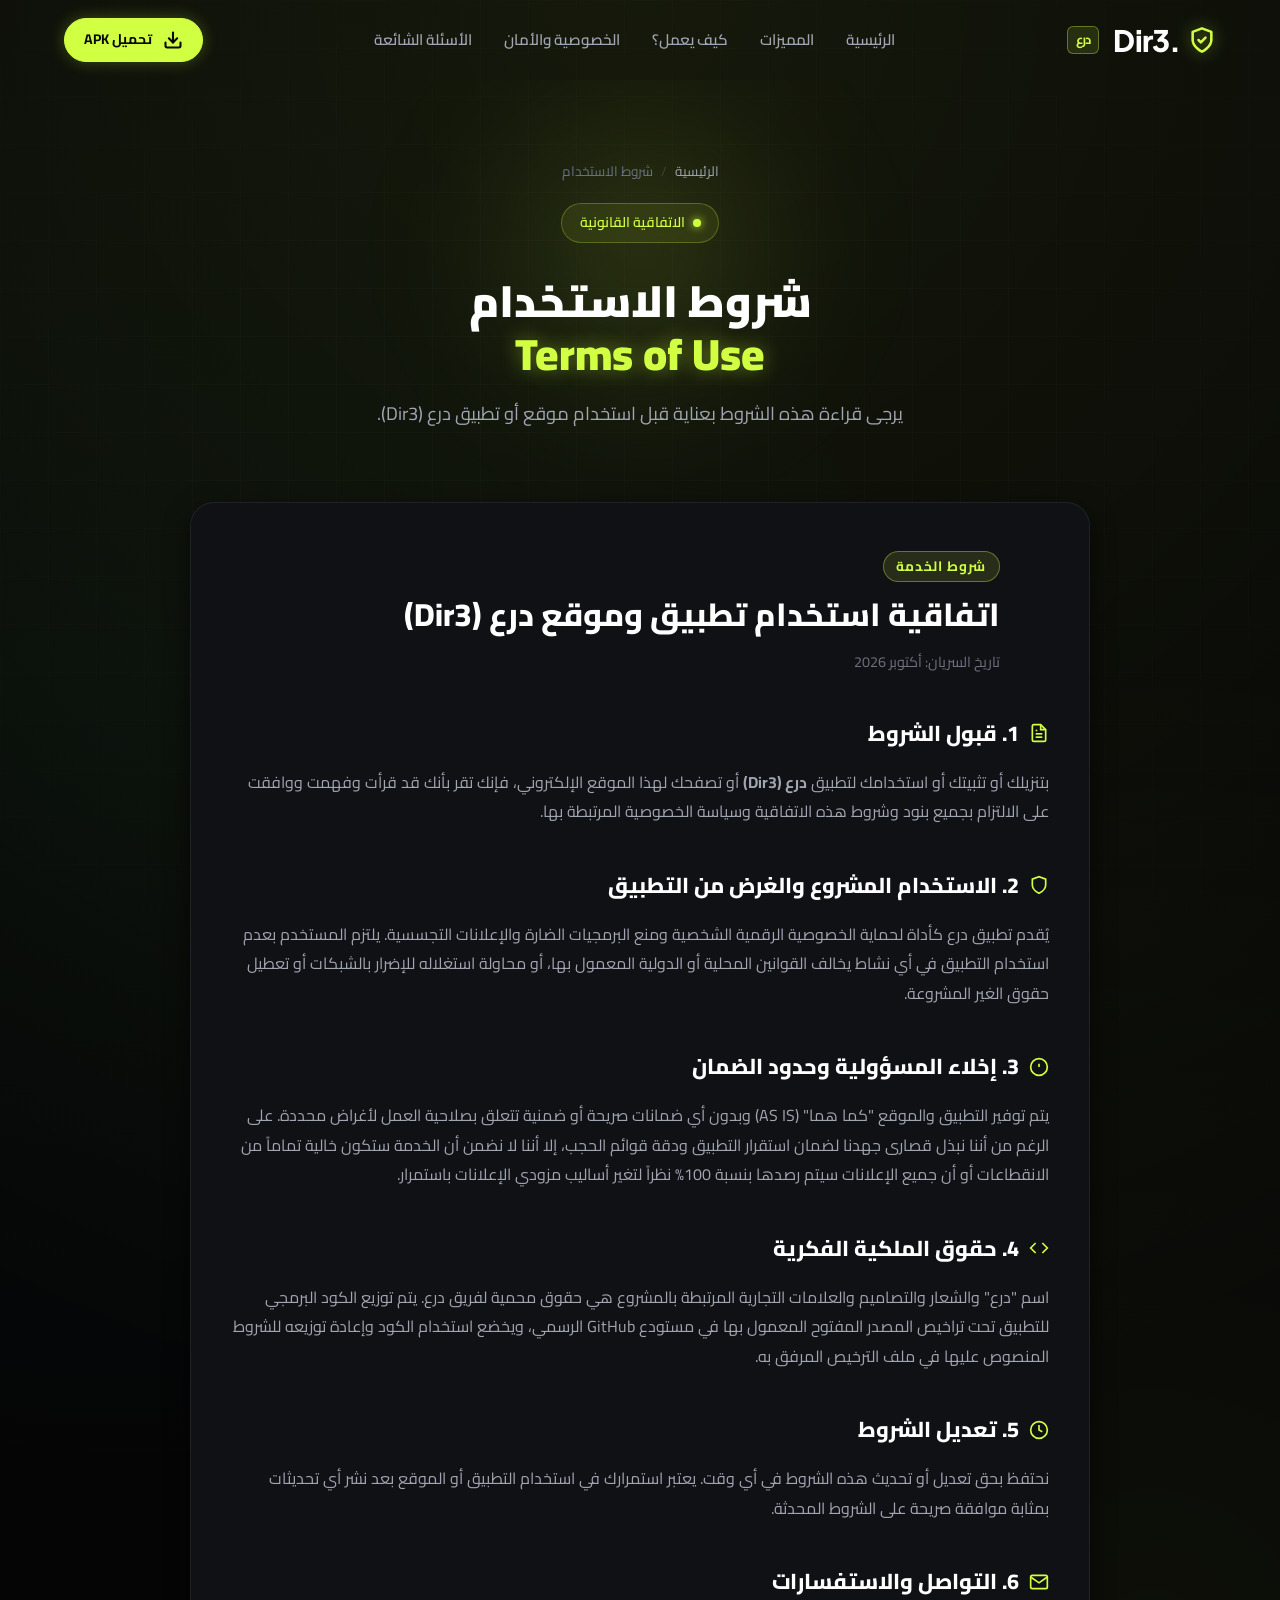
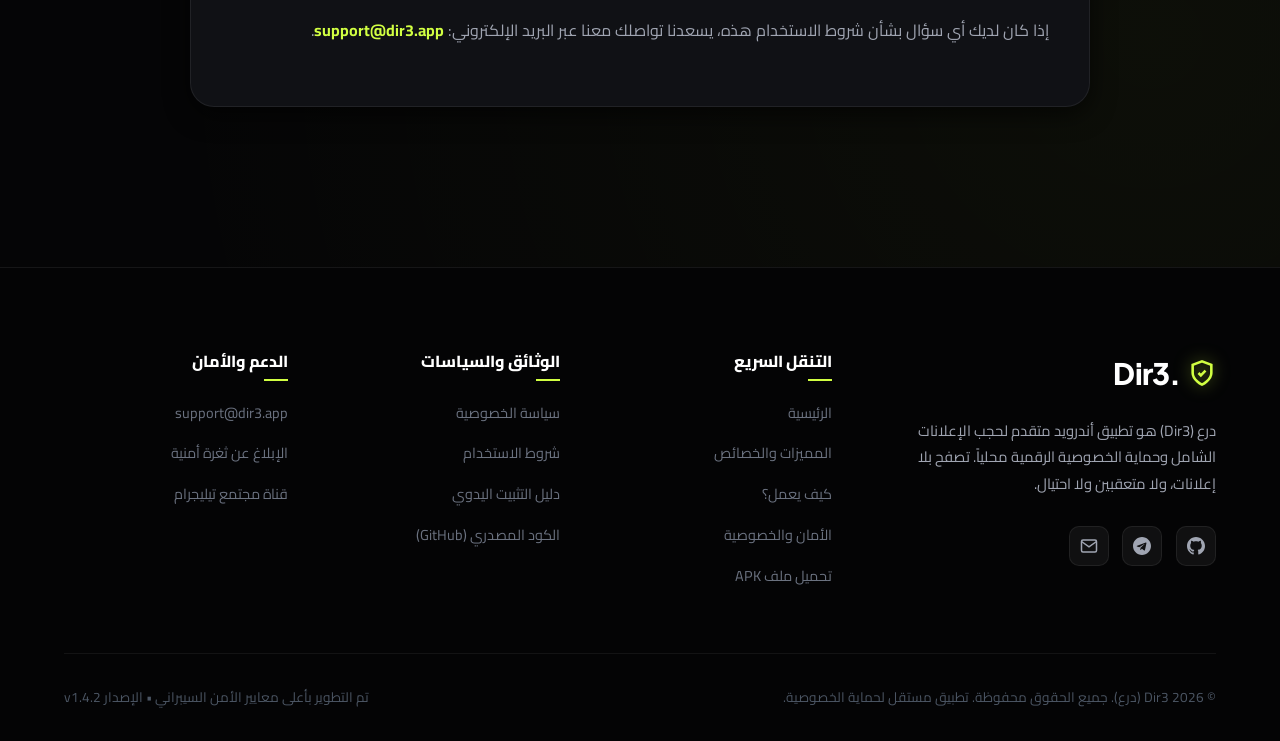
<file: terms.html>
<!DOCTYPE html>
<html lang="ar" dir="rtl">
<head>
  <meta charset="UTF-8">
  <meta name="viewport" content="width=device-width, initial-scale=1.0">
  <title>شروط الاستخدام (Terms of Use) | Dir3 (درع)</title>
  
  <meta name="description" content="شروط وأحكام استخدام تطبيق وموقع درع (Dir3) لحماية الخصوصية وحجب الإعلانات للأندرويد.">
  <meta name="keywords" content="شروط الاستخدام درع, terms of use Dir3, اتفاقية استخدام تطبيق درع">
  <meta name="theme-color" content="#050506">

  <!-- Favicon / App Icon -->
  <link rel="icon" type="image/png" href="assets/images/favicon.png?v=2">
  <link rel="shortcut icon" type="image/png" href="assets/images/favicon.png?v=2">
  <link rel="apple-touch-icon" href="assets/images/favicon.png?v=2">


  <!-- Google Fonts -->
  <link rel="preconnect" href="https://fonts.googleapis.com">
  <link rel="preconnect" href="https://fonts.gstatic.com" crossorigin>
  <link href="https://fonts.googleapis.com/css2?family=Cairo:wght@400;500;600;700;800;900&family=Plus+Jakarta+Sans:wght@500;700;800&family=JetBrains+Mono:wght@500&display=swap" rel="stylesheet">

  <!-- Stylesheets -->
  <link rel="stylesheet" href="css/style.css">
  <link rel="stylesheet" href="css/animations.css">
</head>
<body>

  <!-- Cyber Matrix Grid Background -->
  <div class="cyber-grid-bg" aria-hidden="true"></div>

  <!-- Header -->
  <header class="site-header" id="navbar">
    <div class="container nav-container">
      <a href="index.html" class="brand-logo" aria-label="الصفحة الرئيسية لتطبيق درع">
        <svg class="shield-icon" viewBox="0 0 24 24" fill="none" stroke="currentColor" stroke-width="2.2" stroke-linecap="round" stroke-linejoin="round">
          <path d="M12 22s8-4 8-10V5l-8-3-8 3v7c0 6 8 10 8 10z"/>
          <path d="m9 12 2 2 4-4"/>
        </svg>
        <span>.Dir3</span>
        <span class="brand-arabic-badge">درع</span>
      </a>

      <nav aria-label="القائمة الرئيسية">
        <ul class="nav-menu" id="navMenu">
          <li><a href="index.html" class="nav-link">الرئيسية</a></li>
          <li><a href="features.html" class="nav-link">المميزات</a></li>
          <li><a href="how-it-works.html" class="nav-link">كيف يعمل؟</a></li>
          <li><a href="privacy.html" class="nav-link">الخصوصية والأمان</a></li>
          <li><a href="faq.html" class="nav-link">الأسئلة الشائعة</a></li>
        </ul>
      </nav>

      <div class="nav-actions">
        <a href="download.html" class="btn btn-primary btn-sm shimmer-btn">
          <svg viewBox="0 0 24 24" fill="none" stroke="currentColor" stroke-width="2.5" stroke-linecap="round" stroke-linejoin="round">
            <path d="M21 15v4a2 2 0 0 1-2 2H5a2 2 0 0 1-2-2v-4"/>
            <polyline points="7 10 12 15 17 10"/>
            <line x1="12" y1="15" x2="12" y2="3"/>
          </svg>
          <span>تحميل APK</span>
        </a>

        <button class="mobile-toggle" aria-label="فتح القائمة" aria-expanded="false" id="mobileMenuToggle">
          <span></span>
          <span></span>
          <span></span>
        </button>
      </div>
    </div>
  </header>

  <main>
    <!-- Subpage Hero -->
    <section class="subpage-hero">
      <div class="hero-glow-sphere" aria-hidden="true"></div>
      <div class="container">
        <div class="breadcrumb-nav">
          <a href="index.html">الرئيسية</a>
          <span class="separator">/</span>
          <span>شروط الاستخدام</span>
        </div>
        <div class="badge-pill" style="display:inline-flex; margin-bottom:1rem;">
          <span class="pulse-dot"></span>
          <span>الاتفاقية القانونية</span>
        </div>
        <h1 class="page-title">
          شروط الاستخدام<br>
          <span class="text-neon">Terms of Use</span>
        </h1>
        <p class="page-subtitle">
          يرجى قراءة هذه الشروط بعناية قبل استخدام موقع أو تطبيق درع (Dir3).
        </p>
      </div>
    </section>

    <!-- Document Section -->
    <section style="padding: 1rem 0 5rem 0;">
      <div class="container">
        
        <div class="content-doc-card reveal">
          <div class="section-header" style="text-align:right; margin-bottom:2.5rem;">
            <span class="section-tag">شروط الخدمة</span>
            <h2 class="section-title" style="font-size:2rem;">اتفاقية استخدام تطبيق وموقع درع (Dir3)</h2>
            <p style="color:var(--color-text-tertiary); font-size:0.9rem;">تاريخ السريان: أكتوبر 2026</p>
          </div>

          <div class="doc-section">
            <h3>
              <svg viewBox="0 0 24 24" fill="none" stroke="currentColor" stroke-width="2"><path d="M14 2H6a2 2 0 0 0-2 2v16a2 2 0 0 0 2 2h12a2 2 0 0 0 2-2V8z"></path><polyline points="14 2 14 8 20 8"></polyline><line x1="16" y1="13" x2="8" y2="13"></line><line x1="16" y1="17" x2="8" y2="17"></line><polyline points="10 9 9 9 8 9"></polyline></svg>
              1. قبول الشروط
            </h3>
            <p>
              بتنزيلك أو تثبيتك أو استخدامك لتطبيق <strong>درع (Dir3)</strong> أو تصفحك لهذا الموقع الإلكتروني، فإنك تقر بأنك قد قرأت وفهمت ووافقت على الالتزام بجميع بنود وشروط هذه الاتفاقية وسياسة الخصوصية المرتبطة بها.
            </p>
          </div>

          <div class="doc-section">
            <h3>
              <svg viewBox="0 0 24 24" fill="none" stroke="currentColor" stroke-width="2"><path d="M12 22s8-4 8-10V5l-8-3-8 3v7c0 6 8 10 8 10z"></path></svg>
              2. الاستخدام المشروع والغرض من التطبيق
            </h3>
            <p>
              يُقدم تطبيق درع كأداة لحماية الخصوصية الرقمية الشخصية ومنع البرمجيات الضارة والإعلانات التجسسية. يلتزم المستخدم بعدم استخدام التطبيق في أي نشاط يخالف القوانين المحلية أو الدولية المعمول بها، أو محاولة استغلاله للإضرار بالشبكات أو تعطيل حقوق الغير المشروعة.
            </p>
          </div>

          <div class="doc-section">
            <h3>
              <svg viewBox="0 0 24 24" fill="none" stroke="currentColor" stroke-width="2"><circle cx="12" cy="12" r="10"></circle><line x1="12" y1="8" x2="12" y2="12"></line><line x1="12" y1="16" x2="12.01" y2="16"></line></svg>
              3. إخلاء المسؤولية وحدود الضمان
            </h3>
            <p>
              يتم توفير التطبيق والموقع "كما هما" (AS IS) وبدون أي ضمانات صريحة أو ضمنية تتعلق بصلاحية العمل لأغراض محددة. على الرغم من أننا نبذل قصارى جهدنا لضمان استقرار التطبيق ودقة قوائم الحجب، إلا أننا لا نضمن أن الخدمة ستكون خالية تماماً من الانقطاعات أو أن جميع الإعلانات سيتم رصدها بنسبة 100% نظراً لتغير أساليب مزودي الإعلانات باستمرار.
            </p>
          </div>

          <div class="doc-section">
            <h3>
              <svg viewBox="0 0 24 24" fill="none" stroke="currentColor" stroke-width="2"><polyline points="16 18 22 12 16 6"></polyline><polyline points="8 6 2 12 8 18"></polyline></svg>
              4. حقوق الملكية الفكرية
            </h3>
            <p>
              اسم "درع" والشعار والتصاميم والعلامات التجارية المرتبطة بالمشروع هي حقوق محمية لفريق درع. يتم توزيع الكود البرمجي للتطبيق تحت تراخيص المصدر المفتوح المعمول بها في مستودع GitHub الرسمي، ويخضع استخدام الكود وإعادة توزيعه للشروط المنصوص عليها في ملف الترخيص المرفق به.
            </p>
          </div>

          <div class="doc-section">
            <h3>
              <svg viewBox="0 0 24 24" fill="none" stroke="currentColor" stroke-width="2"><circle cx="12" cy="12" r="10"></circle><polyline points="12 6 12 12 16 14"></polyline></svg>
              5. تعديل الشروط
            </h3>
            <p>
              نحتفظ بحق تعديل أو تحديث هذه الشروط في أي وقت. يعتبر استمرارك في استخدام التطبيق أو الموقع بعد نشر أي تحديثات بمثابة موافقة صريحة على الشروط المحدثة.
            </p>
          </div>

          <div class="doc-section">
            <h3>
              <svg viewBox="0 0 24 24" fill="none" stroke="currentColor" stroke-width="2"><path d="M4 4h16c1.1 0 2 .9 2 2v12c0 1.1-.9 2-2 2H4c-1.1 0-2-.9-2-2V6c0-1.1.9-2 2-2z"></path><polyline points="22,6 12,13 2,6"></polyline></svg>
              6. التواصل والاستفسارات
            </h3>
            <p>
              إذا كان لديك أي سؤال بشأن شروط الاستخدام هذه، يسعدنا تواصلك معنا عبر البريد الإلكتروني: <strong><a href="mailto:support@dir3.app" style="color:var(--color-accent); text-decoration:none;">support@dir3.app</a></strong>.
            </p>
          </div>

        </div>

      </div>
    </section>
  </main>

  <!-- Footer -->
  <footer class="site-footer">
    <div class="container">
      <div class="footer-top">
        <div class="footer-brand-col">
          <a href="index.html" class="brand-logo" aria-label="شعار درع">
            <svg class="shield-icon" viewBox="0 0 24 24" fill="none" stroke="currentColor" stroke-width="2.2">
              <path d="M12 22s8-4 8-10V5l-8-3-8 3v7c0 6 8 10 8 10z"/>
              <path d="m9 12 2 2 4-4"/>
            </svg>
            <span>.Dir3</span>
          </a>
          <p>
            درع (Dir3) هو تطبيق أندرويد متقدم لحجب الإعلانات الشامل وحماية الخصوصية الرقمية محلياً. تصفح بلا إعلانات، ولا متعقبين ولا احتيال.
          </p>
          <div class="footer-social-links">
            <a href="https://github.com/dir3-shield/dir3-android" class="social-btn" target="_blank" rel="noopener noreferrer" aria-label="GitHub Repository">
              <svg viewBox="0 0 24 24" fill="currentColor">
                <path d="M12 0c-6.626 0-12 5.373-12 12 0 5.302 3.438 9.8 8.207 11.387.599.111.793-.261.793-.577v-2.234c-3.338.726-4.033-1.416-4.033-1.416-.546-1.387-1.333-1.756-1.333-1.756-1.089-.745.083-.729.083-.729 1.205.084 1.839 1.237 1.839 1.237 1.07 1.834 2.807 1.304 3.492.997.107-.775.418-1.305.762-1.604-2.665-.305-5.467-1.334-5.467-5.931 0-1.311.469-2.381 1.236-3.221-.124-.303-.535-1.524.117-3.176 0 0 1.008-.322 3.301 1.23.957-.266 1.983-.399 3.003-.404 1.02.005 2.047.138 3.006.404 2.291-1.552 3.297-1.23 3.297-1.23.653 1.653.242 2.874.118 3.176.77.84 1.235 1.911 1.235 3.221 0 4.609-2.807 5.624-5.479 5.921.43.372.823 1.102.823 2.222v3.293c0 .319.192.694.801.576 4.765-1.589 8.199-6.086 8.199-11.386 0-6.627-5.373-12-12-12z"/>
              </svg>
            </a>
            <a href="https://t.me/dir3_app" class="social-btn" target="_blank" rel="noopener noreferrer" aria-label="Telegram Channel">
              <svg viewBox="0 0 24 24" fill="currentColor">
                <path d="M12 0C5.373 0 0 5.373 0 12s5.373 12 12 12 12-5.373 12-12S18.627 0 12 0zm5.894 8.221l-1.97 9.28c-.145.658-.537.818-1.084.508l-3-2.21-1.446 1.394c-.14.18-.357.295-.6.295-.002 0-.003 0-.005 0l.213-3.054 5.56-5.022c.24-.213-.054-.334-.373-.121l-6.869 4.326-2.96-.924c-.643-.204-.657-.643.136-.953l11.57-4.458c.538-.196 1.006.128.832.943z"/>
              </svg>
            </a>
            <a href="mailto:support@dir3.app" class="social-btn" aria-label="Contact Email">
              <svg viewBox="0 0 24 24" fill="none" stroke="currentColor" stroke-width="2">
                <path d="M4 4h16c1.1 0 2 .9 2 2v12c0 1.1-.9 2-2 2H4c-1.1 0-2-.9-2-2V6c0-1.1.9-2 2-2z"></path>
                <polyline points="22,6 12,13 2,6"></polyline>
              </svg>
            </a>
          </div>
        </div>

        <div class="footer-links-col">
          <h4 class="footer-col-title">التنقل السريع</h4>
          <ul class="footer-links">
            <li><a href="index.html">الرئيسية</a></li>
            <li><a href="features.html">المميزات والخصائص</a></li>
            <li><a href="how-it-works.html">كيف يعمل؟</a></li>
            <li><a href="privacy.html">الأمان والخصوصية</a></li>
            <li><a href="download.html">تحميل ملف APK</a></li>
          </ul>
        </div>

        <div class="footer-links-col">
          <h4 class="footer-col-title">الوثائق والسياسات</h4>
          <ul class="footer-links">
            <li><a href="privacy.html">سياسة الخصوصية</a></li>
            <li><a href="terms.html">شروط الاستخدام</a></li>
            <li><a href="download.html#install-guide">دليل التثبيت اليدوي</a></li>
            <li><a href="https://github.com/dir3-shield/dir3-android" target="_blank" rel="noopener noreferrer">الكود المصدري (GitHub)</a></li>
          </ul>
        </div>

        <div class="footer-links-col">
          <h4 class="footer-col-title">الدعم والأمان</h4>
          <ul class="footer-links">
            <li><a href="mailto:support@dir3.app">support@dir3.app</a></li>
            <li><a href="mailto:security@dir3.app">الإبلاغ عن ثغرة أمنية</a></li>
            <li><a href="https://t.me/dir3_app" target="_blank" rel="noopener noreferrer">قناة مجتمع تيليجرام</a></li>
          </ul>
        </div>
      </div>

      <div class="footer-bottom">
        <div>
          © 2026 Dir3 (درع). جميع الحقوق محفوظة. تطبيق مستقل لحماية الخصوصية.
        </div>
        <div>
          تم التطوير بأعلى معايير الأمن السيبراني • الإصدار <span data-config="app-version">v1.4.2</span>
        </div>
      </div>
    </div>
  </footer>

  <script src="js/config.js"></script>
  <script src="js/main.js"></script>
</body>
</html>
</file>
<file: css/style.css>
/* ==========================================================================
   DIR3 (درع) - Official Website Stylesheet
   Luxury Black & Neon Lime Technology Aesthetic
   ========================================================================== */

:root {
  /* Primary Color Palette */
  --color-bg-base: #050506;
  --color-bg-surface: #0a0b0e;
  --color-bg-card: #101115;
  --color-bg-card-hover: #15171d;
  --color-bg-elevated: #1a1d24;
  --color-bg-glass: rgba(16, 17, 21, 0.75);

  /* Accent Colors */
  --color-accent: #D1FF42; /* Neon Lime */
  --color-accent-hover: #bde836;
  --color-accent-dim: rgba(209, 255, 66, 0.12);
  --color-accent-border: rgba(209, 255, 66, 0.3);
  --color-accent-glow: rgba(209, 255, 66, 0.45);
  --color-accent-soft: rgba(209, 255, 66, 0.05);

  /* Status & Security Colors */
  --color-success: #10B981;
  --color-success-bg: rgba(16, 185, 129, 0.1);
  --color-warning: #F59E0B;
  --color-danger: #EF4444;
  --color-info: #06B6D4;

  /* Typography Colors */
  --color-text-primary: #FFFFFF;
  --color-text-secondary: #A0A5B2;
  --color-text-tertiary: #6B7280;
  --color-text-dim: #4B5563;
  --color-text-accent: #D1FF42;

  /* Borders & Dividers */
  --border-subtle: rgba(255, 255, 255, 0.07);
  --border-medium: rgba(255, 255, 255, 0.14);
  --border-accent: rgba(209, 255, 66, 0.35);

  /* Shadows & Glows */
  --shadow-sm: 0 2px 8px rgba(0, 0, 0, 0.4);
  --shadow-md: 0 8px 24px rgba(0, 0, 0, 0.6);
  --shadow-lg: 0 16px 40px rgba(0, 0, 0, 0.8);
  --glow-accent: 0 0 35px rgba(209, 255, 66, 0.35);
  --glow-accent-sm: 0 0 16px rgba(209, 255, 66, 0.25);
  --glow-accent-lg: 0 0 70px rgba(209, 255, 66, 0.3);

  /* Layout & Sizing */
  --container-max: 1200px;
  --container-padding: 1.5rem;
  --nav-height: 80px;
  --radius-xs: 6px;
  --radius-sm: 10px;
  --radius-md: 16px;
  --radius-lg: 24px;
  --radius-full: 9999px;

  /* Fonts */
  --font-arabic: 'Cairo', 'Tajawal', -apple-system, BlinkMacSystemFont, 'Segoe UI', Roboto, sans-serif;
  --font-code: 'JetBrains Mono', 'Fira Code', 'Courier New', monospace;

  /* Transitions */
  --transition-fast: 0.2s cubic-bezier(0.16, 1, 0.3, 1);
  --transition-normal: 0.35s cubic-bezier(0.16, 1, 0.3, 1);
  --transition-slow: 0.6s cubic-bezier(0.16, 1, 0.3, 1);
}

/* ==========================================================================
   Reset & Base Styles
   ========================================================================== */
*, *::before, *::after {
  box-sizing: border-box;
  margin: 0;
  padding: 0;
}

html {
  font-family: var(--font-arabic);
  font-size: 16px;
  background-color: var(--color-bg-base);
  color: var(--color-text-primary);
  scroll-behavior: smooth;
  scroll-padding-top: calc(var(--nav-height) + 1.5rem);
  direction: rtl;
  text-align: right;
  -webkit-font-smoothing: antialiased;
  -moz-osx-font-smoothing: grayscale;
}

body {
  position: relative;
  min-height: 100vh;
  overflow-x: hidden;
  background: 
    radial-gradient(circle at 50% 0%, rgba(209, 255, 66, 0.08) 0%, transparent 60%),
    radial-gradient(circle at 10% 30%, rgba(16, 185, 129, 0.03) 0%, transparent 40%),
    radial-gradient(circle at 90% 70%, rgba(209, 255, 66, 0.04) 0%, transparent 50%),
    var(--color-bg-base);
  line-height: 1.7;
}

/* Cyber Noise Grid Overlay */
.cyber-grid-bg {
  position: fixed;
  top: 0;
  left: 0;
  width: 100%;
  height: 100%;
  pointer-events: none;
  z-index: 0;
  background-image: 
    linear-gradient(to right, rgba(255, 255, 255, 0.015) 1px, transparent 1px),
    linear-gradient(to bottom, rgba(255, 255, 255, 0.015) 1px, transparent 1px);
  background-size: 48px 48px;
  mask-image: radial-gradient(ellipse at center, rgba(0,0,0,1) 40%, rgba(0,0,0,0.3) 100%);
  -webkit-mask-image: radial-gradient(ellipse at center, rgba(0,0,0,1) 40%, rgba(0,0,0,0.3) 100%);
}

/* Custom Scrollbar */
::-webkit-scrollbar {
  width: 8px;
}
::-webkit-scrollbar-track {
  background: var(--color-bg-base);
}
::-webkit-scrollbar-thumb {
  background: var(--color-bg-elevated);
  border-radius: var(--radius-full);
  border: 2px solid var(--color-bg-base);
}
::-webkit-scrollbar-thumb:hover {
  background: var(--color-accent);
}

/* Selection */
::selection {
  background-color: var(--color-accent);
  color: #000000;
}

/* Links & Buttons Reset */
a {
  color: inherit;
  text-decoration: none;
  transition: color var(--transition-fast);
}

button {
  font-family: inherit;
  background: none;
  border: none;
  cursor: pointer;
  color: inherit;
  outline: none;
}

img, svg {
  display: block;
  max-width: 100%;
}

/* ==========================================================================
   Typography & Utilities
   ========================================================================== */
.container {
  width: 100%;
  max-width: var(--container-max);
  margin-left: auto;
  margin-right: auto;
  padding-left: var(--container-padding);
  padding-right: var(--container-padding);
  position: relative;
  z-index: 1;
}

.text-neon {
  color: var(--color-accent);
  text-shadow: 0 0 20px rgba(209, 255, 66, 0.4);
}

.text-gradient {
  background: linear-gradient(135deg, #FFFFFF 30%, #A0A5B2 100%);
  -webkit-background-clip: text;
  -webkit-text-fill-color: transparent;
}

.badge-pill {
  display: inline-flex;
  align-items: center;
  gap: 0.5rem;
  padding: 0.45rem 1.1rem;
  background: rgba(209, 255, 66, 0.08);
  border: 1px solid rgba(209, 255, 66, 0.25);
  border-radius: var(--radius-full);
  color: var(--color-accent);
  font-size: 0.875rem;
  font-weight: 600;
  backdrop-filter: blur(10px);
  -webkit-backdrop-filter: blur(10px);
}

.badge-pill .pulse-dot {
  width: 8px;
  height: 8px;
  background-color: var(--color-accent);
  border-radius: 50%;
  box-shadow: 0 0 8px var(--color-accent);
  animation: pulseDot 2s infinite ease-in-out;
}

.section-header {
  text-align: center;
  max-width: 720px;
  margin: 0 auto 3.5rem auto;
}

.section-tag {
  display: inline-block;
  color: var(--color-accent);
  font-size: 0.85rem;
  font-weight: 700;
  letter-spacing: 0.08em;
  text-transform: uppercase;
  margin-bottom: 0.75rem;
  padding: 0.2rem 0.8rem;
  background: var(--color-accent-dim);
  border-radius: var(--radius-full);
  border: 1px solid var(--border-accent);
}

.section-title {
  font-size: 2.35rem;
  font-weight: 800;
  line-height: 1.25;
  margin-bottom: 1rem;
  color: var(--color-text-primary);
}

.section-subtitle {
  color: var(--color-text-secondary);
  font-size: 1.075rem;
  line-height: 1.8;
}

/* ==========================================================================
   Buttons
   ========================================================================== */
.btn {
  display: inline-flex;
  align-items: center;
  justify-content: center;
  gap: 0.65rem;
  padding: 0.85rem 1.75rem;
  border-radius: var(--radius-full);
  font-size: 1rem;
  font-weight: 700;
  transition: all var(--transition-fast);
  white-space: nowrap;
  position: relative;
  overflow: hidden;
  user-select: none;
}

.btn-primary {
  background-color: var(--color-accent);
  color: #070809;
  box-shadow: var(--glow-accent-sm);
  border: 1px solid var(--color-accent);
}

.btn-primary:hover {
  background-color: #e0ff70;
  box-shadow: var(--glow-accent);
  transform: translateY(-2px);
  color: #000000;
}

.btn-primary:active {
  transform: translateY(0);
}

.btn-secondary {
  background-color: rgba(255, 255, 255, 0.05);
  color: var(--color-text-primary);
  border: 1px solid var(--border-medium);
  backdrop-filter: blur(8px);
}

.btn-secondary:hover {
  background-color: rgba(255, 255, 255, 0.1);
  border-color: rgba(255, 255, 255, 0.3);
  transform: translateY(-2px);
  color: #FFFFFF;
}

.btn-outline-neon {
  background-color: transparent;
  color: var(--color-accent);
  border: 1px solid var(--border-accent);
}

.btn-outline-neon:hover {
  background-color: var(--color-accent-dim);
  border-color: var(--color-accent);
  box-shadow: var(--glow-accent-sm);
  transform: translateY(-2px);
}

.btn-lg {
  padding: 1.1rem 2.4rem;
  font-size: 1.15rem;
  font-weight: 800;
}

.btn-sm {
  padding: 0.55rem 1.2rem;
  font-size: 0.875rem;
}

.btn svg {
  width: 20px;
  height: 20px;
  flex-shrink: 0;
  transition: transform var(--transition-fast);
}

.btn:hover svg {
  transform: translateY(1px);
}

/* ==========================================================================
   Navigation
   ========================================================================== */
.site-header {
  position: sticky;
  top: 0;
  left: 0;
  right: 0;
  height: var(--nav-height);
  z-index: 100;
  transition: background-color var(--transition-fast), border-color var(--transition-fast), backdrop-filter var(--transition-fast);
}

.site-header.scrolled {
  background-color: rgba(7, 8, 10, 0.85);
  backdrop-filter: blur(16px);
  -webkit-backdrop-filter: blur(16px);
  border-bottom: 1px solid var(--border-subtle);
}

.nav-container {
  display: flex;
  align-items: center;
  justify-content: space-between;
  height: 100%;
}

/* Brand Logo */
.brand-logo {
  display: flex;
  align-items: center;
  gap: 0.5rem;
  font-size: 1.85rem;
  font-weight: 900;
  letter-spacing: -0.03em;
  color: var(--color-text-primary);
  font-family: 'Plus Jakarta Sans', var(--font-arabic);
}

.brand-logo .logo-dot {
  color: var(--color-accent);
}

.brand-logo .shield-icon {
  width: 28px;
  height: 28px;
  color: var(--color-accent);
  filter: drop-shadow(0 0 8px rgba(209, 255, 66, 0.5));
}

.brand-arabic-badge {
  font-size: 0.8rem;
  font-weight: 700;
  padding: 0.15rem 0.5rem;
  background: var(--color-accent-dim);
  border: 1px solid var(--border-accent);
  border-radius: var(--radius-xs);
  color: var(--color-accent);
  margin-right: 0.4rem;
}

/* Nav Menu */
.nav-menu {
  display: flex;
  align-items: center;
  gap: 2rem;
  list-style: none;
}

.nav-link {
  font-size: 0.95rem;
  font-weight: 600;
  color: var(--color-text-secondary);
  position: relative;
  padding: 0.5rem 0;
  transition: color var(--transition-fast);
}

.nav-link::after {
  content: '';
  position: absolute;
  bottom: 0;
  right: 0;
  width: 0;
  height: 2px;
  background: var(--color-accent);
  transition: width var(--transition-fast);
  box-shadow: 0 0 8px var(--color-accent);
}

.nav-link:hover,
.nav-link.active {
  color: var(--color-text-primary);
}

.nav-link:hover::after,
.nav-link.active::after {
  width: 100%;
}

.nav-actions {
  display: flex;
  align-items: center;
  gap: 1rem;
}

/* Mobile Toggle */
.mobile-toggle {
  display: none;
  flex-direction: column;
  justify-content: space-around;
  width: 32px;
  height: 32px;
  padding: 4px;
  z-index: 101;
}

.mobile-toggle span {
  width: 100%;
  height: 2px;
  background-color: var(--color-text-primary);
  border-radius: 2px;
  transition: all var(--transition-fast);
}

.mobile-toggle.active span:nth-child(1) {
  transform: translateY(8px) rotate(45deg);
  background-color: var(--color-accent);
}
.mobile-toggle.active span:nth-child(2) {
  opacity: 0;
}
.mobile-toggle.active span:nth-child(3) {
  transform: translateY(-8px) rotate(-45deg);
  background-color: var(--color-accent);
}

/* ==========================================================================
   Hero Section
   ========================================================================== */
.hero-section {
  position: relative;
  padding: 4.5rem 0 6rem 0;
  overflow: hidden;
}

.hero-glow-sphere {
  position: absolute;
  top: 15%;
  left: 50%;
  transform: translateX(-50%);
  width: 600px;
  height: 600px;
  background: radial-gradient(circle, rgba(209, 255, 66, 0.15) 0%, rgba(209, 255, 66, 0.02) 45%, transparent 70%);
  pointer-events: none;
  z-index: 0;
  filter: blur(50px);
  animation: glowPulse 8s infinite alternate ease-in-out;
}

.hero-content {
  text-align: center;
  max-width: 860px;
  margin: 0 auto 3.5rem auto;
  position: relative;
  z-index: 2;
}

.hero-badge-wrap {
  margin-bottom: 1.5rem;
  display: inline-block;
}

.hero-title {
  font-size: 3.75rem;
  font-weight: 900;
  line-height: 1.2;
  letter-spacing: -0.02em;
  margin-bottom: 1.5rem;
}

.hero-title .text-neon {
  display: inline-block;
}

.hero-subtitle {
  font-size: 1.25rem;
  color: var(--color-text-secondary);
  line-height: 1.8;
  max-width: 700px;
  margin: 0 auto 2.25rem auto;
}

.hero-cta-group {
  display: flex;
  align-items: center;
  justify-content: center;
  gap: 1.25rem;
  flex-wrap: wrap;
  margin-bottom: 1.5rem;
}

.hero-android-meta {
  display: flex;
  align-items: center;
  justify-content: center;
  gap: 1.25rem;
  color: var(--color-text-tertiary);
  font-size: 0.9rem;
}

.hero-android-meta span {
  display: inline-flex;
  align-items: center;
  gap: 0.4rem;
}

.hero-android-meta .separator {
  width: 4px;
  height: 4px;
  background-color: var(--color-text-dim);
  border-radius: 50%;
}

/* Hero Mockup Showcase */
.hero-mockup-showcase {
  position: relative;
  max-width: 960px;
  margin: 0 auto;
  z-index: 2;
}

.mockup-ambient-glow {
  position: absolute;
  top: 50%;
  left: 50%;
  transform: translate(-50%, -50%);
  width: 80%;
  height: 70%;
  background: radial-gradient(ellipse at center, rgba(209, 255, 66, 0.22) 0%, rgba(209, 255, 66, 0.05) 50%, transparent 75%);
  filter: blur(60px);
  z-index: 1;
  pointer-events: none;
}

.phone-mockup-card {
  position: relative;
  z-index: 2;
  border-radius: 36px;
  padding: 12px;
  background: linear-gradient(145deg, rgba(255, 255, 255, 0.12), rgba(255, 255, 255, 0.02) 60%, rgba(209, 255, 66, 0.15));
  box-shadow: 
    0 25px 60px -15px rgba(0, 0, 0, 0.9),
    0 0 45px rgba(209, 255, 66, 0.15),
    inset 0 1px 1px rgba(255, 255, 255, 0.2);
  max-width: 420px;
  margin: 0 auto;
  transition: transform var(--transition-slow), box-shadow var(--transition-slow);
}

.phone-mockup-card:hover {
  transform: translateY(-6px);
  box-shadow: 
    0 35px 80px -15px rgba(0, 0, 0, 0.95),
    0 0 65px rgba(209, 255, 66, 0.25);
}

/* Smartphone Screen UI */
.phone-screen {
  background: #090A0D;
  border-radius: 28px;
  padding: 1.5rem 1.25rem;
  border: 1px solid rgba(255, 255, 255, 0.06);
  color: #FFFFFF;
  position: relative;
  overflow: hidden;
  box-shadow: inset 0 0 30px rgba(0, 0, 0, 0.8);
}

/* Top Notch / Status Bar */
.phone-status-bar {
  display: flex;
  justify-content: space-between;
  align-items: center;
  font-size: 0.75rem;
  font-weight: 600;
  color: #9CA3AF;
  margin-bottom: 1.25rem;
  padding: 0 0.25rem;
  direction: ltr;
}

.status-icons {
  display: flex;
  align-items: center;
  gap: 0.35rem;
}

.status-icons svg {
  width: 14px;
  height: 14px;
}

/* Phone App Header */
.app-header {
  display: flex;
  align-items: center;
  justify-content: space-between;
  margin-bottom: 1.5rem;
}

.app-brand {
  display: flex;
  align-items: center;
  gap: 0.5rem;
}

.app-brand .shield-icon-sm {
  width: 22px;
  height: 22px;
  color: var(--color-accent);
}

.app-brand span {
  font-size: 1.1rem;
  font-weight: 800;
  letter-spacing: -0.01em;
}

.app-status-badge {
  font-size: 0.75rem;
  padding: 0.25rem 0.65rem;
  background: rgba(16, 185, 129, 0.15);
  border: 1px solid rgba(16, 185, 129, 0.3);
  color: #34D399;
  border-radius: var(--radius-full);
  font-weight: 700;
  display: inline-flex;
  align-items: center;
  gap: 0.35rem;
}

.app-status-badge .mini-dot {
  width: 6px;
  height: 6px;
  border-radius: 50%;
  background-color: #34D399;
  animation: pulseDot 1.5s infinite;
}

/* App Main Switch Card */
.app-card-main {
  background: linear-gradient(160deg, #16181F, #0E1015);
  border: 1px solid rgba(255, 255, 255, 0.08);
  border-radius: 20px;
  padding: 1.25rem;
  margin-bottom: 1rem;
  text-align: right;
  position: relative;
  overflow: hidden;
}

.app-card-main::before {
  content: '';
  position: absolute;
  top: 0;
  left: 0;
  right: 0;
  height: 2px;
  background: linear-gradient(90deg, transparent, var(--color-accent), transparent);
}

.app-card-title {
  font-size: 1.1rem;
  font-weight: 800;
  margin-bottom: 0.3rem;
  display: flex;
  align-items: center;
  gap: 0.4rem;
}

.app-card-desc {
  font-size: 0.8rem;
  color: #9CA3AF;
  line-height: 1.5;
  margin-bottom: 1rem;
}

.app-main-toggle-wrap {
  display: flex;
  align-items: center;
  justify-content: space-between;
  padding-top: 0.75rem;
  border-top: 1px solid rgba(255, 255, 255, 0.06);
}

.app-toggle-state-text {
  font-size: 0.85rem;
  font-weight: 700;
  color: var(--color-accent);
}

/* Interactive Switch */
.mockup-switch {
  position: relative;
  display: inline-block;
  width: 48px;
  height: 26px;
  direction: ltr;
}

.mockup-switch input {
  opacity: 0;
  width: 0;
  height: 0;
}

.switch-slider {
  position: absolute;
  cursor: pointer;
  top: 0;
  left: 0;
  right: 0;
  bottom: 0;
  background-color: #2D313A;
  transition: 0.3s;
  border-radius: 34px;
}

.switch-slider:before {
  position: absolute;
  content: "";
  height: 18px;
  width: 18px;
  left: 4px;
  bottom: 4px;
  background-color: white;
  transition: 0.3s;
  border-radius: 50%;
}

.mockup-switch input:checked + .switch-slider {
  background-color: var(--color-accent);
}

.mockup-switch input:checked + .switch-slider:before {
  transform: translateX(22px);
  background-color: #070809;
}

/* Secondary App Cards */
.app-card-lime {
  background: linear-gradient(135deg, rgba(209, 255, 66, 0.22), rgba(209, 255, 66, 0.08));
  border: 1px solid rgba(209, 255, 66, 0.4);
  border-radius: 16px;
  padding: 1rem;
  margin-bottom: 0.85rem;
  display: flex;
  align-items: center;
  justify-content: space-between;
}

.app-card-lime-soft {
  background: linear-gradient(135deg, rgba(209, 255, 66, 0.12), rgba(255, 255, 255, 0.03));
  border: 1px solid rgba(255, 255, 255, 0.1);
  border-radius: 16px;
  padding: 1rem;
  margin-bottom: 0.85rem;
  display: flex;
  align-items: center;
  justify-content: space-between;
}

.card-info-flex {
  display: flex;
  align-items: center;
  gap: 0.75rem;
}

.card-info-icon {
  width: 36px;
  height: 36px;
  background: rgba(0, 0, 0, 0.4);
  border-radius: 10px;
  display: flex;
  align-items: center;
  justify-content: center;
  color: var(--color-accent);
}

.card-info-icon svg {
  width: 18px;
  height: 18px;
}

.card-info-text h4 {
  font-size: 0.875rem;
  font-weight: 700;
  margin-bottom: 0.15rem;
}

.card-info-text p {
  font-size: 0.725rem;
  color: #9CA3AF;
}

/* Security Level Card */
.app-security-level {
  background: #121419;
  border: 1px solid rgba(255, 255, 255, 0.06);
  border-radius: 16px;
  padding: 1rem;
  display: flex;
  align-items: center;
  justify-content: space-between;
}

.security-level-dots {
  display: flex;
  gap: 0.35rem;
}

.sec-dot {
  width: 8px;
  height: 8px;
  border-radius: 50%;
  background: var(--color-accent);
  box-shadow: 0 0 6px var(--color-accent);
}

/* Live Stats Counter Strip on Screen */
.phone-live-stats {
  margin-top: 1rem;
  padding: 0.65rem;
  background: rgba(0, 0, 0, 0.5);
  border-radius: 12px;
  display: flex;
  justify-content: space-around;
  font-size: 0.75rem;
}

.live-stat-item {
  text-align: center;
}

.live-stat-val {
  font-weight: 800;
  color: var(--color-accent);
  font-family: var(--font-code);
}

.live-stat-lbl {
  font-size: 0.65rem;
  color: #6B7280;
}

/* Real Mockup Image Overlay Option */
.mockup-toggle-bar {
  display: flex;
  justify-content: center;
  gap: 0.75rem;
  margin-top: 1.5rem;
}

.mockup-toggle-btn {
  font-size: 0.8rem;
  padding: 0.35rem 0.85rem;
  border-radius: var(--radius-full);
  background: rgba(255, 255, 255, 0.05);
  border: 1px solid var(--border-subtle);
  color: var(--color-text-secondary);
  transition: all var(--transition-fast);
}

.mockup-toggle-btn.active {
  background: var(--color-accent-dim);
  border-color: var(--border-accent);
  color: var(--color-accent);
}

/* Floating Cyber Badges */
.floating-badge {
  position: absolute;
  padding: 0.75rem 1.25rem;
  background: rgba(16, 17, 21, 0.85);
  border: 1px solid var(--border-medium);
  border-radius: var(--radius-md);
  backdrop-filter: blur(12px);
  -webkit-backdrop-filter: blur(12px);
  box-shadow: var(--shadow-md);
  display: flex;
  align-items: center;
  gap: 0.75rem;
  z-index: 3;
  animation: floatSlow 5s infinite ease-in-out alternate;
}

.floating-badge.badge-right {
  top: 20%;
  right: 5%;
}

.floating-badge.badge-left {
  bottom: 25%;
  left: 5%;
  animation-delay: -2.5s;
}

.badge-icon-box {
  width: 40px;
  height: 40px;
  border-radius: 10px;
  background: var(--color-accent-dim);
  border: 1px solid var(--border-accent);
  display: flex;
  align-items: center;
  justify-content: center;
  color: var(--color-accent);
  flex-shrink: 0;
}

.badge-icon-box svg {
  width: 20px;
  height: 20px;
}

.badge-text-box h5 {
  font-size: 0.9rem;
  font-weight: 700;
  margin-bottom: 0.15rem;
}

.badge-text-box p {
  font-size: 0.75rem;
  color: var(--color-text-tertiary);
}

/* ==========================================================================
   Statistics Section
   ========================================================================== */
.stats-section {
  padding: 5rem 0;
  position: relative;
  background: linear-gradient(180deg, transparent, rgba(16, 17, 21, 0.5) 50%, transparent);
  border-top: 1px solid var(--border-subtle);
  border-bottom: 1px solid var(--border-subtle);
}

.stats-grid {
  display: grid;
  grid-template-columns: repeat(4, 1fr);
  gap: 1.5rem;
  margin-bottom: 2rem;
}

.stat-card {
  background: var(--color-bg-card);
  border: 1px solid var(--border-subtle);
  border-radius: var(--radius-md);
  padding: 2rem 1.5rem;
  text-align: center;
  position: relative;
  overflow: hidden;
  transition: all var(--transition-fast);
}

.stat-card:hover {
  transform: translateY(-4px);
  border-color: var(--border-accent);
  box-shadow: 0 10px 30px rgba(0, 0, 0, 0.5), 0 0 20px rgba(209, 255, 66, 0.1);
}

.stat-card::after {
  content: '';
  position: absolute;
  top: 0;
  left: 0;
  width: 100%;
  height: 2px;
  background: linear-gradient(90deg, transparent, var(--color-accent), transparent);
  opacity: 0;
  transition: opacity var(--transition-fast);
}

.stat-card:hover::after {
  opacity: 1;
}

.stat-number {
  font-size: 2.75rem;
  font-weight: 900;
  color: var(--color-accent);
  font-family: 'Plus Jakarta Sans', var(--font-arabic);
  line-height: 1.2;
  margin-bottom: 0.5rem;
  text-shadow: 0 0 15px rgba(209, 255, 66, 0.3);
}

.stat-label {
  font-size: 1.05rem;
  font-weight: 700;
  color: var(--color-text-primary);
  margin-bottom: 0.35rem;
}

.stat-sublabel {
  font-size: 0.8rem;
  color: var(--color-text-tertiary);
  line-height: 1.4;
}

.stats-disclaimer {
  text-align: center;
  background: rgba(209, 255, 66, 0.04);
  border: 1px dashed rgba(209, 255, 66, 0.25);
  border-radius: var(--radius-sm);
  padding: 0.85rem 1.25rem;
  max-width: 680px;
  margin: 0 auto;
  font-size: 0.825rem;
  color: var(--color-text-secondary);
  display: flex;
  align-items: center;
  justify-content: center;
  gap: 0.5rem;
}

.stats-disclaimer svg {
  color: var(--color-accent);
  width: 16px;
  height: 16px;
  flex-shrink: 0;
}

/* ==========================================================================
   Features Section
   ========================================================================== */
.features-section {
  padding: 7rem 0;
  position: relative;
}

.features-grid {
  display: grid;
  grid-template-columns: repeat(3, 1fr);
  gap: 1.75rem;
}

.feature-card {
  background: var(--color-bg-card);
  border: 1px solid var(--border-subtle);
  border-radius: var(--radius-lg);
  padding: 2.25rem 1.75rem;
  position: relative;
  transition: all var(--transition-normal);
  overflow: hidden;
  display: flex;
  flex-direction: column;
}

.feature-card:hover {
  transform: translateY(-6px);
  background: var(--color-bg-card-hover);
  border-color: var(--border-accent);
  box-shadow: 0 16px 40px rgba(0, 0, 0, 0.6), 0 0 25px rgba(209, 255, 66, 0.12);
}

.feature-glow {
  position: absolute;
  top: -50px;
  right: -50px;
  width: 140px;
  height: 140px;
  background: radial-gradient(circle, rgba(209, 255, 66, 0.15) 0%, transparent 70%);
  border-radius: 50%;
  pointer-events: none;
  opacity: 0;
  transition: opacity var(--transition-fast);
}

.feature-card:hover .feature-glow {
  opacity: 1;
}

.feature-icon-wrapper {
  width: 60px;
  height: 60px;
  border-radius: var(--radius-md);
  background: rgba(209, 255, 66, 0.08);
  border: 1px solid rgba(209, 255, 66, 0.25);
  display: flex;
  align-items: center;
  justify-content: center;
  color: var(--color-accent);
  margin-bottom: 1.5rem;
  transition: all var(--transition-fast);
}

.feature-icon-wrapper svg {
  width: 28px;
  height: 28px;
  transition: transform var(--transition-fast);
}

.feature-card:hover .feature-icon-wrapper {
  background: var(--color-accent);
  color: #070809;
  box-shadow: 0 0 20px var(--color-accent);
}

.feature-card:hover .feature-icon-wrapper svg {
  transform: scale(1.1);
}

.feature-title {
  font-size: 1.25rem;
  font-weight: 800;
  margin-bottom: 0.75rem;
  color: var(--color-text-primary);
}

.feature-desc {
  font-size: 0.95rem;
  color: var(--color-text-secondary);
  line-height: 1.7;
  margin-bottom: 1.5rem;
  flex-grow: 1;
}

.feature-meta-tag {
  display: inline-flex;
  align-items: center;
  gap: 0.4rem;
  font-size: 0.8rem;
  color: var(--color-text-tertiary);
  font-weight: 600;
}

.feature-meta-tag svg {
  width: 14px;
  height: 14px;
  color: var(--color-accent);
}

/* ==========================================================================
   How It Works Section
   ========================================================================== */
.how-section {
  padding: 6.5rem 0;
  position: relative;
  background: radial-gradient(circle at 50% 50%, rgba(209, 255, 66, 0.03) 0%, transparent 60%);
  border-top: 1px solid var(--border-subtle);
}

.steps-timeline {
  display: grid;
  grid-template-columns: repeat(3, 1fr);
  gap: 2rem;
  position: relative;
}

.steps-timeline::before {
  content: '';
  position: absolute;
  top: 45px;
  right: 15%;
  left: 15%;
  height: 2px;
  background: linear-gradient(90deg, rgba(209, 255, 66, 0.1), var(--color-accent), rgba(209, 255, 66, 0.1));
  z-index: 0;
}

.step-card {
  background: var(--color-bg-card);
  border: 1px solid var(--border-subtle);
  border-radius: var(--radius-lg);
  padding: 2.25rem 1.75rem;
  text-align: center;
  position: relative;
  z-index: 1;
  transition: all var(--transition-fast);
}

.step-card:hover {
  transform: translateY(-5px);
  border-color: var(--border-accent);
  box-shadow: var(--shadow-md), 0 0 20px rgba(209, 255, 66, 0.15);
}

.step-number-badge {
  width: 54px;
  height: 54px;
  border-radius: 50%;
  background: #070809;
  border: 2px solid var(--color-accent);
  color: var(--color-accent);
  font-size: 1.35rem;
  font-weight: 900;
  display: flex;
  align-items: center;
  justify-content: center;
  margin: 0 auto 1.5rem auto;
  box-shadow: 0 0 16px rgba(209, 255, 66, 0.3);
  font-family: 'Plus Jakarta Sans', var(--font-arabic);
}

.step-title {
  font-size: 1.25rem;
  font-weight: 800;
  margin-bottom: 0.75rem;
}

.step-desc {
  font-size: 0.95rem;
  color: var(--color-text-secondary);
  line-height: 1.7;
}

/* ==========================================================================
   Privacy & Architecture Section
   ========================================================================== */
.privacy-section {
  padding: 7rem 0;
  position: relative;
  border-top: 1px solid var(--border-subtle);
  background: linear-gradient(180deg, var(--color-bg-base) 0%, #08090d 100%);
}

.privacy-comparison-box {
  background: var(--color-bg-card);
  border: 1px solid var(--border-medium);
  border-radius: var(--radius-lg);
  padding: 2.5rem;
  box-shadow: var(--shadow-lg);
  margin-bottom: 3rem;
  position: relative;
  overflow: hidden;
}

.privacy-comparison-box::before {
  content: '';
  position: absolute;
  top: 0;
  right: 0;
  width: 100%;
  height: 3px;
  background: linear-gradient(90deg, #EF4444, #F59E0B, var(--color-accent));
}

.comparison-grid {
  display: grid;
  grid-template-columns: 1fr 1fr;
  gap: 2.5rem;
  align-items: stretch;
}

.comparison-column {
  border-radius: var(--radius-md);
  padding: 2rem;
  position: relative;
}

.comparison-column.standard-vpn {
  background: rgba(239, 68, 68, 0.04);
  border: 1px solid rgba(239, 68, 68, 0.2);
}

.comparison-column.dir3-local {
  background: rgba(209, 255, 66, 0.04);
  border: 1px solid rgba(209, 255, 66, 0.35);
  box-shadow: 0 0 30px rgba(209, 255, 66, 0.08);
}

.col-header {
  display: flex;
  align-items: center;
  gap: 0.75rem;
  margin-bottom: 1.5rem;
  padding-bottom: 1rem;
  border-bottom: 1px solid rgba(255, 255, 255, 0.08);
}

.col-header svg {
  width: 24px;
  height: 24px;
}

.col-header h3 {
  font-size: 1.2rem;
  font-weight: 800;
}

.col-header .col-badge {
  font-size: 0.75rem;
  padding: 0.2rem 0.6rem;
  border-radius: var(--radius-full);
  margin-right: auto;
  font-weight: 700;
}

.standard-vpn .col-badge {
  background: rgba(239, 68, 68, 0.15);
  color: #F87171;
}

.dir3-local .col-badge {
  background: var(--color-accent-dim);
  color: var(--color-accent);
}

.comparison-list {
  list-style: none;
  display: flex;
  flex-direction: column;
  gap: 1.1rem;
}

.comparison-list li {
  display: flex;
  align-items: flex-start;
  gap: 0.75rem;
  font-size: 0.95rem;
  line-height: 1.6;
}

.comparison-list li svg {
  width: 18px;
  height: 18px;
  flex-shrink: 0;
  margin-top: 3px;
}

.standard-vpn li svg {
  color: #EF4444;
}

.dir3-local li svg {
  color: var(--color-accent);
}

/* Privacy Pillars */
.privacy-pillars {
  display: grid;
  grid-template-columns: repeat(3, 1fr);
  gap: 1.5rem;
}

.pillar-card {
  background: rgba(255, 255, 255, 0.02);
  border: 1px solid var(--border-subtle);
  border-radius: var(--radius-md);
  padding: 1.75rem;
  text-align: right;
  transition: all var(--transition-fast);
}

.pillar-card:hover {
  background: rgba(255, 255, 255, 0.04);
  border-color: var(--border-medium);
}

.pillar-card .pillar-icon {
  width: 44px;
  height: 44px;
  border-radius: 12px;
  background: var(--color-accent-dim);
  border: 1px solid var(--border-accent);
  color: var(--color-accent);
  display: flex;
  align-items: center;
  justify-content: center;
  margin-bottom: 1rem;
}

.pillar-card h4 {
  font-size: 1.1rem;
  font-weight: 700;
  margin-bottom: 0.5rem;
  color: var(--color-text-primary);
}

.pillar-card p {
  font-size: 0.875rem;
  color: var(--color-text-secondary);
  line-height: 1.6;
}

/* ==========================================================================
   Download Section
   ========================================================================== */
.download-section {
  padding: 7.5rem 0;
  position: relative;
  overflow: hidden;
}

.download-box {
  background: linear-gradient(145deg, #101217, #08090C);
  border: 1px solid var(--border-accent);
  border-radius: 32px;
  padding: 4rem 3rem;
  position: relative;
  overflow: hidden;
  box-shadow: 0 25px 60px rgba(0, 0, 0, 0.8), 0 0 50px rgba(209, 255, 66, 0.15);
}

.download-box-glow {
  position: absolute;
  top: -100px;
  left: 50%;
  transform: translateX(-50%);
  width: 600px;
  height: 300px;
  background: radial-gradient(ellipse at center, rgba(209, 255, 66, 0.25) 0%, transparent 70%);
  pointer-events: none;
  filter: blur(50px);
}

.download-grid {
  display: grid;
  grid-template-columns: 1.2fr 0.8fr;
  gap: 3.5rem;
  align-items: center;
  position: relative;
  z-index: 2;
}

.download-cta-col h2 {
  font-size: 2.85rem;
  font-weight: 900;
  line-height: 1.2;
  margin-bottom: 1.25rem;
}

.download-cta-col p {
  font-size: 1.15rem;
  color: var(--color-text-secondary);
  line-height: 1.8;
  margin-bottom: 2.25rem;
}

.download-actions-cluster {
  display: flex;
  align-items: center;
  gap: 1.25rem;
  flex-wrap: wrap;
  margin-bottom: 1.75rem;
}

.download-notes {
  font-size: 0.825rem;
  color: var(--color-text-tertiary);
  display: flex;
  align-items: center;
  gap: 0.5rem;
}

/* APK Specs Card */
.apk-specs-card {
  background: rgba(0, 0, 0, 0.45);
  border: 1px solid rgba(255, 255, 255, 0.09);
  border-radius: var(--radius-lg);
  padding: 2rem;
  backdrop-filter: blur(12px);
}

.specs-title {
  font-size: 1.1rem;
  font-weight: 800;
  margin-bottom: 1.5rem;
  display: flex;
  align-items: center;
  justify-content: space-between;
  border-bottom: 1px solid var(--border-subtle);
  padding-bottom: 0.75rem;
}

.specs-verified-tag {
  font-size: 0.75rem;
  color: var(--color-accent);
  background: var(--color-accent-dim);
  padding: 0.2rem 0.6rem;
  border-radius: var(--radius-full);
  display: inline-flex;
  align-items: center;
  gap: 0.35rem;
}

.specs-table {
  width: 100%;
  border-collapse: collapse;
  margin-bottom: 1.5rem;
}

.specs-table tr {
  border-bottom: 1px solid rgba(255, 255, 255, 0.05);
}

.specs-table tr:last-child {
  border-bottom: none;
}

.specs-table td {
  padding: 0.75rem 0;
  font-size: 0.875rem;
}

.specs-table td.spec-name {
  color: var(--color-text-tertiary);
}

.specs-table td.spec-val {
  text-align: left;
  font-weight: 700;
  color: var(--color-text-primary);
  direction: ltr;
}

/* SHA-256 Box */
.checksum-box {
  background: rgba(255, 255, 255, 0.03);
  border: 1px solid rgba(255, 255, 255, 0.08);
  border-radius: var(--radius-sm);
  padding: 0.85rem;
}

.checksum-header {
  display: flex;
  justify-content: space-between;
  align-items: center;
  margin-bottom: 0.5rem;
  font-size: 0.775rem;
  color: var(--color-text-tertiary);
}

.btn-copy-checksum {
  font-size: 0.75rem;
  color: var(--color-accent);
  font-weight: 700;
  display: inline-flex;
  align-items: center;
  gap: 0.3rem;
  cursor: pointer;
  padding: 0.2rem 0.5rem;
  border-radius: var(--radius-xs);
  transition: background-color var(--transition-fast);
}

.btn-copy-checksum:hover {
  background: var(--color-accent-dim);
}

.checksum-code {
  display: block;
  font-family: var(--font-code);
  font-size: 0.725rem;
  color: #9CA3AF;
  word-break: break-all;
  direction: ltr;
  text-align: left;
  user-select: all;
  background: rgba(0, 0, 0, 0.3);
  padding: 0.5rem;
  border-radius: 4px;
}

/* ==========================================================================
   FAQ Section
   ========================================================================== */
.faq-section {
  padding: 7rem 0;
  position: relative;
  border-top: 1px solid var(--border-subtle);
}

.faq-search-box {
  max-width: 560px;
  margin: 0 auto 3rem auto;
  position: relative;
}

.faq-search-input {
  width: 100%;
  padding: 1rem 3rem 1rem 1.5rem;
  background: var(--color-bg-card);
  border: 1px solid var(--border-medium);
  border-radius: var(--radius-full);
  color: var(--color-text-primary);
  font-family: inherit;
  font-size: 0.95rem;
  outline: none;
  transition: all var(--transition-fast);
}

.faq-search-input:focus {
  border-color: var(--color-accent);
  box-shadow: 0 0 15px rgba(209, 255, 66, 0.2);
}

.faq-search-icon {
  position: absolute;
  top: 50%;
  right: 1.25rem;
  transform: translateY(-50%);
  color: var(--color-text-tertiary);
  pointer-events: none;
  width: 18px;
  height: 18px;
}

.faq-accordion-list {
  max-width: 820px;
  margin: 0 auto;
  display: flex;
  flex-direction: column;
  gap: 1rem;
}

.faq-item {
  background: var(--color-bg-card);
  border: 1px solid var(--border-subtle);
  border-radius: var(--radius-md);
  transition: all var(--transition-fast);
  overflow: hidden;
}

.faq-item:hover {
  border-color: var(--border-medium);
}

.faq-item.active {
  border-color: var(--border-accent);
  box-shadow: 0 8px 24px rgba(0, 0, 0, 0.4);
}

.faq-trigger {
  width: 100%;
  padding: 1.35rem 1.75rem;
  display: flex;
  align-items: center;
  justify-content: space-between;
  text-align: right;
  font-size: 1.1rem;
  font-weight: 700;
  color: var(--color-text-primary);
  background: transparent;
}

.faq-trigger .chevron-icon {
  width: 20px;
  height: 20px;
  color: var(--color-accent);
  transition: transform var(--transition-fast);
  flex-shrink: 0;
  margin-left: 0.5rem;
}

.faq-item.active .chevron-icon {
  transform: rotate(180deg);
}

.faq-content {
  max-height: 0;
  overflow: hidden;
  transition: max-height var(--transition-normal);
  padding: 0 1.75rem;
}

.faq-item.active .faq-content {
  max-height: 500px;
  padding-bottom: 1.5rem;
}

.faq-content p {
  color: var(--color-text-secondary);
  font-size: 0.95rem;
  line-height: 1.8;
}

/* ==========================================================================
   Footer
   ========================================================================== */
.site-footer {
  background: #040405;
  border-top: 1px solid var(--border-subtle);
  padding: 5rem 0 2rem 0;
  position: relative;
  z-index: 10;
}

.footer-top {
  display: grid;
  grid-template-columns: 1.5fr 1fr 1fr 1fr;
  gap: 3rem;
  margin-bottom: 4rem;
}

.footer-brand-col p {
  color: var(--color-text-secondary);
  font-size: 0.925rem;
  line-height: 1.8;
  margin: 1.25rem 0 1.75rem 0;
  max-width: 320px;
}

.footer-social-links {
  display: flex;
  align-items: center;
  gap: 0.85rem;
}

.social-btn {
  width: 40px;
  height: 40px;
  border-radius: var(--radius-sm);
  background: rgba(255, 255, 255, 0.05);
  border: 1px solid var(--border-subtle);
  display: flex;
  align-items: center;
  justify-content: center;
  color: var(--color-text-secondary);
  transition: all var(--transition-fast);
}

.social-btn svg {
  width: 18px;
  height: 18px;
}

.social-btn:hover {
  background: var(--color-accent-dim);
  border-color: var(--border-accent);
  color: var(--color-accent);
  transform: translateY(-2px);
}

.footer-col-title {
  font-size: 1rem;
  font-weight: 800;
  color: var(--color-text-primary);
  margin-bottom: 1.5rem;
  position: relative;
  display: inline-block;
}

.footer-col-title::after {
  content: '';
  position: absolute;
  bottom: -6px;
  right: 0;
  width: 24px;
  height: 2px;
  background: var(--color-accent);
}

.footer-links {
  list-style: none;
  display: flex;
  flex-direction: column;
  gap: 0.85rem;
}

.footer-links a {
  font-size: 0.9rem;
  color: var(--color-text-tertiary);
  transition: color var(--transition-fast);
  display: inline-flex;
  align-items: center;
  gap: 0.4rem;
}

.footer-links a:hover {
  color: var(--color-accent);
}

.footer-bottom {
  padding-top: 2rem;
  border-top: 1px solid rgba(255, 255, 255, 0.06);
  display: flex;
  align-items: center;
  justify-content: space-between;
  font-size: 0.85rem;
  color: var(--color-text-dim);
  flex-wrap: wrap;
  gap: 1rem;
}

.footer-bottom a {
  color: var(--color-text-secondary);
}

.footer-bottom a:hover {
  color: var(--color-accent);
}

/* ==========================================================================
   Modals & Overlays
   ========================================================================== */
.modal-overlay {
  position: fixed;
  top: 0;
  left: 0;
  right: 0;
  bottom: 0;
  background: rgba(0, 0, 0, 0.85);
  backdrop-filter: blur(12px);
  -webkit-backdrop-filter: blur(12px);
  z-index: 1000;
  display: flex;
  align-items: center;
  justify-content: center;
  padding: 1.5rem;
  opacity: 0;
  pointer-events: none;
  transition: opacity var(--transition-normal);
}

.modal-overlay.active {
  opacity: 1;
  pointer-events: auto;
}

.modal-card {
  background: var(--color-bg-card);
  border: 1px solid var(--border-medium);
  border-radius: var(--radius-lg);
  max-width: 650px;
  width: 100%;
  max-height: 85vh;
  overflow-y: auto;
  position: relative;
  box-shadow: 0 25px 60px rgba(0, 0, 0, 0.9), 0 0 40px rgba(209, 255, 66, 0.15);
  transform: translateY(20px) scale(0.96);
  transition: transform var(--transition-normal);
  padding: 2.5rem;
}

.modal-overlay.active .modal-card {
  transform: translateY(0) scale(1);
}

.modal-close-btn {
  position: absolute;
  top: 1.5rem;
  left: 1.5rem;
  width: 36px;
  height: 36px;
  border-radius: 50%;
  background: rgba(255, 255, 255, 0.05);
  color: var(--color-text-secondary);
  display: flex;
  align-items: center;
  justify-content: center;
  transition: all var(--transition-fast);
}

.modal-close-btn:hover {
  background: var(--color-accent-dim);
  color: var(--color-accent);
}

.modal-header {
  margin-bottom: 2rem;
}

.modal-header h3 {
  font-size: 1.6rem;
  font-weight: 800;
  margin-bottom: 0.5rem;
  color: var(--color-text-primary);
}

.modal-header p {
  color: var(--color-text-secondary);
  font-size: 0.95rem;
}

/* Modal Steps Guide */
.modal-steps-list {
  display: flex;
  flex-direction: column;
  gap: 1.5rem;
  margin-bottom: 2rem;
}

.modal-step-item {
  display: flex;
  gap: 1.25rem;
  align-items: flex-start;
}

.modal-step-num {
  width: 36px;
  height: 36px;
  border-radius: 50%;
  background: var(--color-accent-dim);
  border: 1px solid var(--border-accent);
  color: var(--color-accent);
  display: flex;
  align-items: center;
  justify-content: center;
  font-weight: 800;
  font-size: 1rem;
  flex-shrink: 0;
}

.modal-step-body h4 {
  font-size: 1.05rem;
  font-weight: 700;
  margin-bottom: 0.35rem;
}

.modal-step-body p {
  font-size: 0.9rem;
  color: var(--color-text-secondary);
  line-height: 1.6;
}

/* Toast Notifications */
.toast-container {
  position: fixed;
  bottom: 2rem;
  left: 2rem;
  z-index: 2000;
  display: flex;
  flex-direction: column;
  gap: 0.75rem;
  pointer-events: none;
}

.toast {
  background: var(--color-bg-elevated);
  border: 1px solid var(--border-accent);
  border-radius: var(--radius-sm);
  padding: 0.85rem 1.5rem;
  color: #FFFFFF;
  font-size: 0.9rem;
  box-shadow: 0 10px 30px rgba(0, 0, 0, 0.8), var(--glow-accent-sm);
  display: flex;
  align-items: center;
  gap: 0.75rem;
  pointer-events: auto;
  transform: translateY(20px);
  opacity: 0;
  transition: all var(--transition-normal);
}

.toast.show {
  transform: translateY(0);
  opacity: 1;
}

.toast svg {
  width: 18px;
  height: 18px;
  color: var(--color-accent);
}

/* ==========================================================================
   Responsive Breakpoints
   ========================================================================== */
@media (max-width: 1024px) {
  .features-grid {
    grid-template-columns: repeat(2, 1fr);
  }
  .stats-grid {
    grid-template-columns: repeat(2, 1fr);
  }
  .footer-top {
    grid-template-columns: 1fr 1fr;
    gap: 2.5rem;
  }
  .download-grid {
    grid-template-columns: 1fr;
    gap: 2.5rem;
  }
  .floating-badge {
    display: none;
  }
}

@media (max-width: 768px) {
  :root {
    --nav-height: 70px;
  }

  .mobile-toggle {
    display: flex;
  }

  .nav-menu {
    position: fixed;
    top: var(--nav-height);
    left: 0;
    right: 0;
    background: rgba(7, 8, 10, 0.98);
    backdrop-filter: blur(20px);
    -webkit-backdrop-filter: blur(20px);
    border-bottom: 1px solid var(--border-subtle);
    flex-direction: column;
    padding: 2rem 1.5rem;
    gap: 1.5rem;
    transform: translateY(-120%);
    opacity: 0;
    pointer-events: none;
    transition: all var(--transition-normal);
  }

  .nav-menu.active {
    transform: translateY(0);
    opacity: 1;
    pointer-events: auto;
  }

  .nav-actions .btn {
    display: none;
  }

  .hero-title {
    font-size: 2.5rem;
  }

  .hero-subtitle {
    font-size: 1.05rem;
  }

  .features-grid,
  .steps-timeline,
  .privacy-pillars {
    grid-template-columns: 1fr;
  }

  .steps-timeline::before {
    display: none;
  }

  .comparison-grid {
    grid-template-columns: 1fr;
  }

  .download-box {
    padding: 2.5rem 1.5rem;
  }

  .download-cta-col h2 {
    font-size: 2.1rem;
  }

  .footer-top {
    grid-template-columns: 1fr;
    gap: 2rem;
  }

  .footer-bottom {
    flex-direction: column;
    text-align: center;
    gap: 0.75rem;
  }
}

@media (max-width: 480px) {
  .hero-title {
    font-size: 2.1rem;
  }

  .stats-grid {
    grid-template-columns: 1fr;
  }

  .hero-cta-group {
    flex-direction: column;
    width: 100%;
  }

  .hero-cta-group .btn {
    width: 100%;
  }

  .download-actions-cluster {
    flex-direction: column;
    width: 100%;
  }

  .download-actions-cluster .btn {
    width: 100%;
  }
}

/* ==========================================================================
   Dedicated Subpage Styles
   ========================================================================== */
.subpage-hero {
  position: relative;
  padding: 5rem 0 3.5rem 0;
  text-align: center;
  overflow: hidden;
}

.subpage-hero .hero-glow-sphere {
  top: -20%;
  width: 500px;
  height: 500px;
}

.subpage-hero .page-title {
  font-size: 2.75rem;
  font-weight: 900;
  line-height: 1.2;
  margin: 1rem 0;
  color: var(--color-text-primary);
}

.subpage-hero .page-subtitle {
  color: var(--color-text-secondary);
  font-size: 1.15rem;
  max-width: 680px;
  margin: 0 auto;
  line-height: 1.8;
}

.breadcrumb-nav {
  display: flex;
  align-items: center;
  justify-content: center;
  gap: 0.5rem;
  font-size: 0.85rem;
  color: var(--color-text-tertiary);
  margin-bottom: 1.25rem;
}

.breadcrumb-nav a {
  color: var(--color-text-secondary);
  text-decoration: none;
  transition: color var(--transition-fast);
}

.breadcrumb-nav a:hover {
  color: var(--color-accent);
}

.breadcrumb-nav .separator {
  color: var(--border-medium);
}

/* Content Container Card */
.content-doc-card {
  background: var(--color-bg-card);
  border: 1px solid var(--border-subtle);
  border-radius: var(--radius-lg);
  padding: 3rem 2.5rem;
  max-width: 900px;
  margin: 0 auto 5rem auto;
  box-shadow: var(--shadow-md);
}

.doc-section {
  margin-bottom: 2.5rem;
}

.doc-section:last-child {
  margin-bottom: 0;
}

.doc-section h3 {
  font-size: 1.35rem;
  font-weight: 800;
  color: var(--color-text-primary);
  margin-bottom: 1rem;
  display: flex;
  align-items: center;
  gap: 0.6rem;
}

.doc-section h3 svg {
  color: var(--color-accent);
  width: 20px;
  height: 20px;
}

.doc-section p {
  color: var(--color-text-secondary);
  font-size: 1rem;
  line-height: 1.85;
  margin-bottom: 0.75rem;
}

.doc-section ul {
  list-style: none;
  display: flex;
  flex-direction: column;
  gap: 0.75rem;
  margin-top: 1rem;
}

.doc-section ul li {
  display: flex;
  align-items: flex-start;
  gap: 0.75rem;
  color: var(--color-text-secondary);
  line-height: 1.7;
}

.doc-section ul li svg {
  color: var(--color-accent);
  width: 18px;
  height: 18px;
  flex-shrink: 0;
  margin-top: 4px;
}

/* Feature Comparison Table */
.comparison-table-wrapper {
  overflow-x: auto;
  margin: 3.5rem 0 5rem 0;
  background: var(--color-bg-card);
  border: 1px solid var(--border-subtle);
  border-radius: var(--radius-lg);
  padding: 1.5rem;
  box-shadow: var(--shadow-md);
}

.comparison-table {
  width: 100%;
  border-collapse: collapse;
  text-align: right;
  min-width: 600px;
}

.comparison-table th,
.comparison-table td {
  padding: 1.2rem 1.5rem;
  border-bottom: 1px solid var(--border-subtle);
}

.comparison-table th {
  font-size: 1.05rem;
  font-weight: 800;
  color: var(--color-text-primary);
  background: rgba(255, 255, 255, 0.02);
}

.comparison-table th.col-dir3,
.comparison-table td.col-dir3 {
  background: rgba(209, 255, 66, 0.04);
  color: var(--color-text-primary);
  font-weight: 700;
  border-left: 1px solid var(--border-accent);
  border-right: 1px solid var(--border-accent);
}

.comparison-table th.col-dir3 {
  color: var(--color-accent);
  border-top: 2px solid var(--color-accent);
}

.comparison-table td {
  color: var(--color-text-secondary);
  font-size: 0.95rem;
}

.comparison-table tr:last-child td {
  border-bottom: none;
}

.badge-check {
  display: inline-flex;
  align-items: center;
  gap: 0.35rem;
  color: var(--color-success);
  font-weight: 700;
}

.badge-cross {
  display: inline-flex;
  align-items: center;
  gap: 0.35rem;
  color: var(--color-danger);
  font-weight: 700;
}

/* Subpage Callout CTA Banner */
.subpage-cta-banner {
  background: linear-gradient(135deg, rgba(209, 255, 66, 0.08) 0%, rgba(16, 185, 129, 0.05) 100%), var(--color-bg-card);
  border: 1px solid var(--border-accent);
  border-radius: var(--radius-lg);
  padding: 3.5rem 2rem;
  text-align: center;
  margin: 4rem 0 5rem 0;
  position: relative;
  overflow: hidden;
}

.subpage-cta-banner h2 {
  font-size: 2rem;
  font-weight: 800;
  margin-bottom: 1rem;
}

.subpage-cta-banner p {
  color: var(--color-text-secondary);
  font-size: 1.05rem;
  max-width: 600px;
  margin: 0 auto 2rem auto;
}

/* Install Steps Detailed Grid */
.install-guide-section {
  padding: 3rem 0 5rem 0;
}

.install-guide-grid {
  display: grid;
  grid-template-columns: repeat(2, 1fr);
  gap: 2rem;
  margin-top: 2.5rem;
}

.install-card {
  background: var(--color-bg-card);
  border: 1px solid var(--border-subtle);
  border-radius: var(--radius-lg);
  padding: 2.25rem;
  position: relative;
  transition: all var(--transition-normal);
}

.install-card:hover {
  border-color: var(--border-accent);
  transform: translateY(-4px);
  box-shadow: var(--shadow-md);
}

.install-card-num {
  font-size: 1.85rem;
  font-weight: 900;
  color: var(--color-accent);
  font-family: 'Plus Jakarta Sans', sans-serif;
  margin-bottom: 1rem;
  display: inline-block;
  padding: 0.2rem 0.8rem;
  background: var(--color-accent-dim);
  border-radius: var(--radius-sm);
  border: 1px solid var(--border-accent);
}

.install-card h3 {
  font-size: 1.25rem;
  font-weight: 800;
  margin-bottom: 0.75rem;
  color: var(--color-text-primary);
}

.install-card p {
  color: var(--color-text-secondary);
  font-size: 0.95rem;
  line-height: 1.7;
}

@media (max-width: 768px) {
  .subpage-hero .page-title {
    font-size: 2.1rem;
  }
  .content-doc-card {
    padding: 2rem 1.5rem;
  }
  .install-guide-grid {
    grid-template-columns: 1fr;
  }
}

/* ==========================================================================
   Cinematic Video Intro Splash Screen
   ========================================================================== */
html.intro-active,
body.intro-active {
  overflow: hidden !important;
}

.video-intro-overlay {
  position: fixed;
  inset: 0;
  z-index: 999999;
  background-color: #050506;
  display: flex;
  align-items: center;
  justify-content: center;
  opacity: 1;
  visibility: visible;
  transition: opacity 0.8s cubic-bezier(0.16, 1, 0.3, 1), visibility 0.8s;
  pointer-events: auto;
}

.video-intro-overlay.is-finished {
  opacity: 0;
  visibility: hidden;
  pointer-events: none;
}

.video-intro-container {
  width: 100vw;
  height: 100vh;
  height: 100dvh;
  display: flex;
  align-items: center;
  justify-content: center;
  position: relative;
  overflow: hidden;
  background-color: #050506;
}

.intro-video-player {
  width: 100%;
  height: 100%;
  max-width: 100vw;
  max-height: 100dvh;
  object-fit: contain !important;
  background-color: #050506;
  pointer-events: none;
  user-select: none;
  -webkit-user-select: none;
}
</file>
<file: css/animations.css>
/* ==========================================================================
   DIR3 (درع) - Animations & Cyberpunk Micro-interactions
   ========================================================================== */

@keyframes pulseDot {
  0% {
    transform: scale(0.95);
    box-shadow: 0 0 0 0 rgba(209, 255, 66, 0.7);
  }
  70% {
    transform: scale(1.15);
    box-shadow: 0 0 0 10px rgba(209, 255, 66, 0);
  }
  100% {
    transform: scale(0.95);
    box-shadow: 0 0 0 0 rgba(209, 255, 66, 0);
  }
}

@keyframes glowPulse {
  0% {
    opacity: 0.5;
    transform: translateX(-50%) scale(0.95);
  }
  100% {
    opacity: 0.9;
    transform: translateX(-50%) scale(1.08);
  }
}

@keyframes floatSlow {
  0% {
    transform: translateY(0px) rotate(0deg);
  }
  50% {
    transform: translateY(-10px) rotate(0.5deg);
  }
  100% {
    transform: translateY(0px) rotate(0deg);
  }
}

@keyframes radarSweep {
  0% {
    transform: rotate(0deg);
  }
  100% {
    transform: rotate(360deg);
  }
}

@keyframes borderRotate {
  0% {
    background-position: 0% 50%;
  }
  50% {
    background-position: 100% 50%;
  }
  100% {
    background-position: 0% 50%;
  }
}

/* Subtle Shimmer for High Priority Buttons */
.shimmer-btn::after {
  content: '';
  position: absolute;
  top: -50%;
  left: -50%;
  width: 200%;
  height: 200%;
  background: linear-gradient(
    60deg,
    transparent 20%,
    rgba(255, 255, 255, 0.3) 50%,
    transparent 80%
  );
  transform: rotate(30deg) translateX(-150%);
  transition: none;
}

.shimmer-btn:hover::after {
  transform: rotate(30deg) translateX(150%);
  transition: transform 0.8s ease-in-out;
}

/* Reveal on Scroll Transitions */
.reveal {
  opacity: 0;
  transform: translateY(30px);
  transition: opacity 0.8s cubic-bezier(0.16, 1, 0.3, 1), transform 0.8s cubic-bezier(0.16, 1, 0.3, 1);
  will-change: opacity, transform;
}

.reveal.active {
  opacity: 1;
  transform: translateY(0);
}

.delay-1 { transition-delay: 0.1s; }
.delay-2 { transition-delay: 0.2s; }
.delay-3 { transition-delay: 0.3s; }
.delay-4 { transition-delay: 0.4s; }
</file>
